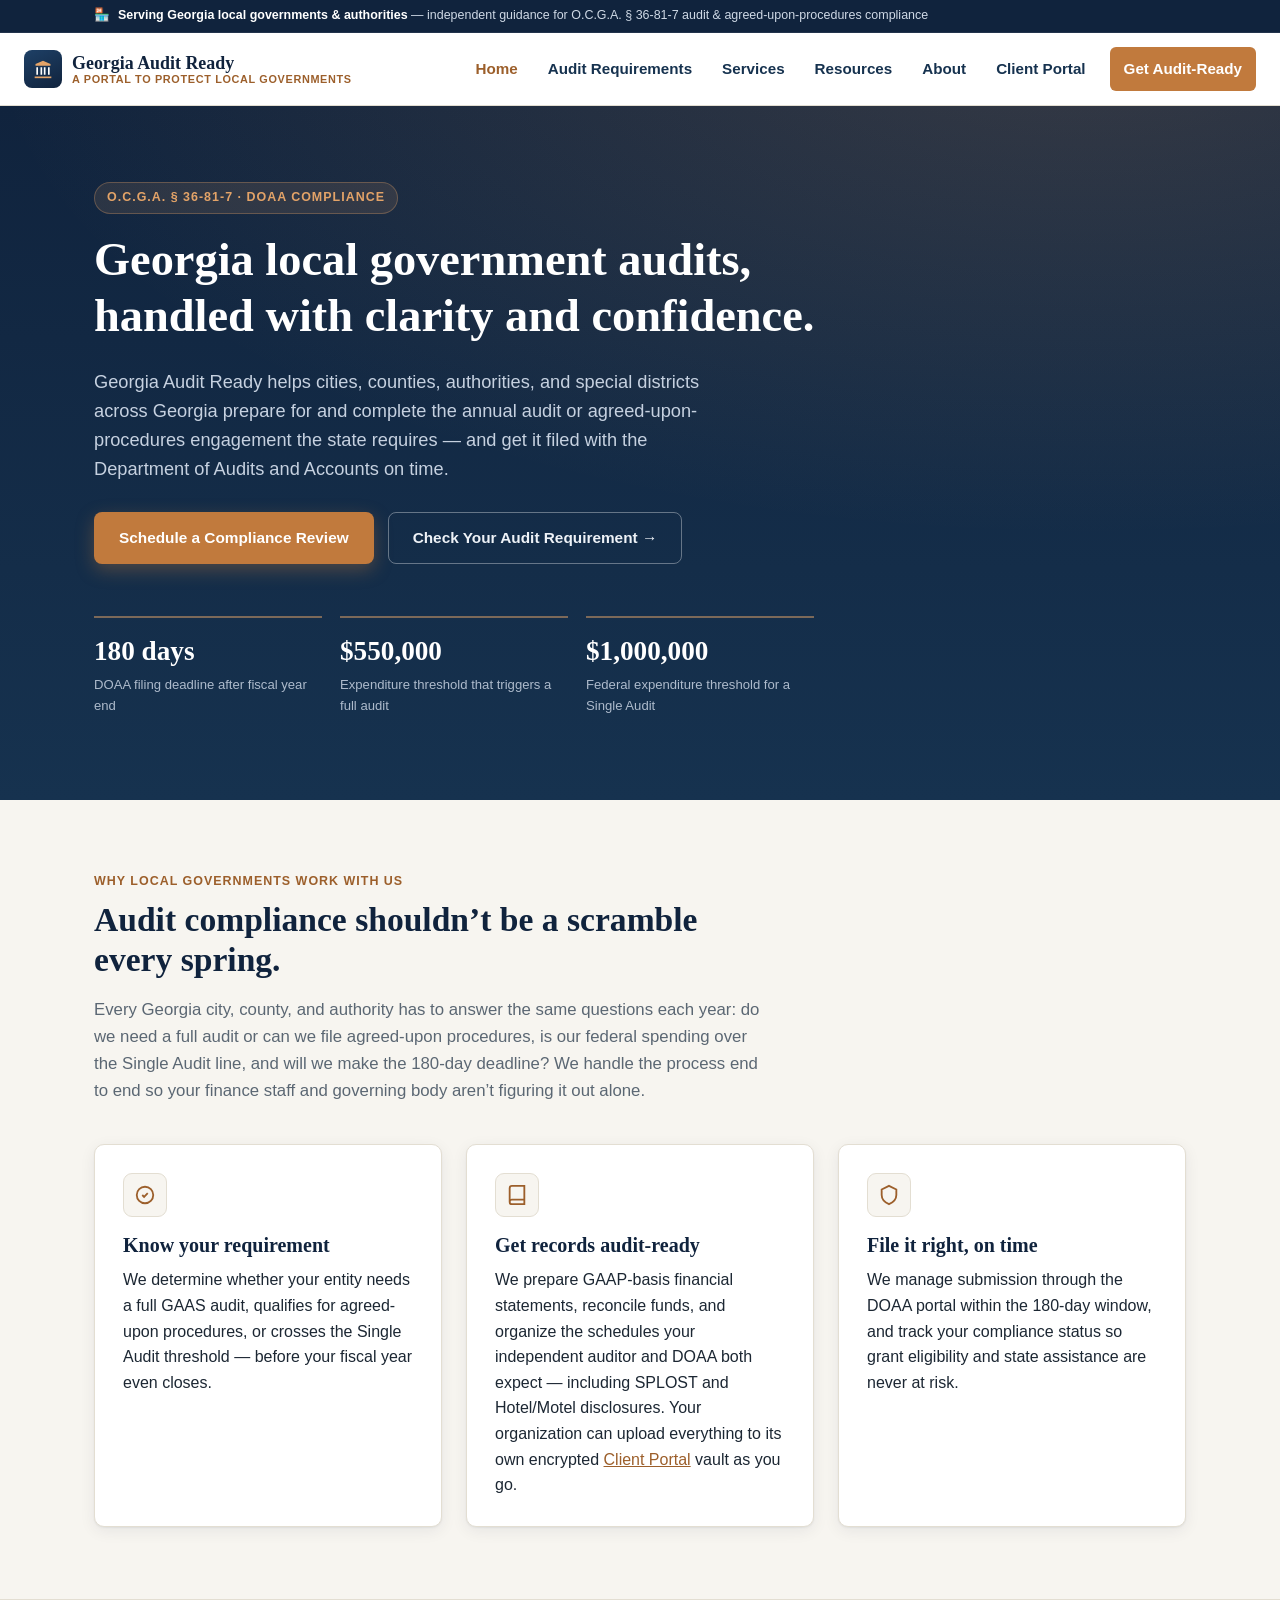
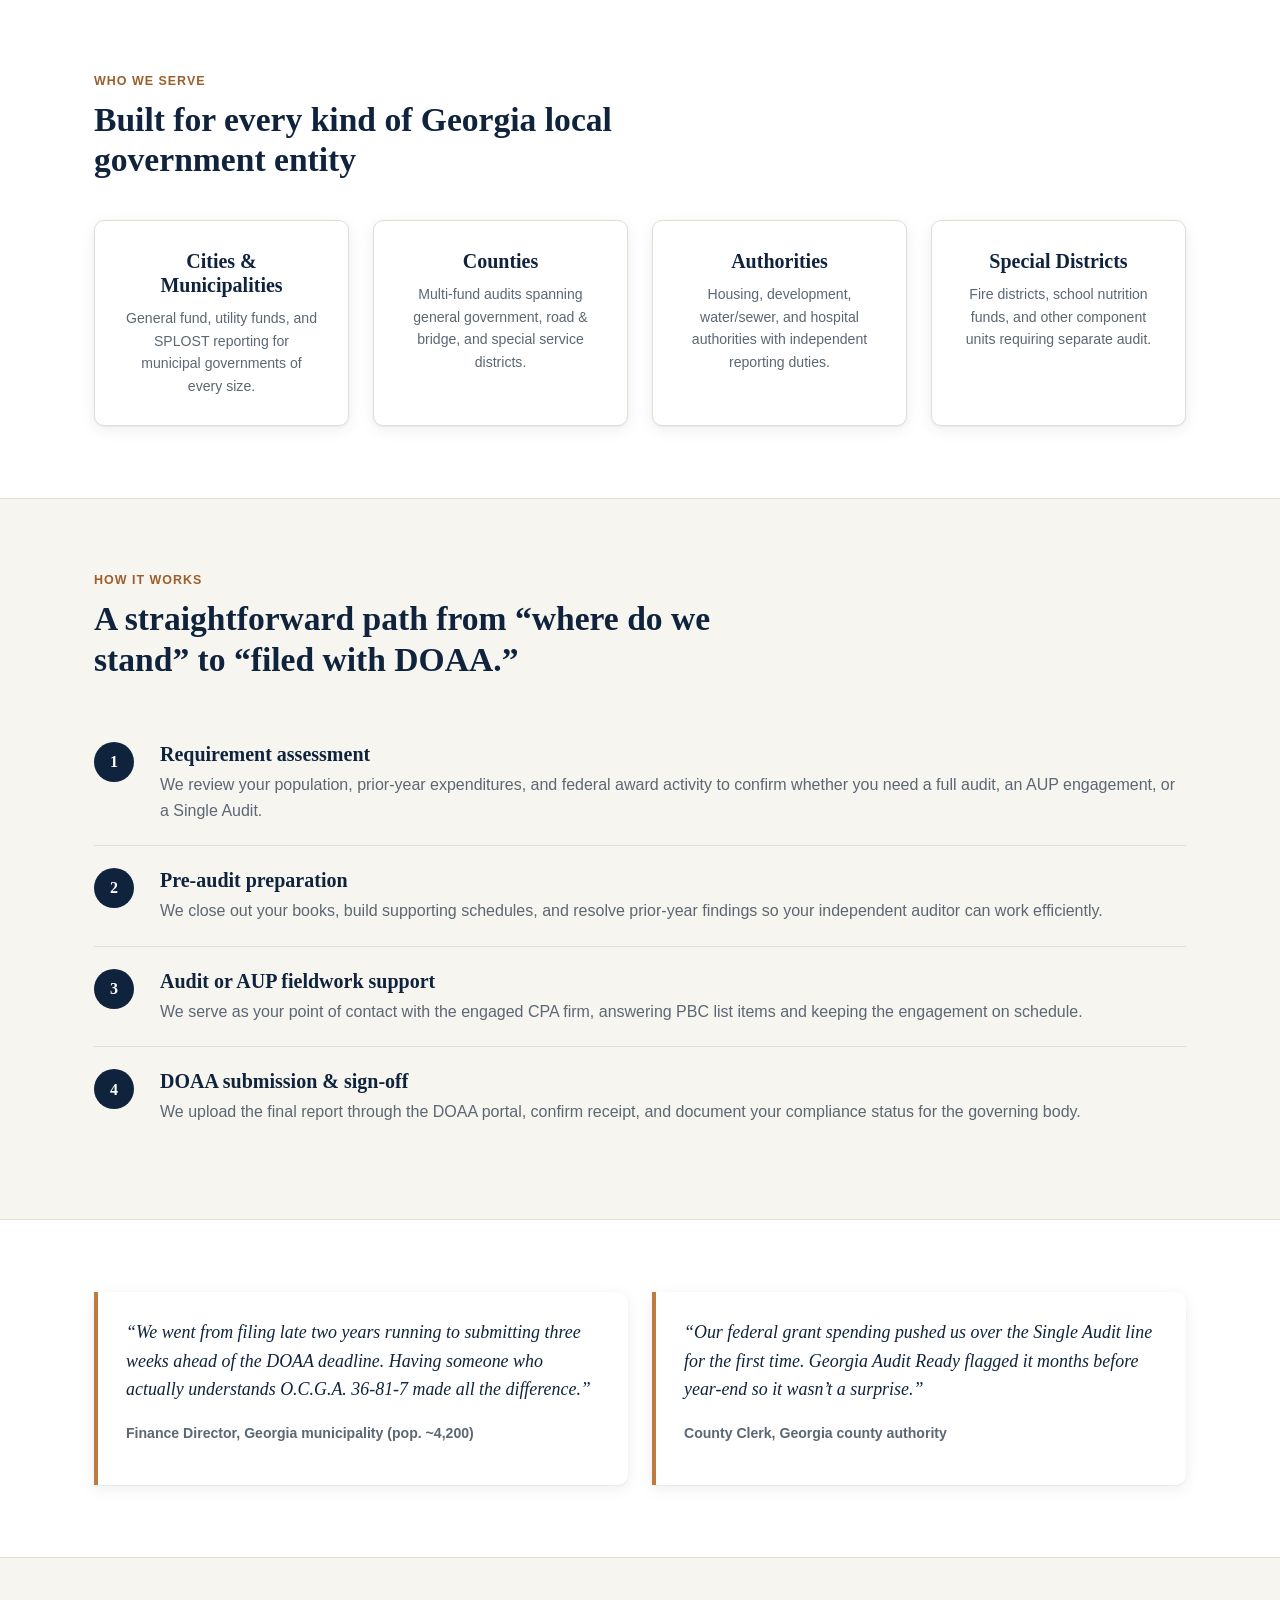
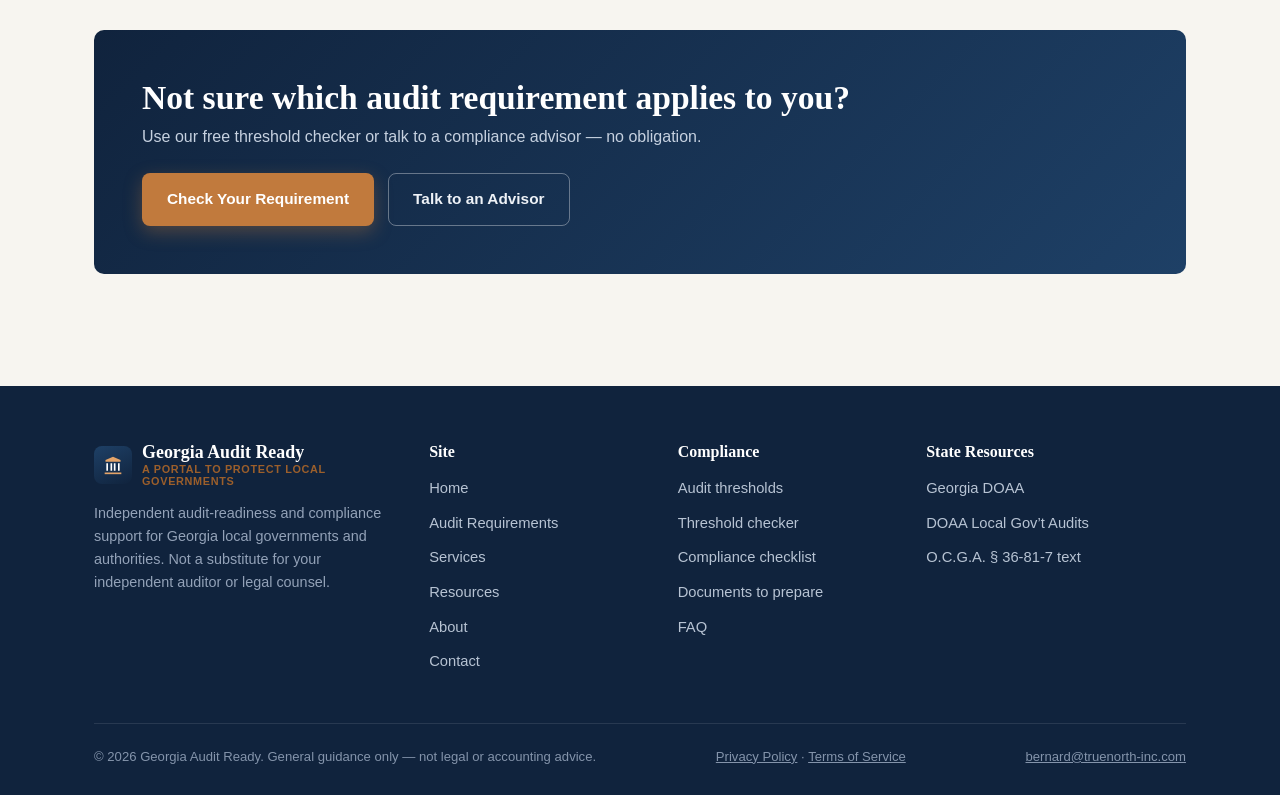
<file: index.html>
<!DOCTYPE html>
<html lang="en">
<head>
<meta charset="UTF-8">
<meta name="viewport" content="width=device-width, initial-scale=1.0">
<title>Georgia Audit Ready | A Portal to Protect Local Governments</title>
<meta name="description" content="Georgia Audit Ready helps Georgia cities, counties, and local authorities meet O.C.G.A. § 36-81-7 audit requirements — audit readiness, GAAP financial statements, Single Audit support, DOAA submission, and a secure client portal.">
<link rel="canonical" href="https://gaauditportal.com/">
<meta property="og:type" content="website">
<meta property="og:site_name" content="Georgia Audit Ready">
<meta property="og:title" content="Georgia Audit Ready | A Portal to Protect Local Governments">
<meta property="og:description" content="Georgia Audit Ready helps Georgia cities, counties, and local authorities meet O.C.G.A. § 36-81-7 audit requirements — audit readiness, GAAP financial statements, Single Audit support, DOAA submission, and a secure client portal.">
<meta property="og:url" content="https://gaauditportal.com/">
<meta name="twitter:card" content="summary">
<meta name="twitter:title" content="Georgia Audit Ready | A Portal to Protect Local Governments">
<meta name="twitter:description" content="Georgia Audit Ready helps Georgia cities, counties, and local authorities meet O.C.G.A. § 36-81-7 audit requirements — audit readiness, GAAP financial statements, Single Audit support, DOAA submission, and a secure client portal.">
<link rel="stylesheet" href="css/style.css">
<link rel="icon" href="data:image/svg+xml,%3Csvg xmlns='http://www.w3.org/2000/svg' viewBox='0 0 24 24'%3E%3Crect width='24' height='24' rx='5' fill='%2310233d'/%3E%3Cpath d='M12 3L4 6.5v2h16v-2z' fill='%23e3a368'/%3E%3Cpath d='M5 10h2v8H5zm12 0h2v8h-2zM9.5 10h2v8h-2zm3 0h2v8h-2z' fill='%23fff'/%3E%3Cpath d='M3 19h18v2H3z' fill='%23e3a368'/%3E%3C/svg%3E">
</head>
<body>
<a href="#main" class="skip-link">Skip to content</a>

<div class="gov-banner">
  <div class="container">
    <span>&#127978;</span>
    <span><strong>Serving Georgia local governments &amp; authorities</strong> &mdash; independent guidance for O.C.G.A. § 36-81-7 audit &amp; agreed-upon-procedures compliance</span>
  </div>
</div>

<header class="site-header">
  <div class="nav-wrap">
    <a href="index.html" class="brand">
      <span class="brand-mark" aria-hidden="true">
        <svg viewBox="0 0 24 24" fill="none" xmlns="http://www.w3.org/2000/svg">
          <path d="M12 2L3 6v2h18V6l-9-4z" fill="#e3a368"/>
          <path d="M4 10h2v9H4v-9zm14 0h2v9h-2v-9zM9 10h2v9H9v-9zm4 0h2v9h-2v-9z" fill="#fff"/>
          <path d="M2 21h20v2H2z" fill="#e3a368"/>
        </svg>
      </span>
      <span class="brand-text">
        <span class="name">Georgia Audit Ready</span>
        <span class="tag">A Portal to Protect Local Governments</span>
      </span>
    </a>
    <button class="nav-toggle" aria-label="Toggle navigation" aria-expanded="false">
      <span></span>
    </button>
    <nav class="primary-nav" aria-label="Primary">
      <a href="index.html">Home</a>
      <a href="requirements.html">Audit Requirements</a>
      <a href="services.html">Services</a>
      <a href="resources.html">Resources</a>
      <a href="about.html">About</a>
      <a href="portal-login.html">Client Portal</a>
      <a href="contact.html" class="nav-cta">Get Audit-Ready</a>
    </nav>
  </div>
</header>

<main id="main">

  <section class="hero">
    <div class="container">
      <span class="eyebrow">O.C.G.A. § 36-81-7 &middot; DOAA Compliance</span>
      <h1>Georgia local government audits, handled with clarity and confidence.</h1>
      <p class="lead">Georgia Audit Ready helps cities, counties, authorities, and special districts across Georgia prepare for and complete the annual audit or agreed-upon-procedures engagement the state requires &mdash; and get it filed with the Department of Audits and Accounts on time.</p>
      <div class="hero-actions">
        <a href="contact.html" class="btn btn-primary">Schedule a Compliance Review</a>
        <a href="requirements.html" class="btn btn-ghost">Check Your Audit Requirement &rarr;</a>
      </div>

      <div class="hero-stats">
        <div class="stat">
          <div class="num">180 days</div>
          <div class="label">DOAA filing deadline after fiscal year end</div>
        </div>
        <div class="stat">
          <div class="num">$550,000</div>
          <div class="label">Expenditure threshold that triggers a full audit</div>
        </div>
        <div class="stat">
          <div class="num">$1,000,000</div>
          <div class="label">Federal expenditure threshold for a Single Audit</div>
        </div>
      </div>
    </div>
  </section>

  <section>
    <div class="container">
      <div class="section-head">
        <span class="kicker">Why local governments work with us</span>
        <h2>Audit compliance shouldn&rsquo;t be a scramble every spring.</h2>
        <p>Every Georgia city, county, and authority has to answer the same questions each year: do we need a full audit or can we file agreed-upon procedures, is our federal spending over the Single Audit line, and will we make the 180-day deadline? We handle the process end to end so your finance staff and governing body aren&rsquo;t figuring it out alone.</p>
      </div>

      <div class="grid grid-3">
        <div class="card">
          <div class="icon" aria-hidden="true">
            <svg viewBox="0 0 24 24" fill="none" stroke="currentColor" stroke-width="2"><path d="M9 12l2 2 4-4M21 12a9 9 0 11-18 0 9 9 0 0118 0z"/></svg>
          </div>
          <h3>Know your requirement</h3>
          <p>We determine whether your entity needs a full GAAS audit, qualifies for agreed-upon procedures, or crosses the Single Audit threshold &mdash; before your fiscal year even closes.</p>
        </div>
        <div class="card">
          <div class="icon" aria-hidden="true">
            <svg viewBox="0 0 24 24" fill="none" stroke="currentColor" stroke-width="2"><path d="M4 19.5A2.5 2.5 0 016.5 17H20M4 19.5A2.5 2.5 0 006.5 22H20V2H6.5A2.5 2.5 0 004 4.5v15z"/></svg>
          </div>
          <h3>Get records audit-ready</h3>
          <p>We prepare GAAP-basis financial statements, reconcile funds, and organize the schedules your independent auditor and DOAA both expect &mdash; including SPLOST and Hotel/Motel disclosures. Your organization can upload everything to its own encrypted <a href="portal-login.html">Client Portal</a> vault as you go.</p>
        </div>
        <div class="card">
          <div class="icon" aria-hidden="true">
            <svg viewBox="0 0 24 24" fill="none" stroke="currentColor" stroke-width="2"><path d="M12 2l8 4v6c0 5-3.5 8-8 10-4.5-2-8-5-8-10V6l8-4z"/></svg>
          </div>
          <h3>File it right, on time</h3>
          <p>We manage submission through the DOAA portal within the 180-day window, and track your compliance status so grant eligibility and state assistance are never at risk.</p>
        </div>
      </div>
    </div>
  </section>

  <section class="alt-bg">
    <div class="container">
      <div class="section-head">
        <span class="kicker">Who we serve</span>
        <h2>Built for every kind of Georgia local government entity</h2>
      </div>
      <div class="grid grid-4">
        <div class="card text-center">
          <h3>Cities &amp; Municipalities</h3>
          <p class="small">General fund, utility funds, and SPLOST reporting for municipal governments of every size.</p>
        </div>
        <div class="card text-center">
          <h3>Counties</h3>
          <p class="small">Multi-fund audits spanning general government, road &amp; bridge, and special service districts.</p>
        </div>
        <div class="card text-center">
          <h3>Authorities</h3>
          <p class="small">Housing, development, water/sewer, and hospital authorities with independent reporting duties.</p>
        </div>
        <div class="card text-center">
          <h3>Special Districts</h3>
          <p class="small">Fire districts, school nutrition funds, and other component units requiring separate audit.</p>
        </div>
      </div>
    </div>
  </section>

  <section>
    <div class="container">
      <div class="section-head">
        <span class="kicker">How it works</span>
        <h2>A straightforward path from &ldquo;where do we stand&rdquo; to &ldquo;filed with DOAA.&rdquo;</h2>
      </div>
      <ol class="process-list">
        <li>
          <div>
            <h3>Requirement assessment</h3>
            <p>We review your population, prior-year expenditures, and federal award activity to confirm whether you need a full audit, an AUP engagement, or a Single Audit.</p>
          </div>
        </li>
        <li>
          <div>
            <h3>Pre-audit preparation</h3>
            <p>We close out your books, build supporting schedules, and resolve prior-year findings so your independent auditor can work efficiently.</p>
          </div>
        </li>
        <li>
          <div>
            <h3>Audit or AUP fieldwork support</h3>
            <p>We serve as your point of contact with the engaged CPA firm, answering PBC list items and keeping the engagement on schedule.</p>
          </div>
        </li>
        <li>
          <div>
            <h3>DOAA submission &amp; sign-off</h3>
            <p>We upload the final report through the DOAA portal, confirm receipt, and document your compliance status for the governing body.</p>
          </div>
        </li>
      </ol>
    </div>
  </section>

  <section class="alt-bg">
    <div class="container">
      <div class="grid grid-2">
        <div class="quote-card">
          <p class="quote">&ldquo;We went from filing late two years running to submitting three weeks ahead of the DOAA deadline. Having someone who actually understands O.C.G.A. 36-81-7 made all the difference.&rdquo;</p>
          <p class="attribution">Finance Director, Georgia municipality (pop. ~4,200)</p>
        </div>
        <div class="quote-card">
          <p class="quote">&ldquo;Our federal grant spending pushed us over the Single Audit line for the first time. Georgia Audit Ready flagged it months before year-end so it wasn&rsquo;t a surprise.&rdquo;</p>
          <p class="attribution">County Clerk, Georgia county authority</p>
        </div>
      </div>
    </div>
  </section>

  <section>
    <div class="container">
      <div class="cta-band">
        <div>
          <h2>Not sure which audit requirement applies to you?</h2>
          <p>Use our free threshold checker or talk to a compliance advisor &mdash; no obligation.</p>
        </div>
        <div class="hero-actions">
          <a href="requirements.html#threshold-tool" class="btn btn-primary">Check Your Requirement</a>
          <a href="contact.html" class="btn btn-ghost">Talk to an Advisor</a>
        </div>
      </div>
    </div>
  </section>

</main>

<footer class="site-footer">
  <div class="container">
    <div class="footer-grid">
      <div class="footer-brand">
        <div class="brand" style="margin-bottom:14px;">
          <span class="brand-mark" aria-hidden="true">
            <svg viewBox="0 0 24 24" fill="none" xmlns="http://www.w3.org/2000/svg">
              <path d="M12 2L3 6v2h18V6l-9-4z" fill="#e3a368"/>
              <path d="M4 10h2v9H4v-9zm14 0h2v9h-2v-9zM9 10h2v9H9v-9zm4 0h2v9h-2v-9z" fill="#fff"/>
              <path d="M2 21h20v2H2z" fill="#e3a368"/>
            </svg>
          </span>
          <span class="brand-text">
            <span class="name" style="color:#fff;">Georgia Audit Ready</span>
            <span class="tag">A Portal to Protect Local Governments</span>
          </span>
        </div>
        <p>Independent audit-readiness and compliance support for Georgia local governments and authorities. Not a substitute for your independent auditor or legal counsel.</p>
      </div>
      <div>
        <h4>Site</h4>
        <ul>
          <li><a href="index.html">Home</a></li>
          <li><a href="requirements.html">Audit Requirements</a></li>
          <li><a href="services.html">Services</a></li>
          <li><a href="resources.html">Resources</a></li>
          <li><a href="about.html">About</a></li>
          <li><a href="contact.html">Contact</a></li>
        </ul>
      </div>
      <div>
        <h4>Compliance</h4>
        <ul>
          <li><a href="requirements.html#thresholds">Audit thresholds</a></li>
          <li><a href="requirements.html#threshold-tool">Threshold checker</a></li>
          <li><a href="resources.html#checklist">Compliance checklist</a></li>
          <li><a href="resources.html#documents">Documents to prepare</a></li>
          <li><a href="resources.html#faq">FAQ</a></li>
        </ul>
      </div>
      <div>
        <h4>State Resources</h4>
        <ul>
          <li><a href="https://www.audits.ga.gov/" target="_blank" rel="noopener">Georgia DOAA</a></li>
          <li><a href="https://www.audits.ga.gov/NALGAD/Local_Government_Audits.html" target="_blank" rel="noopener">DOAA Local Gov&rsquo;t Audits</a></li>
          <li><a href="https://law.justia.com/codes/georgia/title-36/provisions-applicable-to-counties-municipal-corporations-and-other-governmental-entities/chapter-81/article-1/section-36-81-7/" target="_blank" rel="noopener">O.C.G.A. § 36-81-7 text</a></li>
        </ul>
      </div>
    </div>
    <div class="footer-bottom">
      <span>&copy; <span data-year>2026</span> Georgia Audit Ready. General guidance only &mdash; not legal or accounting advice.</span>
      <span><a href="privacy.html">Privacy Policy</a> &middot; <a href="terms.html">Terms of Service</a></span>
      <span><a href="contact.html">bernard@truenorth-inc.com</a></span>
    </div>
  </div>
</footer>
<script src="js/main.js"></script>
</body>
</html>
</file>
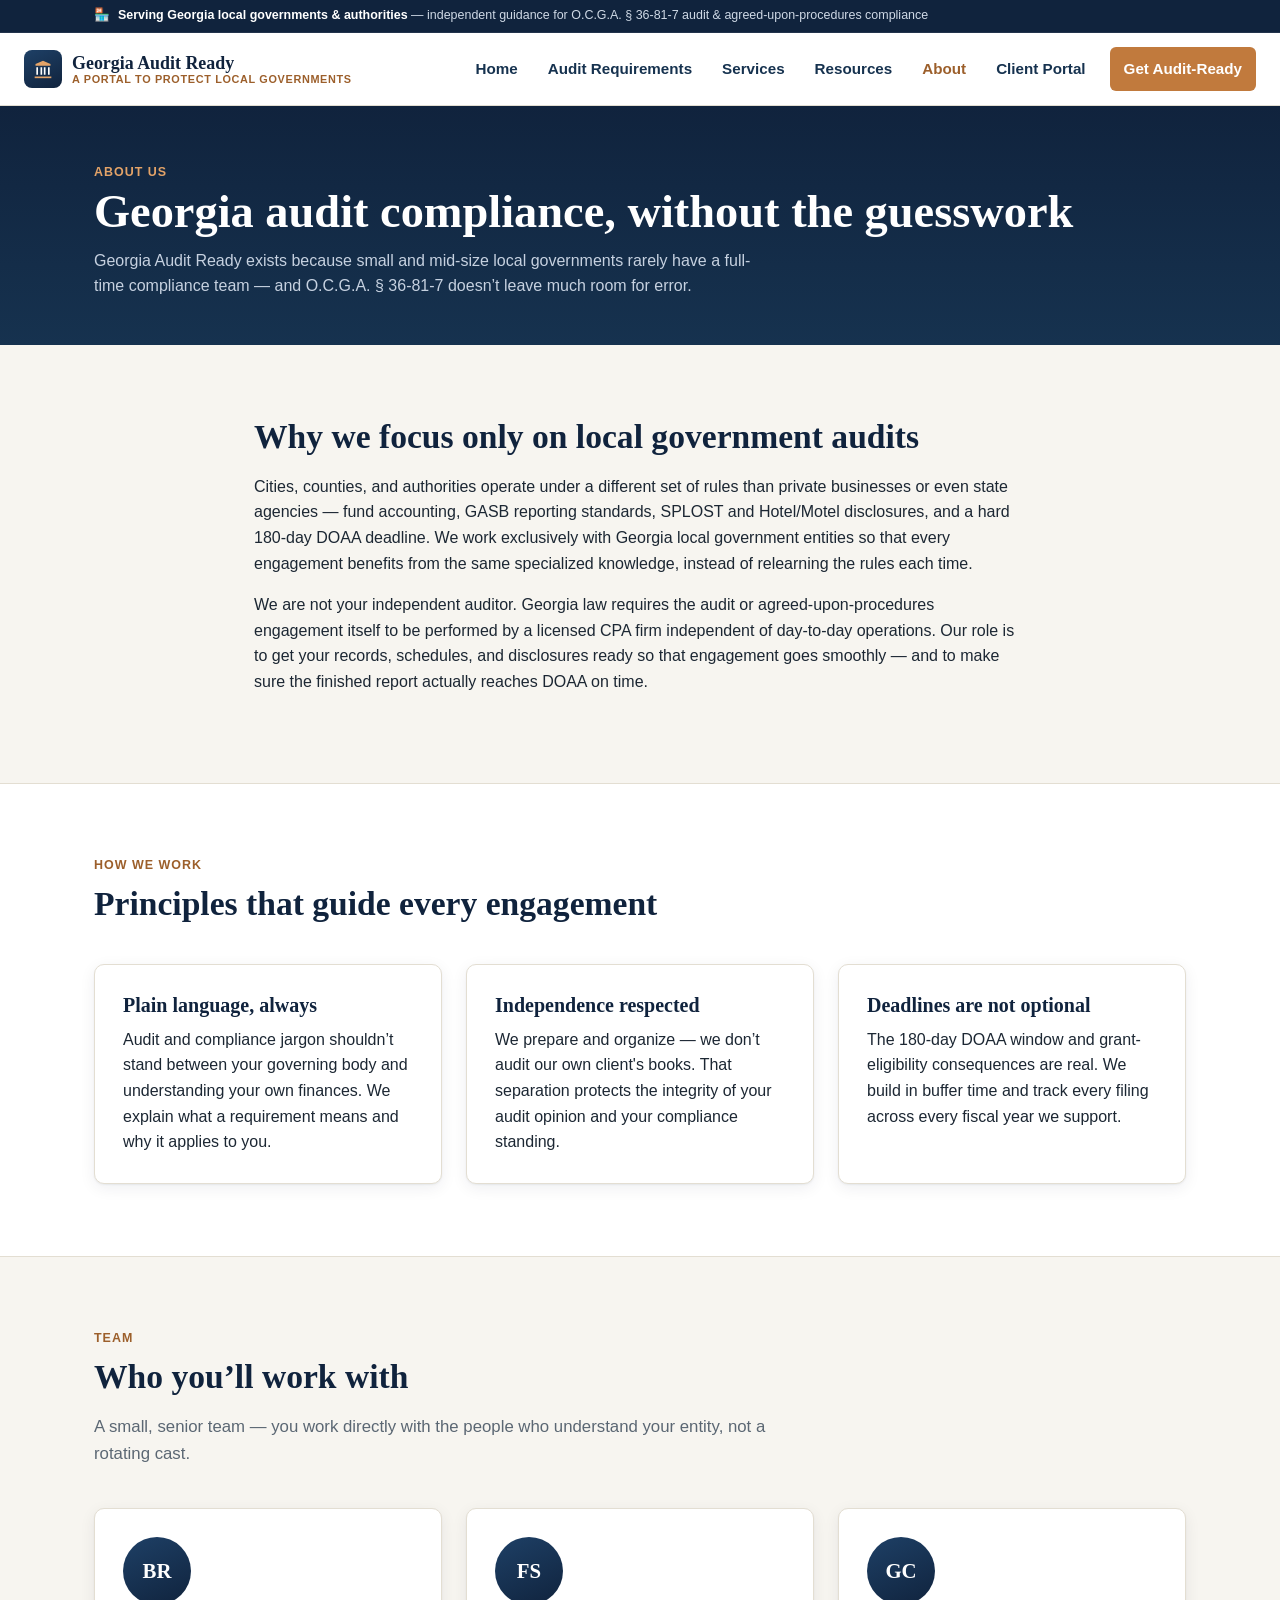
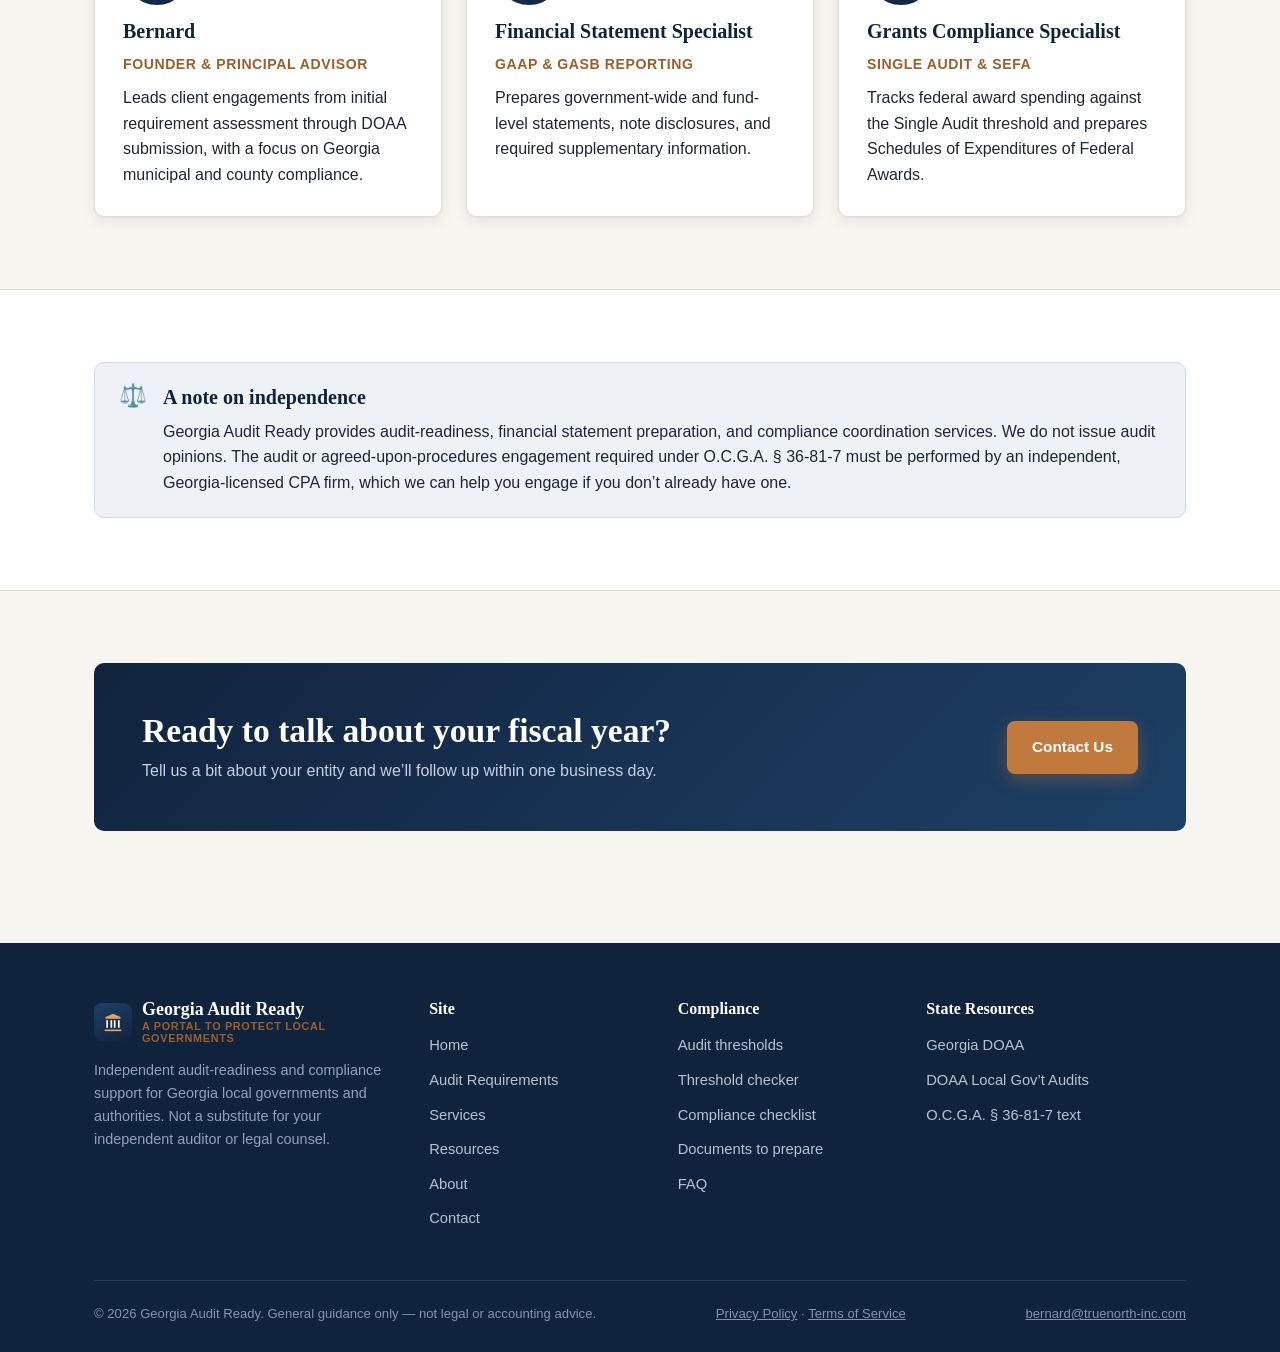
<file: about.html>
<!DOCTYPE html>
<html lang="en">
<head>
<meta charset="UTF-8">
<meta name="viewport" content="width=device-width, initial-scale=1.0">
<title>About | Georgia Audit Ready</title>
<meta name="description" content="Georgia Audit Ready helps Georgia cities, counties, and authorities navigate O.C.G.A. § 36-81-7 audit compliance with clear, practical guidance and a secure client portal.">
<link rel="canonical" href="https://gaauditportal.com/about.html">
<meta property="og:type" content="website">
<meta property="og:site_name" content="Georgia Audit Ready">
<meta property="og:title" content="About | Georgia Audit Ready">
<meta property="og:description" content="Georgia Audit Ready helps Georgia cities, counties, and authorities navigate O.C.G.A. § 36-81-7 audit compliance with clear, practical guidance and a secure client portal.">
<meta property="og:url" content="https://gaauditportal.com/about.html">
<meta name="twitter:card" content="summary">
<meta name="twitter:title" content="About | Georgia Audit Ready">
<meta name="twitter:description" content="Georgia Audit Ready helps Georgia cities, counties, and authorities navigate O.C.G.A. § 36-81-7 audit compliance with clear, practical guidance and a secure client portal.">
<link rel="stylesheet" href="css/style.css">
<link rel="icon" href="data:image/svg+xml,%3Csvg xmlns='http://www.w3.org/2000/svg' viewBox='0 0 24 24'%3E%3Crect width='24' height='24' rx='5' fill='%2310233d'/%3E%3Cpath d='M12 3L4 6.5v2h16v-2z' fill='%23e3a368'/%3E%3Cpath d='M5 10h2v8H5zm12 0h2v8h-2zM9.5 10h2v8h-2zm3 0h2v8h-2z' fill='%23fff'/%3E%3Cpath d='M3 19h18v2H3z' fill='%23e3a368'/%3E%3C/svg%3E">
</head>
<body>
<a href="#main" class="skip-link">Skip to content</a>

<div class="gov-banner">
  <div class="container">
    <span>&#127978;</span>
    <span><strong>Serving Georgia local governments &amp; authorities</strong> &mdash; independent guidance for O.C.G.A. § 36-81-7 audit &amp; agreed-upon-procedures compliance</span>
  </div>
</div>

<header class="site-header">
  <div class="nav-wrap">
    <a href="index.html" class="brand">
      <span class="brand-mark" aria-hidden="true">
        <svg viewBox="0 0 24 24" fill="none" xmlns="http://www.w3.org/2000/svg">
          <path d="M12 2L3 6v2h18V6l-9-4z" fill="#e3a368"/>
          <path d="M4 10h2v9H4v-9zm14 0h2v9h-2v-9zM9 10h2v9H9v-9zm4 0h2v9h-2v-9z" fill="#fff"/>
          <path d="M2 21h20v2H2z" fill="#e3a368"/>
        </svg>
      </span>
      <span class="brand-text">
        <span class="name">Georgia Audit Ready</span>
        <span class="tag">A Portal to Protect Local Governments</span>
      </span>
    </a>
    <button class="nav-toggle" aria-label="Toggle navigation" aria-expanded="false">
      <span></span>
    </button>
    <nav class="primary-nav" aria-label="Primary">
      <a href="index.html">Home</a>
      <a href="requirements.html">Audit Requirements</a>
      <a href="services.html">Services</a>
      <a href="resources.html">Resources</a>
      <a href="about.html">About</a>
      <a href="portal-login.html">Client Portal</a>
      <a href="contact.html" class="nav-cta">Get Audit-Ready</a>
    </nav>
  </div>
</header>

<main id="main">

  <div class="page-header">
    <div class="container">
      <span class="eyebrow">About us</span>
      <h1>Georgia audit compliance, without the guesswork</h1>
      <p>Georgia Audit Ready exists because small and mid-size local governments rarely have a full-time compliance team &mdash; and O.C.G.A. § 36-81-7 doesn&rsquo;t leave much room for error.</p>
    </div>
  </div>

  <section>
    <div class="container-narrow">
      <h2>Why we focus only on local government audits</h2>
      <p>Cities, counties, and authorities operate under a different set of rules than private businesses or even state agencies &mdash; fund accounting, GASB reporting standards, SPLOST and Hotel/Motel disclosures, and a hard 180-day DOAA deadline. We work exclusively with Georgia local government entities so that every engagement benefits from the same specialized knowledge, instead of relearning the rules each time.</p>
      <p>We are not your independent auditor. Georgia law requires the audit or agreed-upon-procedures engagement itself to be performed by a licensed CPA firm independent of day-to-day operations. Our role is to get your records, schedules, and disclosures ready so that engagement goes smoothly &mdash; and to make sure the finished report actually reaches DOAA on time.</p>
    </div>
  </section>

  <section class="alt-bg">
    <div class="container">
      <div class="section-head">
        <span class="kicker">How we work</span>
        <h2>Principles that guide every engagement</h2>
      </div>
      <div class="grid grid-3">
        <div class="card">
          <h3>Plain language, always</h3>
          <p>Audit and compliance jargon shouldn&rsquo;t stand between your governing body and understanding your own finances. We explain what a requirement means and why it applies to you.</p>
        </div>
        <div class="card">
          <h3>Independence respected</h3>
          <p>We prepare and organize &mdash; we don&rsquo;t audit our own client's books. That separation protects the integrity of your audit opinion and your compliance standing.</p>
        </div>
        <div class="card">
          <h3>Deadlines are not optional</h3>
          <p>The 180-day DOAA window and grant-eligibility consequences are real. We build in buffer time and track every filing across every fiscal year we support.</p>
        </div>
      </div>
    </div>
  </section>

  <section>
    <div class="container">
      <div class="section-head">
        <span class="kicker">Team</span>
        <h2>Who you&rsquo;ll work with</h2>
        <p>A small, senior team &mdash; you work directly with the people who understand your entity, not a rotating cast.</p>
      </div>
      <div class="grid grid-3">
        <div class="card team-card">
          <div class="avatar">BR</div>
          <h3>Bernard</h3>
          <div class="role">Founder &amp; Principal Advisor</div>
          <p>Leads client engagements from initial requirement assessment through DOAA submission, with a focus on Georgia municipal and county compliance.</p>
        </div>
        <div class="card team-card">
          <div class="avatar">FS</div>
          <h3>Financial Statement Specialist</h3>
          <div class="role">GAAP &amp; GASB Reporting</div>
          <p>Prepares government-wide and fund-level statements, note disclosures, and required supplementary information.</p>
        </div>
        <div class="card team-card">
          <div class="avatar">GC</div>
          <h3>Grants Compliance Specialist</h3>
          <div class="role">Single Audit &amp; SEFA</div>
          <p>Tracks federal award spending against the Single Audit threshold and prepares Schedules of Expenditures of Federal Awards.</p>
        </div>
      </div>
    </div>
  </section>

  <section class="alt-bg">
    <div class="container">
      <div class="callout info">
        <div class="glyph">&#9878;&#65039;</div>
        <div>
          <h3>A note on independence</h3>
          <p>Georgia Audit Ready provides audit-readiness, financial statement preparation, and compliance coordination services. We do not issue audit opinions. The audit or agreed-upon-procedures engagement required under O.C.G.A. § 36-81-7 must be performed by an independent, Georgia-licensed CPA firm, which we can help you engage if you don&rsquo;t already have one.</p>
        </div>
      </div>
    </div>
  </section>

  <section>
    <div class="container">
      <div class="cta-band">
        <div>
          <h2>Ready to talk about your fiscal year?</h2>
          <p>Tell us a bit about your entity and we&rsquo;ll follow up within one business day.</p>
        </div>
        <a href="contact.html" class="btn btn-primary">Contact Us</a>
      </div>
    </div>
  </section>

</main>

<footer class="site-footer">
  <div class="container">
    <div class="footer-grid">
      <div class="footer-brand">
        <div class="brand" style="margin-bottom:14px;">
          <span class="brand-mark" aria-hidden="true">
            <svg viewBox="0 0 24 24" fill="none" xmlns="http://www.w3.org/2000/svg">
              <path d="M12 2L3 6v2h18V6l-9-4z" fill="#e3a368"/>
              <path d="M4 10h2v9H4v-9zm14 0h2v9h-2v-9zM9 10h2v9H9v-9zm4 0h2v9h-2v-9z" fill="#fff"/>
              <path d="M2 21h20v2H2z" fill="#e3a368"/>
            </svg>
          </span>
          <span class="brand-text">
            <span class="name" style="color:#fff;">Georgia Audit Ready</span>
            <span class="tag">A Portal to Protect Local Governments</span>
          </span>
        </div>
        <p>Independent audit-readiness and compliance support for Georgia local governments and authorities. Not a substitute for your independent auditor or legal counsel.</p>
      </div>
      <div>
        <h4>Site</h4>
        <ul>
          <li><a href="index.html">Home</a></li>
          <li><a href="requirements.html">Audit Requirements</a></li>
          <li><a href="services.html">Services</a></li>
          <li><a href="resources.html">Resources</a></li>
          <li><a href="about.html">About</a></li>
          <li><a href="contact.html">Contact</a></li>
        </ul>
      </div>
      <div>
        <h4>Compliance</h4>
        <ul>
          <li><a href="requirements.html#thresholds">Audit thresholds</a></li>
          <li><a href="requirements.html#threshold-tool">Threshold checker</a></li>
          <li><a href="resources.html#checklist">Compliance checklist</a></li>
          <li><a href="resources.html#documents">Documents to prepare</a></li>
          <li><a href="resources.html#faq">FAQ</a></li>
        </ul>
      </div>
      <div>
        <h4>State Resources</h4>
        <ul>
          <li><a href="https://www.audits.ga.gov/" target="_blank" rel="noopener">Georgia DOAA</a></li>
          <li><a href="https://www.audits.ga.gov/NALGAD/Local_Government_Audits.html" target="_blank" rel="noopener">DOAA Local Gov&rsquo;t Audits</a></li>
          <li><a href="https://law.justia.com/codes/georgia/title-36/provisions-applicable-to-counties-municipal-corporations-and-other-governmental-entities/chapter-81/article-1/section-36-81-7/" target="_blank" rel="noopener">O.C.G.A. § 36-81-7 text</a></li>
        </ul>
      </div>
    </div>
    <div class="footer-bottom">
      <span>&copy; <span data-year>2026</span> Georgia Audit Ready. General guidance only &mdash; not legal or accounting advice.</span>
      <span><a href="privacy.html">Privacy Policy</a> &middot; <a href="terms.html">Terms of Service</a></span>
      <span><a href="contact.html">bernard@truenorth-inc.com</a></span>
    </div>
  </div>
</footer>
<script src="js/main.js"></script>
</body>
</html>
</file>
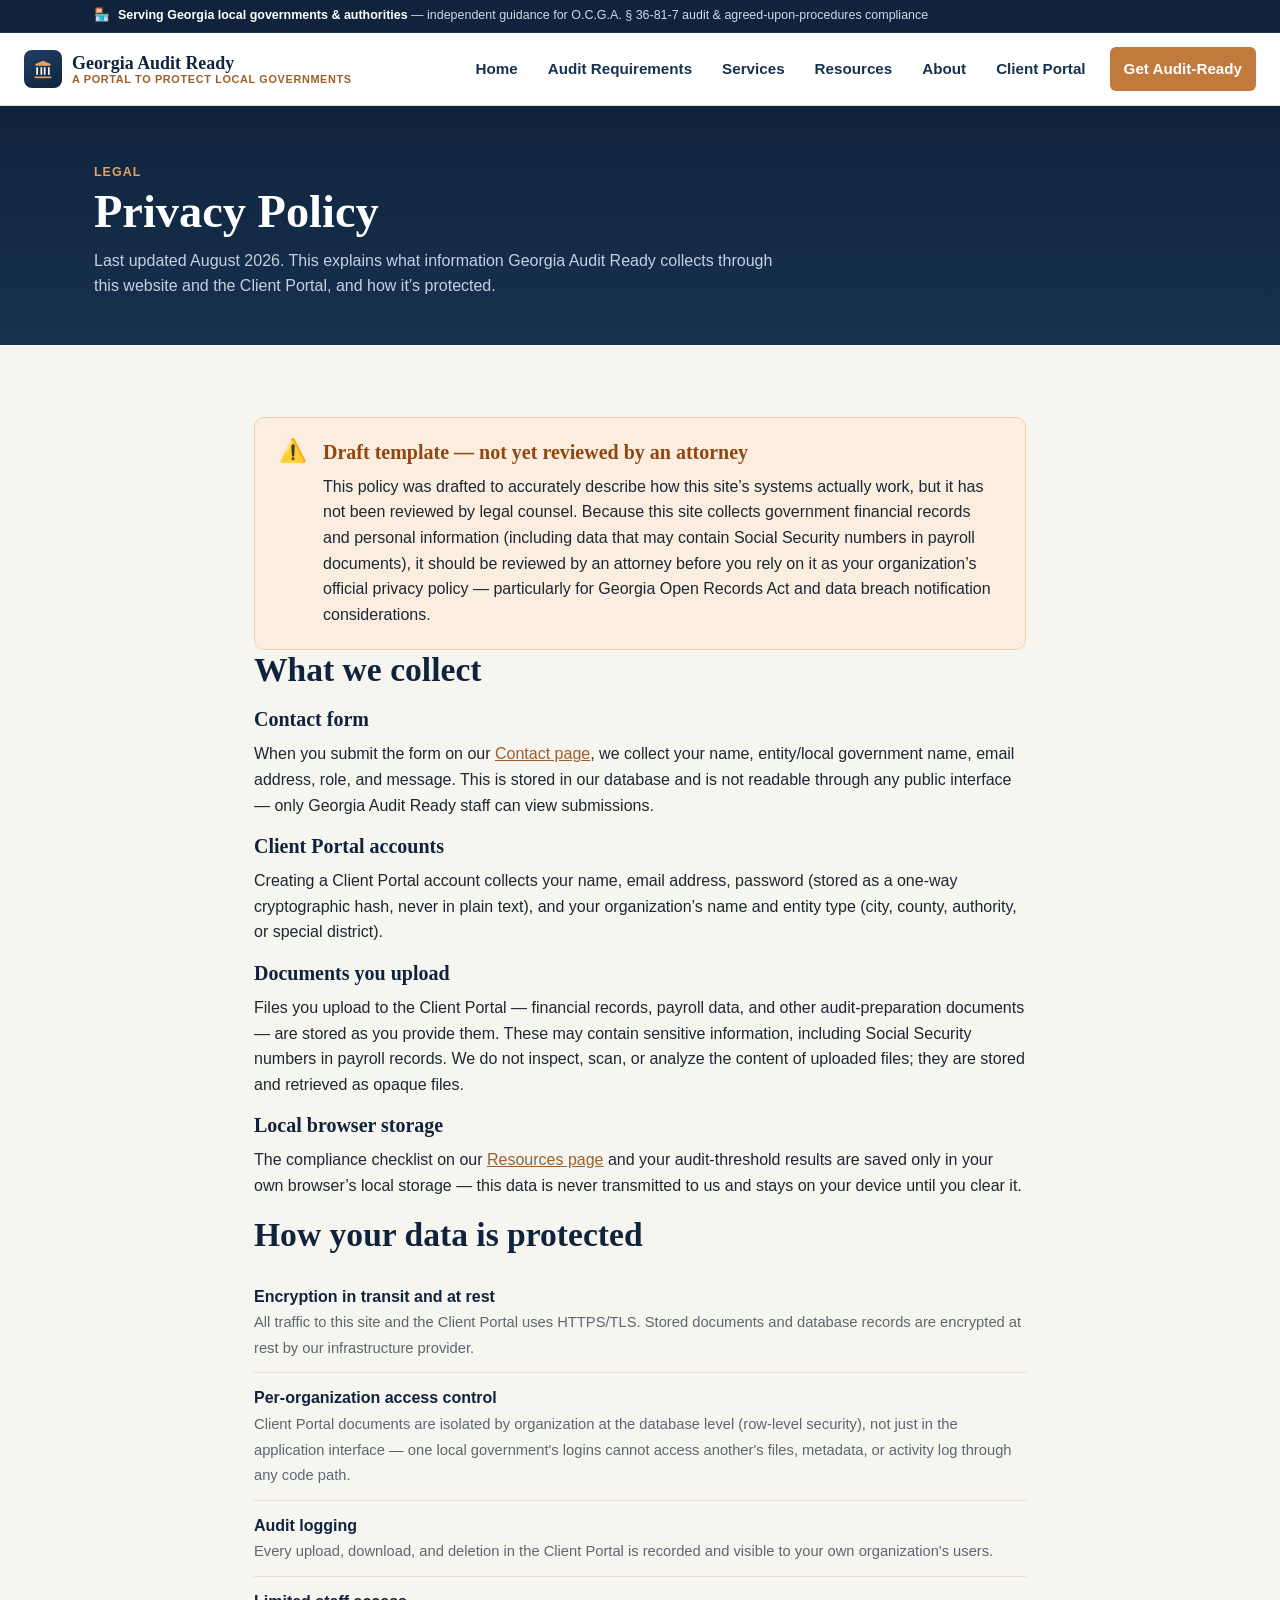
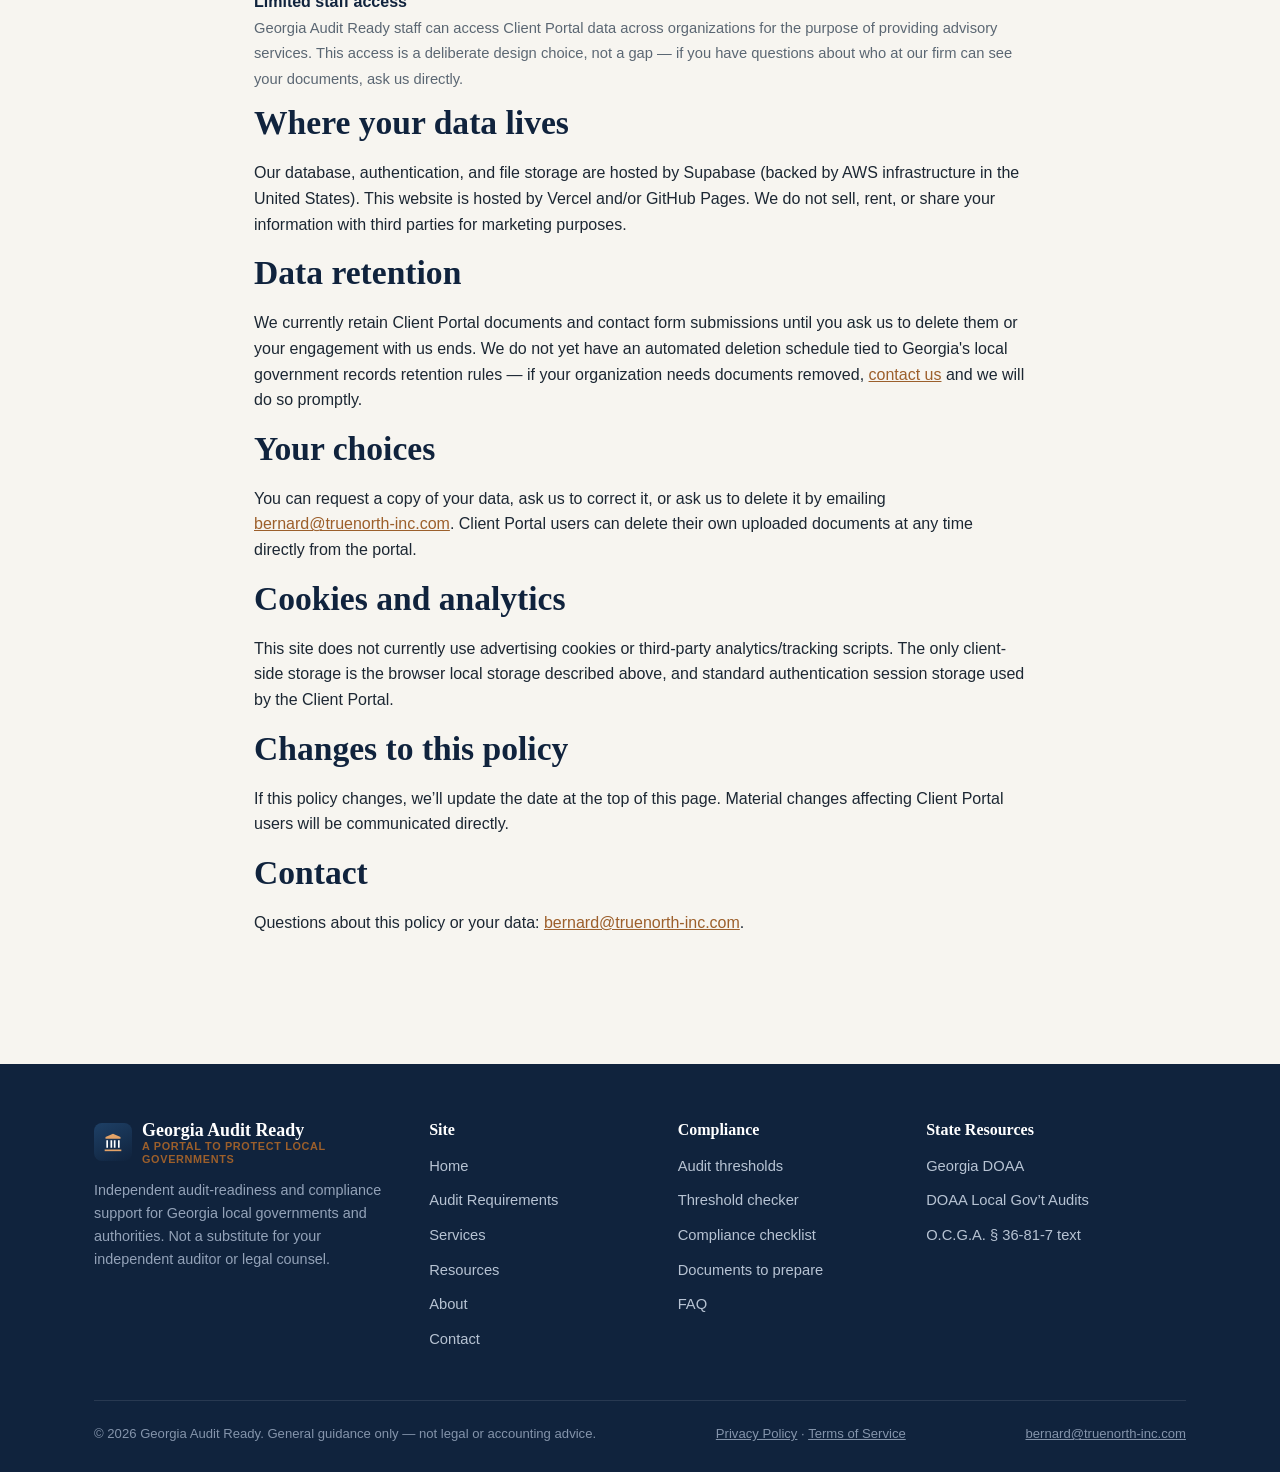
<file: privacy.html>
<!DOCTYPE html>
<html lang="en">
<head>
<meta charset="UTF-8">
<meta name="viewport" content="width=device-width, initial-scale=1.0">
<title>Privacy Policy | Georgia Audit Ready</title>
<meta name="description" content="How Georgia Audit Ready collects, stores, and protects information submitted through this website and the Client Portal.">
<link rel="canonical" href="https://gaauditportal.com/privacy.html">
<meta property="og:type" content="website">
<meta property="og:site_name" content="Georgia Audit Ready">
<meta property="og:title" content="Privacy Policy | Georgia Audit Ready">
<meta property="og:description" content="How Georgia Audit Ready collects, stores, and protects information submitted through this website and the Client Portal.">
<meta property="og:url" content="https://gaauditportal.com/privacy.html">
<meta name="twitter:card" content="summary">
<meta name="twitter:title" content="Privacy Policy | Georgia Audit Ready">
<meta name="twitter:description" content="How Georgia Audit Ready collects, stores, and protects information submitted through this website and the Client Portal.">
<link rel="stylesheet" href="css/style.css">
<link rel="icon" href="data:image/svg+xml,%3Csvg xmlns='http://www.w3.org/2000/svg' viewBox='0 0 24 24'%3E%3Crect width='24' height='24' rx='5' fill='%2310233d'/%3E%3Cpath d='M12 3L4 6.5v2h16v-2z' fill='%23e3a368'/%3E%3Cpath d='M5 10h2v8H5zm12 0h2v8h-2zM9.5 10h2v8h-2zm3 0h2v8h-2z' fill='%23fff'/%3E%3Cpath d='M3 19h18v2H3z' fill='%23e3a368'/%3E%3C/svg%3E">
</head>
<body>
<a href="#main" class="skip-link">Skip to content</a>

<div class="gov-banner">
  <div class="container">
    <span>&#127978;</span>
    <span><strong>Serving Georgia local governments &amp; authorities</strong> &mdash; independent guidance for O.C.G.A. § 36-81-7 audit &amp; agreed-upon-procedures compliance</span>
  </div>
</div>

<header class="site-header">
  <div class="nav-wrap">
    <a href="index.html" class="brand">
      <span class="brand-mark" aria-hidden="true">
        <svg viewBox="0 0 24 24" fill="none" xmlns="http://www.w3.org/2000/svg">
          <path d="M12 2L3 6v2h18V6l-9-4z" fill="#e3a368"/>
          <path d="M4 10h2v9H4v-9zm14 0h2v9h-2v-9zM9 10h2v9H9v-9zm4 0h2v9h-2v-9z" fill="#fff"/>
          <path d="M2 21h20v2H2z" fill="#e3a368"/>
        </svg>
      </span>
      <span class="brand-text">
        <span class="name">Georgia Audit Ready</span>
        <span class="tag">A Portal to Protect Local Governments</span>
      </span>
    </a>
    <button class="nav-toggle" aria-label="Toggle navigation" aria-expanded="false">
      <span></span>
    </button>
    <nav class="primary-nav" aria-label="Primary">
      <a href="index.html">Home</a>
      <a href="requirements.html">Audit Requirements</a>
      <a href="services.html">Services</a>
      <a href="resources.html">Resources</a>
      <a href="about.html">About</a>
      <a href="portal-login.html">Client Portal</a>
      <a href="contact.html" class="nav-cta">Get Audit-Ready</a>
    </nav>
  </div>
</header>

<main id="main">

  <div class="page-header">
    <div class="container">
      <span class="eyebrow">Legal</span>
      <h1>Privacy Policy</h1>
      <p>Last updated August 2026. This explains what information Georgia Audit Ready collects through this website and the Client Portal, and how it&rsquo;s protected.</p>
    </div>
  </div>

  <section>
    <div class="container-narrow">

      <div class="callout warn">
        <div class="glyph">&#9888;&#65039;</div>
        <div>
          <h3>Draft template &mdash; not yet reviewed by an attorney</h3>
          <p>This policy was drafted to accurately describe how this site&rsquo;s systems actually work, but it has not been reviewed by legal counsel. Because this site collects government financial records and personal information (including data that may contain Social Security numbers in payroll documents), it should be reviewed by an attorney before you rely on it as your organization&rsquo;s official privacy policy &mdash; particularly for Georgia Open Records Act and data breach notification considerations.</p>
        </div>
      </div>

      <h2>What we collect</h2>
      <h3>Contact form</h3>
      <p>When you submit the form on our <a href="contact.html">Contact page</a>, we collect your name, entity/local government name, email address, role, and message. This is stored in our database and is not readable through any public interface &mdash; only Georgia Audit Ready staff can view submissions.</p>

      <h3>Client Portal accounts</h3>
      <p>Creating a Client Portal account collects your name, email address, password (stored as a one-way cryptographic hash, never in plain text), and your organization&rsquo;s name and entity type (city, county, authority, or special district).</p>

      <h3>Documents you upload</h3>
      <p>Files you upload to the Client Portal &mdash; financial records, payroll data, and other audit-preparation documents &mdash; are stored as you provide them. These may contain sensitive information, including Social Security numbers in payroll records. We do not inspect, scan, or analyze the content of uploaded files; they are stored and retrieved as opaque files.</p>

      <h3>Local browser storage</h3>
      <p>The compliance checklist on our <a href="resources.html#checklist">Resources page</a> and your audit-threshold results are saved only in your own browser&rsquo;s local storage &mdash; this data is never transmitted to us and stays on your device until you clear it.</p>

      <h2>How your data is protected</h2>
      <ul class="checklist" style="margin-top:16px;">
        <li>
          <label style="cursor:default;">
            <span class="item-title">Encryption in transit and at rest</span>
            <span class="item-desc">All traffic to this site and the Client Portal uses HTTPS/TLS. Stored documents and database records are encrypted at rest by our infrastructure provider.</span>
          </label>
        </li>
        <li>
          <label style="cursor:default;">
            <span class="item-title">Per-organization access control</span>
            <span class="item-desc">Client Portal documents are isolated by organization at the database level (row-level security), not just in the application interface &mdash; one local government's logins cannot access another's files, metadata, or activity log through any code path.</span>
          </label>
        </li>
        <li>
          <label style="cursor:default;">
            <span class="item-title">Audit logging</span>
            <span class="item-desc">Every upload, download, and deletion in the Client Portal is recorded and visible to your own organization's users.</span>
          </label>
        </li>
        <li>
          <label style="cursor:default;">
            <span class="item-title">Limited staff access</span>
            <span class="item-desc">Georgia Audit Ready staff can access Client Portal data across organizations for the purpose of providing advisory services. This access is a deliberate design choice, not a gap &mdash; if you have questions about who at our firm can see your documents, ask us directly.</span>
          </label>
        </li>
      </ul>

      <h2>Where your data lives</h2>
      <p>Our database, authentication, and file storage are hosted by Supabase (backed by AWS infrastructure in the United States). This website is hosted by Vercel and/or GitHub Pages. We do not sell, rent, or share your information with third parties for marketing purposes.</p>

      <h2>Data retention</h2>
      <p>We currently retain Client Portal documents and contact form submissions until you ask us to delete them or your engagement with us ends. We do not yet have an automated deletion schedule tied to Georgia's local government records retention rules &mdash; if your organization needs documents removed, <a href="contact.html">contact us</a> and we will do so promptly.</p>

      <h2>Your choices</h2>
      <p>You can request a copy of your data, ask us to correct it, or ask us to delete it by emailing <a href="mailto:bernard@truenorth-inc.com">bernard@truenorth-inc.com</a>. Client Portal users can delete their own uploaded documents at any time directly from the portal.</p>

      <h2>Cookies and analytics</h2>
      <p>This site does not currently use advertising cookies or third-party analytics/tracking scripts. The only client-side storage is the browser local storage described above, and standard authentication session storage used by the Client Portal.</p>

      <h2>Changes to this policy</h2>
      <p>If this policy changes, we&rsquo;ll update the date at the top of this page. Material changes affecting Client Portal users will be communicated directly.</p>

      <h2>Contact</h2>
      <p>Questions about this policy or your data: <a href="mailto:bernard@truenorth-inc.com">bernard@truenorth-inc.com</a>.</p>

    </div>
  </section>

</main>

<footer class="site-footer">
  <div class="container">
    <div class="footer-grid">
      <div class="footer-brand">
        <div class="brand" style="margin-bottom:14px;">
          <span class="brand-mark" aria-hidden="true">
            <svg viewBox="0 0 24 24" fill="none" xmlns="http://www.w3.org/2000/svg">
              <path d="M12 2L3 6v2h18V6l-9-4z" fill="#e3a368"/>
              <path d="M4 10h2v9H4v-9zm14 0h2v9h-2v-9zM9 10h2v9H9v-9zm4 0h2v9h-2v-9z" fill="#fff"/>
              <path d="M2 21h20v2H2z" fill="#e3a368"/>
            </svg>
          </span>
          <span class="brand-text">
            <span class="name" style="color:#fff;">Georgia Audit Ready</span>
            <span class="tag">A Portal to Protect Local Governments</span>
          </span>
        </div>
        <p>Independent audit-readiness and compliance support for Georgia local governments and authorities. Not a substitute for your independent auditor or legal counsel.</p>
      </div>
      <div>
        <h4>Site</h4>
        <ul>
          <li><a href="index.html">Home</a></li>
          <li><a href="requirements.html">Audit Requirements</a></li>
          <li><a href="services.html">Services</a></li>
          <li><a href="resources.html">Resources</a></li>
          <li><a href="about.html">About</a></li>
          <li><a href="contact.html">Contact</a></li>
        </ul>
      </div>
      <div>
        <h4>Compliance</h4>
        <ul>
          <li><a href="requirements.html#thresholds">Audit thresholds</a></li>
          <li><a href="requirements.html#threshold-tool">Threshold checker</a></li>
          <li><a href="resources.html#checklist">Compliance checklist</a></li>
          <li><a href="resources.html#documents">Documents to prepare</a></li>
          <li><a href="resources.html#faq">FAQ</a></li>
        </ul>
      </div>
      <div>
        <h4>State Resources</h4>
        <ul>
          <li><a href="https://www.audits.ga.gov/" target="_blank" rel="noopener">Georgia DOAA</a></li>
          <li><a href="https://www.audits.ga.gov/NALGAD/Local_Government_Audits.html" target="_blank" rel="noopener">DOAA Local Gov&rsquo;t Audits</a></li>
          <li><a href="https://law.justia.com/codes/georgia/title-36/provisions-applicable-to-counties-municipal-corporations-and-other-governmental-entities/chapter-81/article-1/section-36-81-7/" target="_blank" rel="noopener">O.C.G.A. § 36-81-7 text</a></li>
        </ul>
      </div>
    </div>
    <div class="footer-bottom">
      <span>&copy; <span data-year>2026</span> Georgia Audit Ready. General guidance only &mdash; not legal or accounting advice.</span>
      <span><a href="privacy.html">Privacy Policy</a> &middot; <a href="terms.html">Terms of Service</a></span>
      <span><a href="contact.html">bernard@truenorth-inc.com</a></span>
    </div>
  </div>
</footer>
<script src="js/main.js"></script>
</body>
</html>
</file>
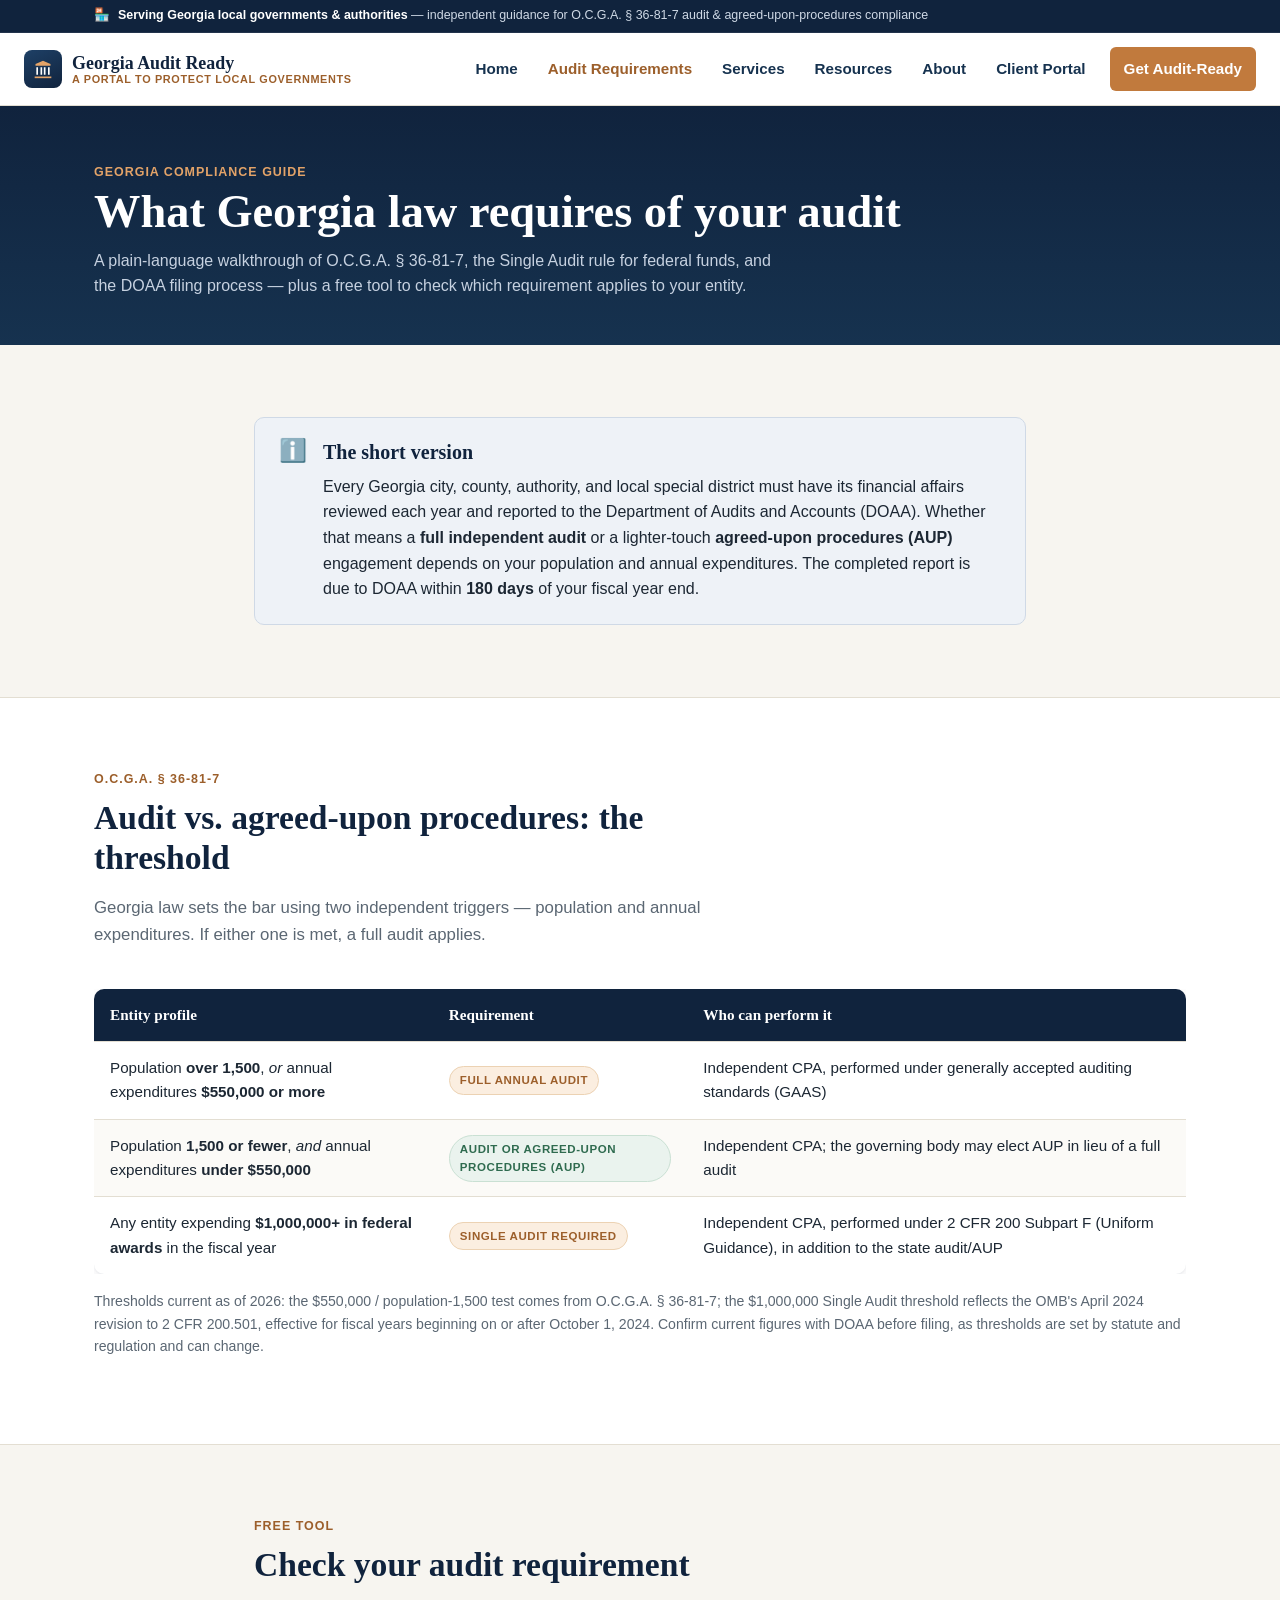
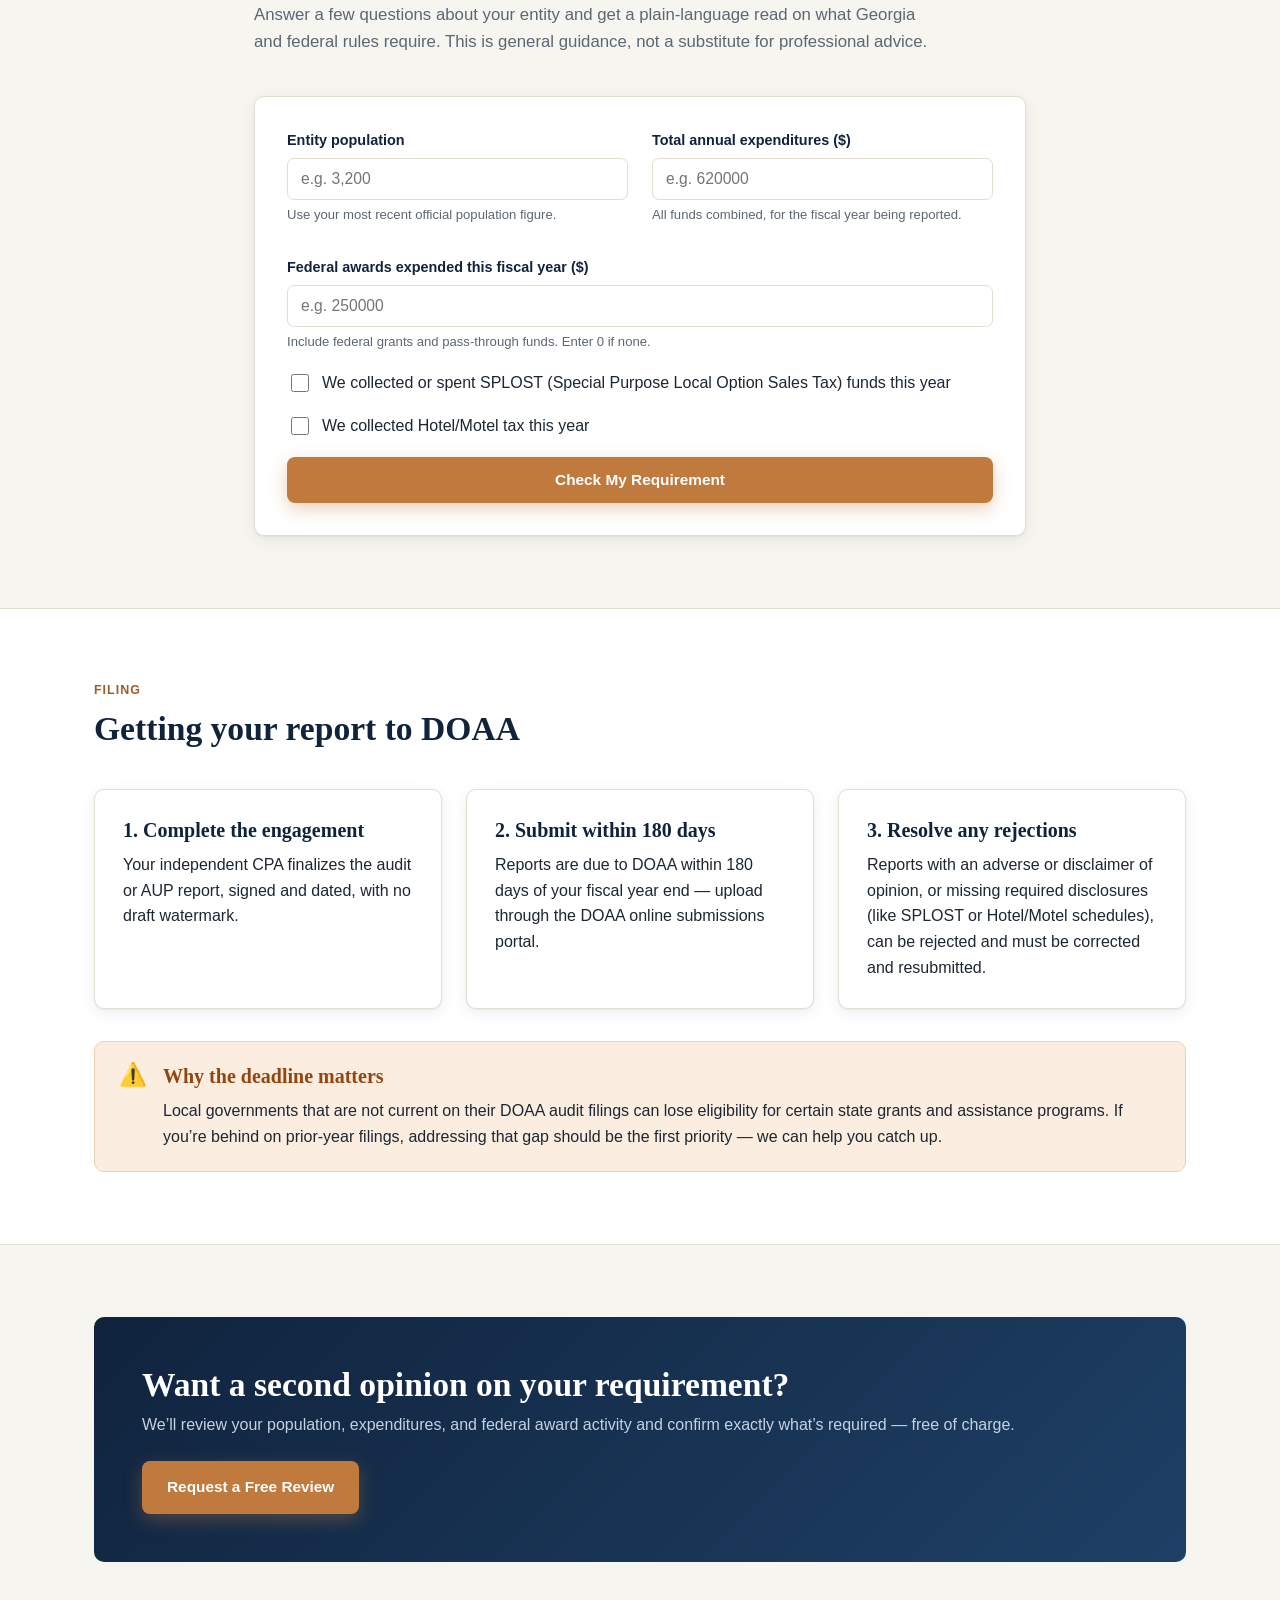
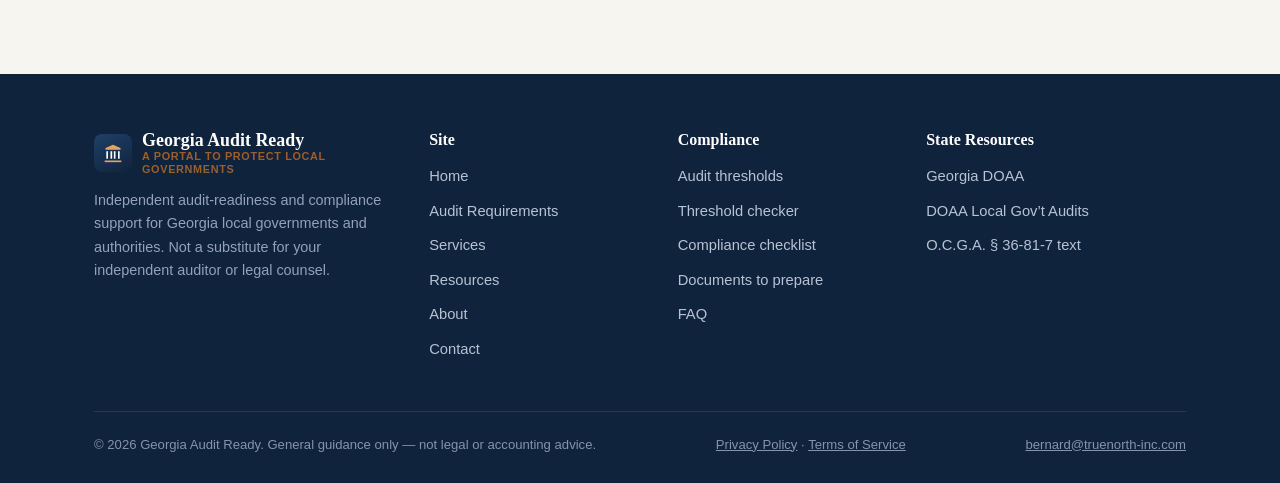
<file: requirements.html>
<!DOCTYPE html>
<html lang="en">
<head>
<meta charset="UTF-8">
<meta name="viewport" content="width=device-width, initial-scale=1.0">
<title>Georgia Audit Requirements Explained | Georgia Audit Ready</title>
<meta name="description" content="Plain-language guide to O.C.G.A. § 36-81-7 local government audit requirements in Georgia: thresholds, agreed-upon procedures, Single Audit rules, and DOAA filing deadlines.">
<link rel="canonical" href="https://gaauditportal.com/requirements.html">
<meta property="og:type" content="website">
<meta property="og:site_name" content="Georgia Audit Ready">
<meta property="og:title" content="Georgia Audit Requirements Explained | Georgia Audit Ready">
<meta property="og:description" content="Plain-language guide to O.C.G.A. § 36-81-7 local government audit requirements in Georgia: thresholds, agreed-upon procedures, Single Audit rules, and DOAA filing deadlines.">
<meta property="og:url" content="https://gaauditportal.com/requirements.html">
<meta name="twitter:card" content="summary">
<meta name="twitter:title" content="Georgia Audit Requirements Explained | Georgia Audit Ready">
<meta name="twitter:description" content="Plain-language guide to O.C.G.A. § 36-81-7 local government audit requirements in Georgia: thresholds, agreed-upon procedures, Single Audit rules, and DOAA filing deadlines.">
<link rel="stylesheet" href="css/style.css">
<link rel="icon" href="data:image/svg+xml,%3Csvg xmlns='http://www.w3.org/2000/svg' viewBox='0 0 24 24'%3E%3Crect width='24' height='24' rx='5' fill='%2310233d'/%3E%3Cpath d='M12 3L4 6.5v2h16v-2z' fill='%23e3a368'/%3E%3Cpath d='M5 10h2v8H5zm12 0h2v8h-2zM9.5 10h2v8h-2zm3 0h2v8h-2z' fill='%23fff'/%3E%3Cpath d='M3 19h18v2H3z' fill='%23e3a368'/%3E%3C/svg%3E">
</head>
<body>
<a href="#main" class="skip-link">Skip to content</a>

<div class="gov-banner">
  <div class="container">
    <span>&#127978;</span>
    <span><strong>Serving Georgia local governments &amp; authorities</strong> &mdash; independent guidance for O.C.G.A. § 36-81-7 audit &amp; agreed-upon-procedures compliance</span>
  </div>
</div>

<header class="site-header">
  <div class="nav-wrap">
    <a href="index.html" class="brand">
      <span class="brand-mark" aria-hidden="true">
        <svg viewBox="0 0 24 24" fill="none" xmlns="http://www.w3.org/2000/svg">
          <path d="M12 2L3 6v2h18V6l-9-4z" fill="#e3a368"/>
          <path d="M4 10h2v9H4v-9zm14 0h2v9h-2v-9zM9 10h2v9H9v-9zm4 0h2v9h-2v-9z" fill="#fff"/>
          <path d="M2 21h20v2H2z" fill="#e3a368"/>
        </svg>
      </span>
      <span class="brand-text">
        <span class="name">Georgia Audit Ready</span>
        <span class="tag">A Portal to Protect Local Governments</span>
      </span>
    </a>
    <button class="nav-toggle" aria-label="Toggle navigation" aria-expanded="false">
      <span></span>
    </button>
    <nav class="primary-nav" aria-label="Primary">
      <a href="index.html">Home</a>
      <a href="requirements.html">Audit Requirements</a>
      <a href="services.html">Services</a>
      <a href="resources.html">Resources</a>
      <a href="about.html">About</a>
      <a href="portal-login.html">Client Portal</a>
      <a href="contact.html" class="nav-cta">Get Audit-Ready</a>
    </nav>
  </div>
</header>

<main id="main">

  <div class="page-header">
    <div class="container">
      <span class="eyebrow">Georgia Compliance Guide</span>
      <h1>What Georgia law requires of your audit</h1>
      <p>A plain-language walkthrough of O.C.G.A. § 36-81-7, the Single Audit rule for federal funds, and the DOAA filing process &mdash; plus a free tool to check which requirement applies to your entity.</p>
    </div>
  </div>

  <section>
    <div class="container-narrow">
      <div class="callout info">
        <div class="glyph">&#8505;&#65039;</div>
        <div>
          <h3>The short version</h3>
          <p>Every Georgia city, county, authority, and local special district must have its financial affairs reviewed each year and reported to the Department of Audits and Accounts (DOAA). Whether that means a <strong>full independent audit</strong> or a lighter-touch <strong>agreed-upon procedures (AUP)</strong> engagement depends on your population and annual expenditures. The completed report is due to DOAA within <strong>180 days</strong> of your fiscal year end.</p>
        </div>
      </div>
    </div>
  </section>

  <section class="alt-bg" id="thresholds">
    <div class="container">
      <div class="section-head">
        <span class="kicker">O.C.G.A. § 36-81-7</span>
        <h2>Audit vs. agreed-upon procedures: the threshold</h2>
        <p>Georgia law sets the bar using two independent triggers &mdash; population and annual expenditures. If either one is met, a full audit applies.</p>
      </div>

      <div class="table-wrap">
        <table class="data-table">
          <thead>
            <tr>
              <th>Entity profile</th>
              <th>Requirement</th>
              <th>Who can perform it</th>
            </tr>
          </thead>
          <tbody>
            <tr>
              <td>Population <strong>over 1,500</strong>, <em>or</em> annual expenditures <strong>$550,000 or more</strong></td>
              <td><span class="badge gold">Full annual audit</span></td>
              <td>Independent CPA, performed under generally accepted auditing standards (GAAS)</td>
            </tr>
            <tr>
              <td>Population <strong>1,500 or fewer</strong>, <em>and</em> annual expenditures <strong>under $550,000</strong></td>
              <td><span class="badge green">Audit or agreed-upon procedures (AUP)</span></td>
              <td>Independent CPA; the governing body may elect AUP in lieu of a full audit</td>
            </tr>
            <tr>
              <td>Any entity expending <strong>$1,000,000+ in federal awards</strong> in the fiscal year</td>
              <td><span class="badge gold">Single Audit required</span></td>
              <td>Independent CPA, performed under 2 CFR 200 Subpart F (Uniform Guidance), in addition to the state audit/AUP</td>
            </tr>
          </tbody>
        </table>
      </div>

      <p class="small" style="margin-top:16px;">Thresholds current as of 2026: the $550,000 / population-1,500 test comes from O.C.G.A. § 36-81-7; the $1,000,000 Single Audit threshold reflects the OMB's April 2024 revision to 2&nbsp;CFR 200.501, effective for fiscal years beginning on or after October 1, 2024. Confirm current figures with DOAA before filing, as thresholds are set by statute and regulation and can change.</p>
    </div>
  </section>

  <section id="threshold-tool">
    <div class="container-narrow">
      <div class="section-head">
        <span class="kicker">Free tool</span>
        <h2>Check your audit requirement</h2>
        <p>Answer a few questions about your entity and get a plain-language read on what Georgia and federal rules require. This is general guidance, not a substitute for professional advice.</p>
      </div>

      <form id="threshold-form" class="tool-card">
        <div class="tool-grid">
          <div class="field">
            <label for="population">Entity population</label>
            <input type="number" id="population" name="population" min="0" step="1" placeholder="e.g. 3,200" required>
            <p class="hint">Use your most recent official population figure.</p>
          </div>
          <div class="field">
            <label for="expenditures">Total annual expenditures ($)</label>
            <input type="number" id="expenditures" name="expenditures" min="0" step="1" placeholder="e.g. 620000" required>
            <p class="hint">All funds combined, for the fiscal year being reported.</p>
          </div>
        </div>
        <div class="field">
          <label for="federalExpenditures">Federal awards expended this fiscal year ($)</label>
          <input type="number" id="federalExpenditures" name="federalExpenditures" min="0" step="1" placeholder="e.g. 250000">
          <p class="hint">Include federal grants and pass-through funds. Enter 0 if none.</p>
        </div>
        <div class="checkbox-row">
          <input type="checkbox" id="splost" name="splost">
          <label for="splost">We collected or spent SPLOST (Special Purpose Local Option Sales Tax) funds this year</label>
        </div>
        <div class="checkbox-row">
          <input type="checkbox" id="hotelMotel" name="hotelMotel">
          <label for="hotelMotel">We collected Hotel/Motel tax this year</label>
        </div>
        <button type="submit" class="btn btn-primary btn-block">Check My Requirement</button>
      </form>

      <div id="threshold-result" class="result-box"></div>
    </div>
  </section>

  <section class="alt-bg">
    <div class="container">
      <div class="section-head">
        <span class="kicker">Filing</span>
        <h2>Getting your report to DOAA</h2>
      </div>
      <div class="grid grid-3">
        <div class="card">
          <h3>1. Complete the engagement</h3>
          <p>Your independent CPA finalizes the audit or AUP report, signed and dated, with no draft watermark.</p>
        </div>
        <div class="card">
          <h3>2. Submit within 180 days</h3>
          <p>Reports are due to DOAA within 180 days of your fiscal year end &mdash; upload through the DOAA online submissions portal.</p>
        </div>
        <div class="card">
          <h3>3. Resolve any rejections</h3>
          <p>Reports with an adverse or disclaimer of opinion, or missing required disclosures (like SPLOST or Hotel/Motel schedules), can be rejected and must be corrected and resubmitted.</p>
        </div>
      </div>

      <div class="callout warn" style="margin-top:32px;">
        <div class="glyph">&#9888;&#65039;</div>
        <div>
          <h3>Why the deadline matters</h3>
          <p>Local governments that are not current on their DOAA audit filings can lose eligibility for certain state grants and assistance programs. If you&rsquo;re behind on prior-year filings, addressing that gap should be the first priority &mdash; we can help you catch up.</p>
        </div>
      </div>
    </div>
  </section>

  <section>
    <div class="container">
      <div class="cta-band">
        <div>
          <h2>Want a second opinion on your requirement?</h2>
          <p>We&rsquo;ll review your population, expenditures, and federal award activity and confirm exactly what&rsquo;s required &mdash; free of charge.</p>
        </div>
        <a href="contact.html" class="btn btn-primary">Request a Free Review</a>
      </div>
    </div>
  </section>

</main>

<footer class="site-footer">
  <div class="container">
    <div class="footer-grid">
      <div class="footer-brand">
        <div class="brand" style="margin-bottom:14px;">
          <span class="brand-mark" aria-hidden="true">
            <svg viewBox="0 0 24 24" fill="none" xmlns="http://www.w3.org/2000/svg">
              <path d="M12 2L3 6v2h18V6l-9-4z" fill="#e3a368"/>
              <path d="M4 10h2v9H4v-9zm14 0h2v9h-2v-9zM9 10h2v9H9v-9zm4 0h2v9h-2v-9z" fill="#fff"/>
              <path d="M2 21h20v2H2z" fill="#e3a368"/>
            </svg>
          </span>
          <span class="brand-text">
            <span class="name" style="color:#fff;">Georgia Audit Ready</span>
            <span class="tag">A Portal to Protect Local Governments</span>
          </span>
        </div>
        <p>Independent audit-readiness and compliance support for Georgia local governments and authorities. Not a substitute for your independent auditor or legal counsel.</p>
      </div>
      <div>
        <h4>Site</h4>
        <ul>
          <li><a href="index.html">Home</a></li>
          <li><a href="requirements.html">Audit Requirements</a></li>
          <li><a href="services.html">Services</a></li>
          <li><a href="resources.html">Resources</a></li>
          <li><a href="about.html">About</a></li>
          <li><a href="contact.html">Contact</a></li>
        </ul>
      </div>
      <div>
        <h4>Compliance</h4>
        <ul>
          <li><a href="requirements.html#thresholds">Audit thresholds</a></li>
          <li><a href="requirements.html#threshold-tool">Threshold checker</a></li>
          <li><a href="resources.html#checklist">Compliance checklist</a></li>
          <li><a href="resources.html#documents">Documents to prepare</a></li>
          <li><a href="resources.html#faq">FAQ</a></li>
        </ul>
      </div>
      <div>
        <h4>State Resources</h4>
        <ul>
          <li><a href="https://www.audits.ga.gov/" target="_blank" rel="noopener">Georgia DOAA</a></li>
          <li><a href="https://www.audits.ga.gov/NALGAD/Local_Government_Audits.html" target="_blank" rel="noopener">DOAA Local Gov&rsquo;t Audits</a></li>
          <li><a href="https://law.justia.com/codes/georgia/title-36/provisions-applicable-to-counties-municipal-corporations-and-other-governmental-entities/chapter-81/article-1/section-36-81-7/" target="_blank" rel="noopener">O.C.G.A. § 36-81-7 text</a></li>
        </ul>
      </div>
    </div>
    <div class="footer-bottom">
      <span>&copy; <span data-year>2026</span> Georgia Audit Ready. General guidance only &mdash; not legal or accounting advice.</span>
      <span><a href="privacy.html">Privacy Policy</a> &middot; <a href="terms.html">Terms of Service</a></span>
      <span><a href="contact.html">bernard@truenorth-inc.com</a></span>
    </div>
  </div>
</footer>
<script src="js/main.js"></script>
</body>
</html>
</file>
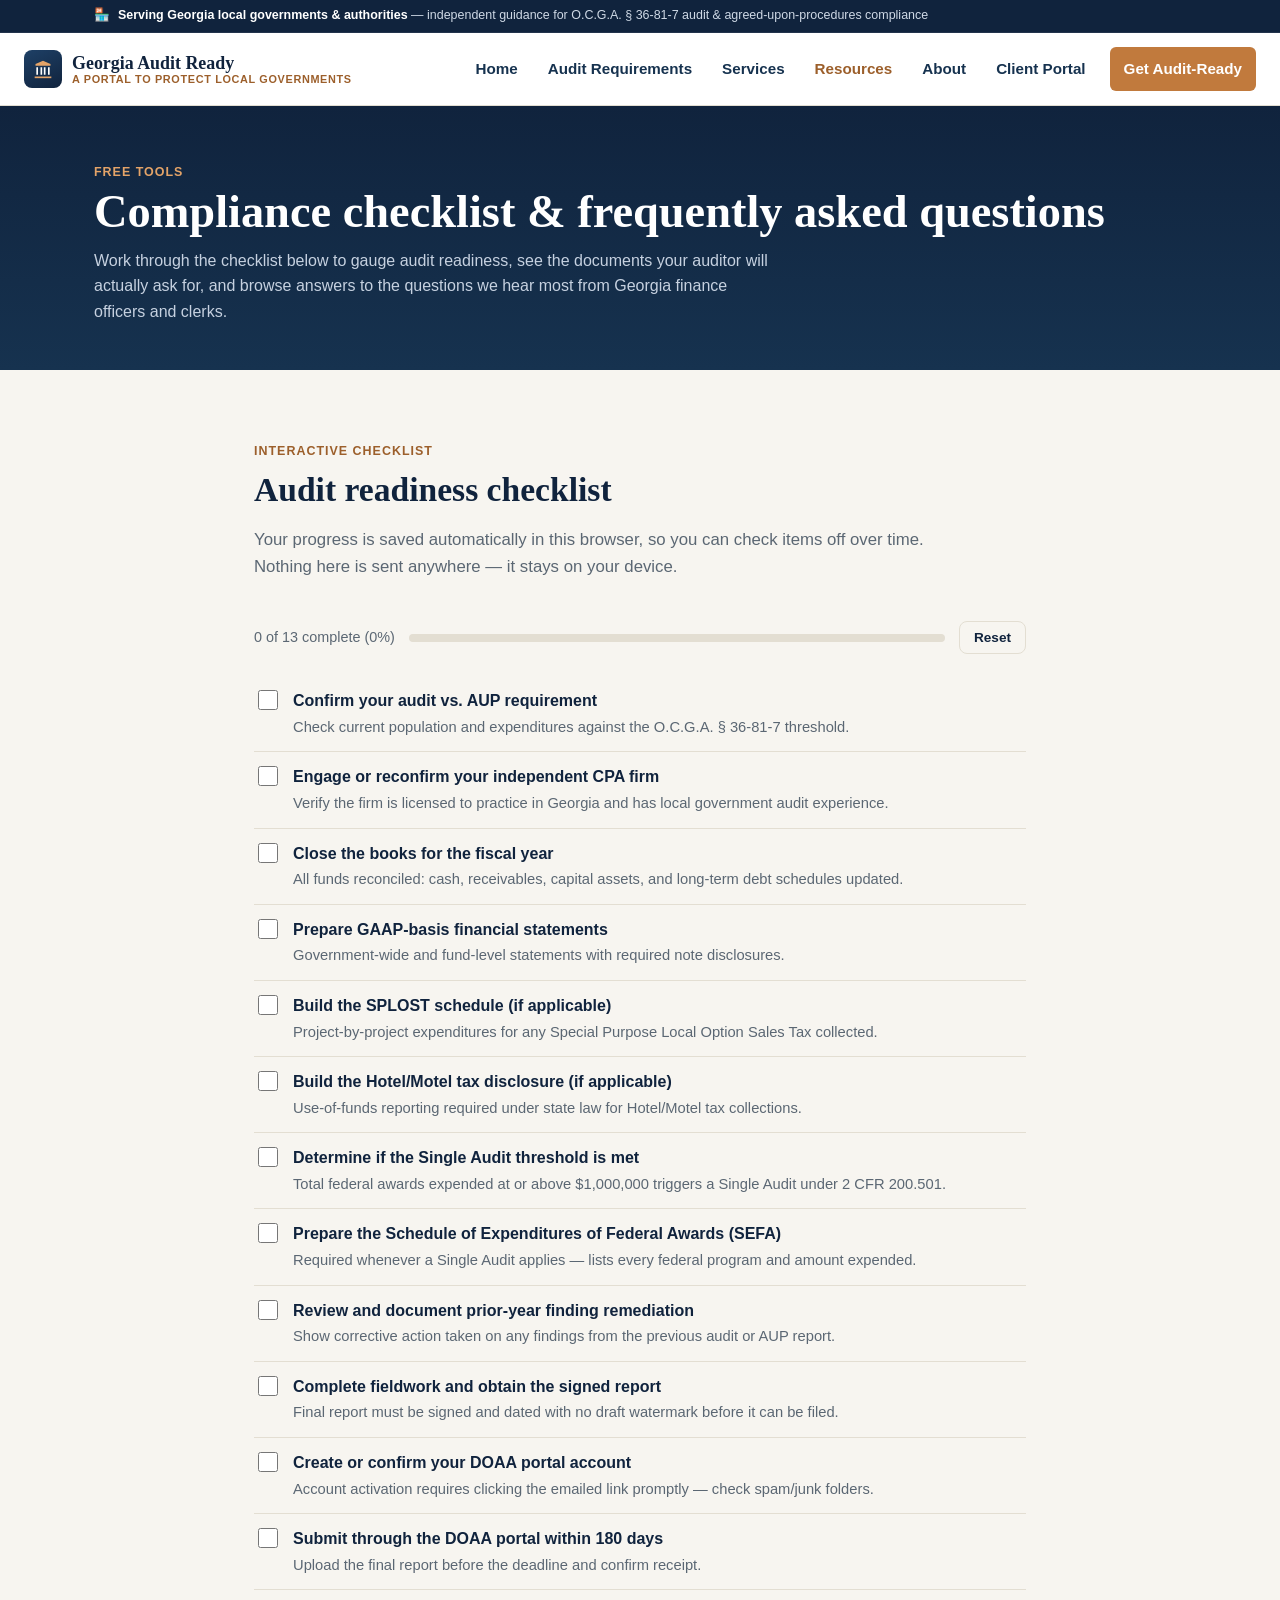
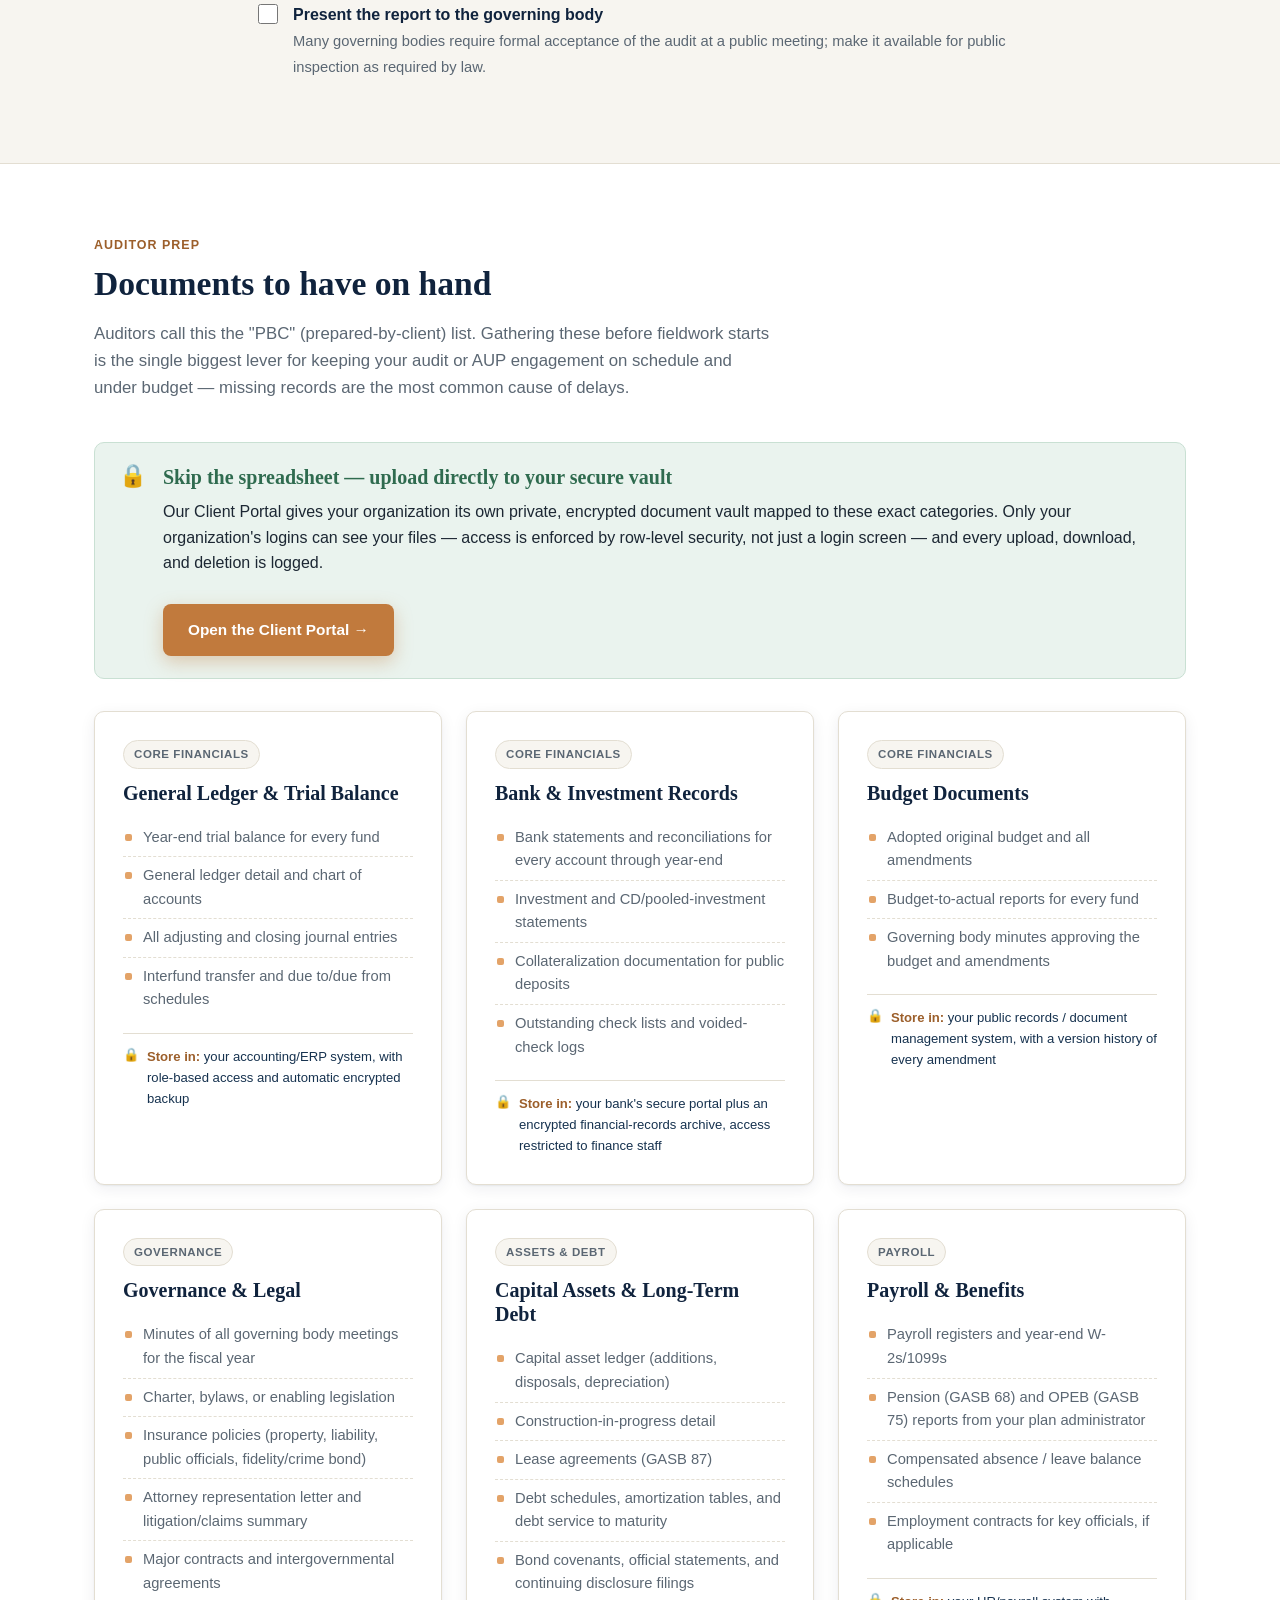
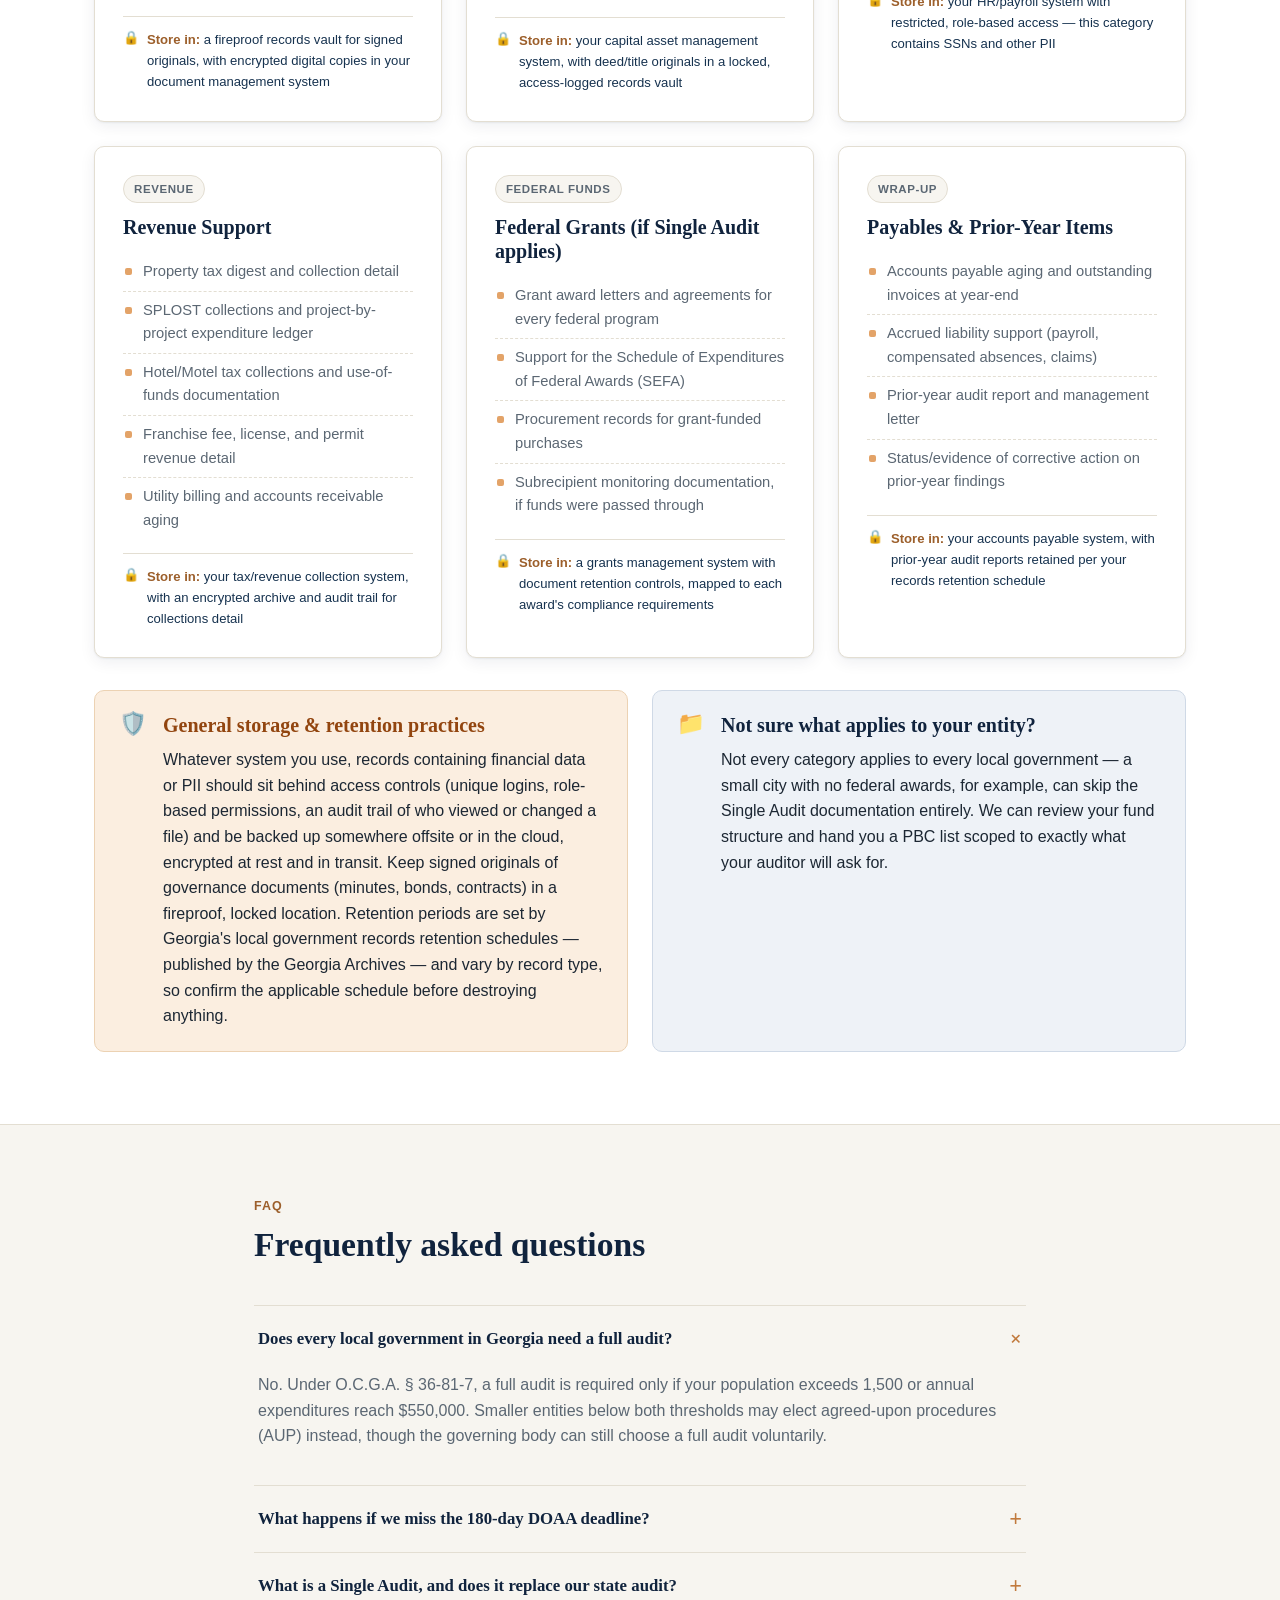
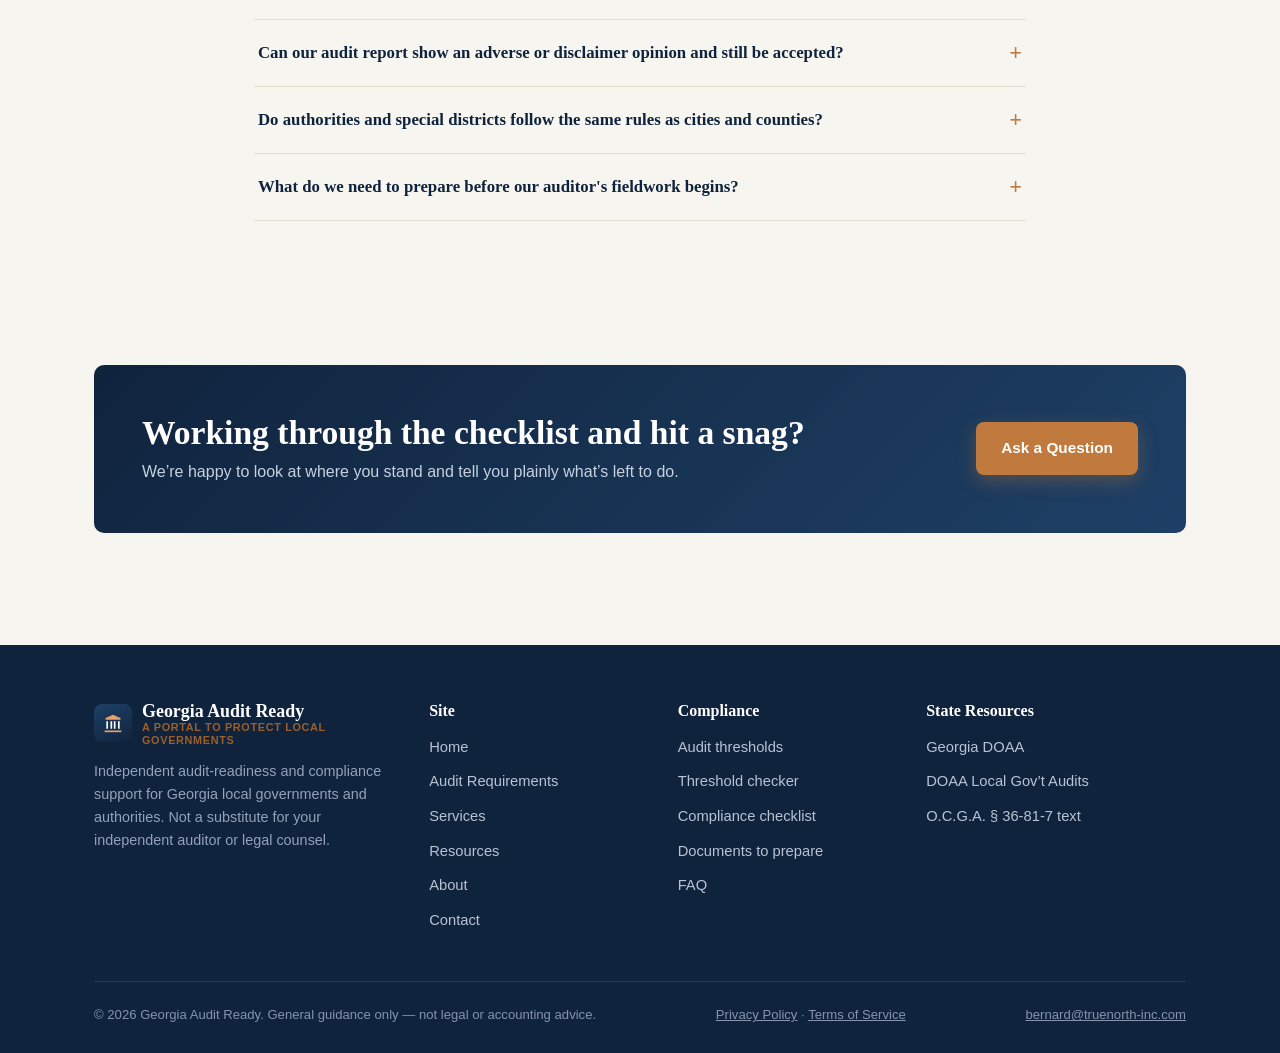
<file: resources.html>
<!DOCTYPE html>
<html lang="en">
<head>
<meta charset="UTF-8">
<meta name="viewport" content="width=device-width, initial-scale=1.0">
<title>Compliance Checklist &amp; FAQ | Georgia Audit Ready</title>
<meta name="description" content="Interactive Georgia local government audit compliance checklist and frequently asked questions about O.C.G.A. § 36-81-7, DOAA filing, and Single Audit rules.">
<link rel="canonical" href="https://gaauditportal.com/resources.html">
<meta property="og:type" content="website">
<meta property="og:site_name" content="Georgia Audit Ready">
<meta property="og:title" content="Compliance Checklist &amp; FAQ | Georgia Audit Ready">
<meta property="og:description" content="Interactive Georgia local government audit compliance checklist and frequently asked questions about O.C.G.A. § 36-81-7, DOAA filing, and Single Audit rules.">
<meta property="og:url" content="https://gaauditportal.com/resources.html">
<meta name="twitter:card" content="summary">
<meta name="twitter:title" content="Compliance Checklist &amp; FAQ | Georgia Audit Ready">
<meta name="twitter:description" content="Interactive Georgia local government audit compliance checklist and frequently asked questions about O.C.G.A. § 36-81-7, DOAA filing, and Single Audit rules.">
<link rel="stylesheet" href="css/style.css">
<link rel="icon" href="data:image/svg+xml,%3Csvg xmlns='http://www.w3.org/2000/svg' viewBox='0 0 24 24'%3E%3Crect width='24' height='24' rx='5' fill='%2310233d'/%3E%3Cpath d='M12 3L4 6.5v2h16v-2z' fill='%23e3a368'/%3E%3Cpath d='M5 10h2v8H5zm12 0h2v8h-2zM9.5 10h2v8h-2zm3 0h2v8h-2z' fill='%23fff'/%3E%3Cpath d='M3 19h18v2H3z' fill='%23e3a368'/%3E%3C/svg%3E">
</head>
<body>
<a href="#main" class="skip-link">Skip to content</a>

<div class="gov-banner">
  <div class="container">
    <span>&#127978;</span>
    <span><strong>Serving Georgia local governments &amp; authorities</strong> &mdash; independent guidance for O.C.G.A. § 36-81-7 audit &amp; agreed-upon-procedures compliance</span>
  </div>
</div>

<header class="site-header">
  <div class="nav-wrap">
    <a href="index.html" class="brand">
      <span class="brand-mark" aria-hidden="true">
        <svg viewBox="0 0 24 24" fill="none" xmlns="http://www.w3.org/2000/svg">
          <path d="M12 2L3 6v2h18V6l-9-4z" fill="#e3a368"/>
          <path d="M4 10h2v9H4v-9zm14 0h2v9h-2v-9zM9 10h2v9H9v-9zm4 0h2v9h-2v-9z" fill="#fff"/>
          <path d="M2 21h20v2H2z" fill="#e3a368"/>
        </svg>
      </span>
      <span class="brand-text">
        <span class="name">Georgia Audit Ready</span>
        <span class="tag">A Portal to Protect Local Governments</span>
      </span>
    </a>
    <button class="nav-toggle" aria-label="Toggle navigation" aria-expanded="false">
      <span></span>
    </button>
    <nav class="primary-nav" aria-label="Primary">
      <a href="index.html">Home</a>
      <a href="requirements.html">Audit Requirements</a>
      <a href="services.html">Services</a>
      <a href="resources.html">Resources</a>
      <a href="about.html">About</a>
      <a href="portal-login.html">Client Portal</a>
      <a href="contact.html" class="nav-cta">Get Audit-Ready</a>
    </nav>
  </div>
</header>

<main id="main">

  <div class="page-header">
    <div class="container">
      <span class="eyebrow">Free tools</span>
      <h1>Compliance checklist &amp; frequently asked questions</h1>
      <p>Work through the checklist below to gauge audit readiness, see the documents your auditor will actually ask for, and browse answers to the questions we hear most from Georgia finance officers and clerks.</p>
    </div>
  </div>

  <section id="checklist">
    <div class="container-narrow">
      <div class="section-head">
        <span class="kicker">Interactive checklist</span>
        <h2>Audit readiness checklist</h2>
        <p>Your progress is saved automatically in this browser, so you can check items off over time. Nothing here is sent anywhere &mdash; it stays on your device.</p>
      </div>

      <div class="checklist-progress">
        <span data-checklist-summary>0 of 0 complete (0%)</span>
        <div class="bar"><span data-checklist-bar></span></div>
        <button type="button" class="btn btn-outline" data-checklist-reset style="padding:8px 14px; font-size:0.85rem;">Reset</button>
      </div>

      <ul class="checklist" data-checklist="ga-audit">
        <li>
          <input type="checkbox" id="chk-1">
          <label for="chk-1">
            <span class="item-title">Confirm your audit vs. AUP requirement</span>
            <span class="item-desc">Check current population and expenditures against the O.C.G.A. § 36-81-7 threshold.</span>
          </label>
        </li>
        <li>
          <input type="checkbox" id="chk-2">
          <label for="chk-2">
            <span class="item-title">Engage or reconfirm your independent CPA firm</span>
            <span class="item-desc">Verify the firm is licensed to practice in Georgia and has local government audit experience.</span>
          </label>
        </li>
        <li>
          <input type="checkbox" id="chk-3">
          <label for="chk-3">
            <span class="item-title">Close the books for the fiscal year</span>
            <span class="item-desc">All funds reconciled: cash, receivables, capital assets, and long-term debt schedules updated.</span>
          </label>
        </li>
        <li>
          <input type="checkbox" id="chk-4">
          <label for="chk-4">
            <span class="item-title">Prepare GAAP-basis financial statements</span>
            <span class="item-desc">Government-wide and fund-level statements with required note disclosures.</span>
          </label>
        </li>
        <li>
          <input type="checkbox" id="chk-5">
          <label for="chk-5">
            <span class="item-title">Build the SPLOST schedule (if applicable)</span>
            <span class="item-desc">Project-by-project expenditures for any Special Purpose Local Option Sales Tax collected.</span>
          </label>
        </li>
        <li>
          <input type="checkbox" id="chk-6">
          <label for="chk-6">
            <span class="item-title">Build the Hotel/Motel tax disclosure (if applicable)</span>
            <span class="item-desc">Use-of-funds reporting required under state law for Hotel/Motel tax collections.</span>
          </label>
        </li>
        <li>
          <input type="checkbox" id="chk-7">
          <label for="chk-7">
            <span class="item-title">Determine if the Single Audit threshold is met</span>
            <span class="item-desc">Total federal awards expended at or above $1,000,000 triggers a Single Audit under 2 CFR 200.501.</span>
          </label>
        </li>
        <li>
          <input type="checkbox" id="chk-8">
          <label for="chk-8">
            <span class="item-title">Prepare the Schedule of Expenditures of Federal Awards (SEFA)</span>
            <span class="item-desc">Required whenever a Single Audit applies &mdash; lists every federal program and amount expended.</span>
          </label>
        </li>
        <li>
          <input type="checkbox" id="chk-9">
          <label for="chk-9">
            <span class="item-title">Review and document prior-year finding remediation</span>
            <span class="item-desc">Show corrective action taken on any findings from the previous audit or AUP report.</span>
          </label>
        </li>
        <li>
          <input type="checkbox" id="chk-10">
          <label for="chk-10">
            <span class="item-title">Complete fieldwork and obtain the signed report</span>
            <span class="item-desc">Final report must be signed and dated with no draft watermark before it can be filed.</span>
          </label>
        </li>
        <li>
          <input type="checkbox" id="chk-11">
          <label for="chk-11">
            <span class="item-title">Create or confirm your DOAA portal account</span>
            <span class="item-desc">Account activation requires clicking the emailed link promptly &mdash; check spam/junk folders.</span>
          </label>
        </li>
        <li>
          <input type="checkbox" id="chk-12">
          <label for="chk-12">
            <span class="item-title">Submit through the DOAA portal within 180 days</span>
            <span class="item-desc">Upload the final report before the deadline and confirm receipt.</span>
          </label>
        </li>
        <li>
          <input type="checkbox" id="chk-13">
          <label for="chk-13">
            <span class="item-title">Present the report to the governing body</span>
            <span class="item-desc">Many governing bodies require formal acceptance of the audit at a public meeting; make it available for public inspection as required by law.</span>
          </label>
        </li>
      </ul>
    </div>
  </section>

  <section class="alt-bg" id="documents">
    <div class="container">
      <div class="section-head">
        <span class="kicker">Auditor prep</span>
        <h2>Documents to have on hand</h2>
        <p>Auditors call this the "PBC" (prepared-by-client) list. Gathering these before fieldwork starts is the single biggest lever for keeping your audit or AUP engagement on schedule and under budget &mdash; missing records are the most common cause of delays.</p>
      </div>

      <div class="callout success" style="margin-bottom:32px;">
        <div class="glyph">&#128274;</div>
        <div>
          <h3>Skip the spreadsheet &mdash; upload directly to your secure vault</h3>
          <p>Our Client Portal gives your organization its own private, encrypted document vault mapped to these exact categories. Only your organization's logins can see your files &mdash; access is enforced by row-level security, not just a login screen &mdash; and every upload, download, and deletion is logged.</p>
          <a href="portal-login.html" class="btn btn-primary" style="margin-top:12px;">Open the Client Portal &rarr;</a>
        </div>
      </div>

      <div class="grid grid-3">

        <div class="card doc-card">
          <span class="badge">Core financials</span>
          <h3>General Ledger &amp; Trial Balance</h3>
          <ul class="doc-list">
            <li>Year-end trial balance for every fund</li>
            <li>General ledger detail and chart of accounts</li>
            <li>All adjusting and closing journal entries</li>
            <li>Interfund transfer and due to/due from schedules</li>
          </ul>
          <div class="doc-storage"><span class="glyph">&#128274;</span><span><strong>Store in:</strong> your accounting/ERP system, with role-based access and automatic encrypted backup</span></div>
        </div>

        <div class="card doc-card">
          <span class="badge">Core financials</span>
          <h3>Bank &amp; Investment Records</h3>
          <ul class="doc-list">
            <li>Bank statements and reconciliations for every account through year-end</li>
            <li>Investment and CD/pooled-investment statements</li>
            <li>Collateralization documentation for public deposits</li>
            <li>Outstanding check lists and voided-check logs</li>
          </ul>
          <div class="doc-storage"><span class="glyph">&#128274;</span><span><strong>Store in:</strong> your bank's secure portal plus an encrypted financial-records archive, access restricted to finance staff</span></div>
        </div>

        <div class="card doc-card">
          <span class="badge">Core financials</span>
          <h3>Budget Documents</h3>
          <ul class="doc-list">
            <li>Adopted original budget and all amendments</li>
            <li>Budget-to-actual reports for every fund</li>
            <li>Governing body minutes approving the budget and amendments</li>
          </ul>
          <div class="doc-storage"><span class="glyph">&#128274;</span><span><strong>Store in:</strong> your public records / document management system, with a version history of every amendment</span></div>
        </div>

        <div class="card doc-card">
          <span class="badge">Governance</span>
          <h3>Governance &amp; Legal</h3>
          <ul class="doc-list">
            <li>Minutes of all governing body meetings for the fiscal year</li>
            <li>Charter, bylaws, or enabling legislation</li>
            <li>Insurance policies (property, liability, public officials, fidelity/crime bond)</li>
            <li>Attorney representation letter and litigation/claims summary</li>
            <li>Major contracts and intergovernmental agreements</li>
          </ul>
          <div class="doc-storage"><span class="glyph">&#128274;</span><span><strong>Store in:</strong> a fireproof records vault for signed originals, with encrypted digital copies in your document management system</span></div>
        </div>

        <div class="card doc-card">
          <span class="badge">Assets &amp; debt</span>
          <h3>Capital Assets &amp; Long-Term Debt</h3>
          <ul class="doc-list">
            <li>Capital asset ledger (additions, disposals, depreciation)</li>
            <li>Construction-in-progress detail</li>
            <li>Lease agreements (GASB 87)</li>
            <li>Debt schedules, amortization tables, and debt service to maturity</li>
            <li>Bond covenants, official statements, and continuing disclosure filings</li>
          </ul>
          <div class="doc-storage"><span class="glyph">&#128274;</span><span><strong>Store in:</strong> your capital asset management system, with deed/title originals in a locked, access-logged records vault</span></div>
        </div>

        <div class="card doc-card">
          <span class="badge">Payroll</span>
          <h3>Payroll &amp; Benefits</h3>
          <ul class="doc-list">
            <li>Payroll registers and year-end W-2s/1099s</li>
            <li>Pension (GASB 68) and OPEB (GASB 75) reports from your plan administrator</li>
            <li>Compensated absence / leave balance schedules</li>
            <li>Employment contracts for key officials, if applicable</li>
          </ul>
          <div class="doc-storage"><span class="glyph">&#128274;</span><span><strong>Store in:</strong> your HR/payroll system with restricted, role-based access &mdash; this category contains SSNs and other PII</span></div>
        </div>

        <div class="card doc-card">
          <span class="badge">Revenue</span>
          <h3>Revenue Support</h3>
          <ul class="doc-list">
            <li>Property tax digest and collection detail</li>
            <li>SPLOST collections and project-by-project expenditure ledger</li>
            <li>Hotel/Motel tax collections and use-of-funds documentation</li>
            <li>Franchise fee, license, and permit revenue detail</li>
            <li>Utility billing and accounts receivable aging</li>
          </ul>
          <div class="doc-storage"><span class="glyph">&#128274;</span><span><strong>Store in:</strong> your tax/revenue collection system, with an encrypted archive and audit trail for collections detail</span></div>
        </div>

        <div class="card doc-card">
          <span class="badge">Federal funds</span>
          <h3>Federal Grants (if Single Audit applies)</h3>
          <ul class="doc-list">
            <li>Grant award letters and agreements for every federal program</li>
            <li>Support for the Schedule of Expenditures of Federal Awards (SEFA)</li>
            <li>Procurement records for grant-funded purchases</li>
            <li>Subrecipient monitoring documentation, if funds were passed through</li>
          </ul>
          <div class="doc-storage"><span class="glyph">&#128274;</span><span><strong>Store in:</strong> a grants management system with document retention controls, mapped to each award's compliance requirements</span></div>
        </div>

        <div class="card doc-card">
          <span class="badge">Wrap-up</span>
          <h3>Payables &amp; Prior-Year Items</h3>
          <ul class="doc-list">
            <li>Accounts payable aging and outstanding invoices at year-end</li>
            <li>Accrued liability support (payroll, compensated absences, claims)</li>
            <li>Prior-year audit report and management letter</li>
            <li>Status/evidence of corrective action on prior-year findings</li>
          </ul>
          <div class="doc-storage"><span class="glyph">&#128274;</span><span><strong>Store in:</strong> your accounts payable system, with prior-year audit reports retained per your records retention schedule</span></div>
        </div>

      </div>

      <div class="grid grid-2" style="margin-top:32px;">
        <div class="callout warn">
          <div class="glyph">&#128737;&#65039;</div>
          <div>
            <h3>General storage &amp; retention practices</h3>
            <p>Whatever system you use, records containing financial data or PII should sit behind access controls (unique logins, role-based permissions, an audit trail of who viewed or changed a file) and be backed up somewhere offsite or in the cloud, encrypted at rest and in transit. Keep signed originals of governance documents (minutes, bonds, contracts) in a fireproof, locked location. Retention periods are set by Georgia's local government records retention schedules &mdash; published by the Georgia Archives &mdash; and vary by record type, so confirm the applicable schedule before destroying anything.</p>
          </div>
        </div>
        <div class="callout info">
          <div class="glyph">&#128193;</div>
          <div>
            <h3>Not sure what applies to your entity?</h3>
            <p>Not every category applies to every local government &mdash; a small city with no federal awards, for example, can skip the Single Audit documentation entirely. We can review your fund structure and hand you a PBC list scoped to exactly what your auditor will ask for.</p>
          </div>
        </div>
      </div>
    </div>
  </section>

  <section id="faq">
    <div class="container-narrow">
      <div class="section-head">
        <span class="kicker">FAQ</span>
        <h2>Frequently asked questions</h2>
      </div>

      <div class="faq-list">
        <div class="faq-item open">
          <button class="faq-q" aria-expanded="true">
            <span>Does every local government in Georgia need a full audit?</span>
            <span class="plus">+</span>
          </button>
          <div class="faq-a"><div class="faq-a-inner">
            <p>No. Under O.C.G.A. § 36-81-7, a full audit is required only if your population exceeds 1,500 or annual expenditures reach $550,000. Smaller entities below both thresholds may elect agreed-upon procedures (AUP) instead, though the governing body can still choose a full audit voluntarily.</p>
          </div></div>
        </div>

        <div class="faq-item">
          <button class="faq-q" aria-expanded="false">
            <span>What happens if we miss the 180-day DOAA deadline?</span>
            <span class="plus">+</span>
          </button>
          <div class="faq-a"><div class="faq-a-inner">
            <p>Late or missing filings can affect your eligibility for certain state grants and assistance programs, and DOAA tracks compliance status publicly. If you&rsquo;re behind, the priority is getting current as quickly as possible &mdash; we help clients catch up on multiple prior years when needed.</p>
          </div></div>
        </div>

        <div class="faq-item">
          <button class="faq-q" aria-expanded="false">
            <span>What is a Single Audit, and does it replace our state audit?</span>
            <span class="plus">+</span>
          </button>
          <div class="faq-a"><div class="faq-a-inner">
            <p>A Single Audit is a federally required audit of compliance with the terms of federal grants, triggered when an entity expends $1,000,000 or more in federal awards in a fiscal year (2 CFR 200.501, as revised by OMB in 2024). It's performed alongside &mdash; not instead of &mdash; your regular O.C.G.A. § 36-81-7 audit.</p>
          </div></div>
        </div>

        <div class="faq-item">
          <button class="faq-q" aria-expanded="false">
            <span>Can our audit report show an adverse or disclaimer opinion and still be accepted?</span>
            <span class="plus">+</span>
          </button>
          <div class="faq-a"><div class="faq-a-inner">
            <p>Generally, no. DOAA's submission requirements specify that reports cannot carry an adverse opinion or disclaimer of opinion. If your auditor is heading toward one of these outcomes, address the underlying issue (often incomplete records or unresolved reconciliations) before the engagement concludes.</p>
          </div></div>
        </div>

        <div class="faq-item">
          <button class="faq-q" aria-expanded="false">
            <span>Do authorities and special districts follow the same rules as cities and counties?</span>
            <span class="plus">+</span>
          </button>
          <div class="faq-a"><div class="faq-a-inner">
            <p>Most local authorities (housing, development, water/sewer, hospital) and special districts are subject to the same O.C.G.A. § 36-81-7 framework, though some are also component units reported within a parent government's financial statements. We help determine your specific reporting structure.</p>
          </div></div>
        </div>

        <div class="faq-item">
          <button class="faq-q" aria-expanded="false">
            <span>What do we need to prepare before our auditor's fieldwork begins?</span>
            <span class="plus">+</span>
          </button>
          <div class="faq-a"><div class="faq-a-inner">
            <p>At minimum: closed and reconciled books, a trial balance for every fund, capital asset and debt schedules, bank reconciliations, and any grant or SPLOST supporting schedules. Most CPA firms will issue a formal "PBC" (prepared-by-client) list &mdash; we help clients work through it efficiently.</p>
          </div></div>
        </div>
      </div>
    </div>
  </section>

  <section>
    <div class="container">
      <div class="cta-band">
        <div>
          <h2>Working through the checklist and hit a snag?</h2>
          <p>We&rsquo;re happy to look at where you stand and tell you plainly what&rsquo;s left to do.</p>
        </div>
        <a href="contact.html" class="btn btn-primary">Ask a Question</a>
      </div>
    </div>
  </section>

</main>

<footer class="site-footer">
  <div class="container">
    <div class="footer-grid">
      <div class="footer-brand">
        <div class="brand" style="margin-bottom:14px;">
          <span class="brand-mark" aria-hidden="true">
            <svg viewBox="0 0 24 24" fill="none" xmlns="http://www.w3.org/2000/svg">
              <path d="M12 2L3 6v2h18V6l-9-4z" fill="#e3a368"/>
              <path d="M4 10h2v9H4v-9zm14 0h2v9h-2v-9zM9 10h2v9H9v-9zm4 0h2v9h-2v-9z" fill="#fff"/>
              <path d="M2 21h20v2H2z" fill="#e3a368"/>
            </svg>
          </span>
          <span class="brand-text">
            <span class="name" style="color:#fff;">Georgia Audit Ready</span>
            <span class="tag">A Portal to Protect Local Governments</span>
          </span>
        </div>
        <p>Independent audit-readiness and compliance support for Georgia local governments and authorities. Not a substitute for your independent auditor or legal counsel.</p>
      </div>
      <div>
        <h4>Site</h4>
        <ul>
          <li><a href="index.html">Home</a></li>
          <li><a href="requirements.html">Audit Requirements</a></li>
          <li><a href="services.html">Services</a></li>
          <li><a href="resources.html">Resources</a></li>
          <li><a href="about.html">About</a></li>
          <li><a href="contact.html">Contact</a></li>
        </ul>
      </div>
      <div>
        <h4>Compliance</h4>
        <ul>
          <li><a href="requirements.html#thresholds">Audit thresholds</a></li>
          <li><a href="requirements.html#threshold-tool">Threshold checker</a></li>
          <li><a href="resources.html#checklist">Compliance checklist</a></li>
          <li><a href="resources.html#documents">Documents to prepare</a></li>
          <li><a href="resources.html#faq">FAQ</a></li>
        </ul>
      </div>
      <div>
        <h4>State Resources</h4>
        <ul>
          <li><a href="https://www.audits.ga.gov/" target="_blank" rel="noopener">Georgia DOAA</a></li>
          <li><a href="https://www.audits.ga.gov/NALGAD/Local_Government_Audits.html" target="_blank" rel="noopener">DOAA Local Gov&rsquo;t Audits</a></li>
          <li><a href="https://law.justia.com/codes/georgia/title-36/provisions-applicable-to-counties-municipal-corporations-and-other-governmental-entities/chapter-81/article-1/section-36-81-7/" target="_blank" rel="noopener">O.C.G.A. § 36-81-7 text</a></li>
        </ul>
      </div>
    </div>
    <div class="footer-bottom">
      <span>&copy; <span data-year>2026</span> Georgia Audit Ready. General guidance only &mdash; not legal or accounting advice.</span>
      <span><a href="privacy.html">Privacy Policy</a> &middot; <a href="terms.html">Terms of Service</a></span>
      <span><a href="contact.html">bernard@truenorth-inc.com</a></span>
    </div>
  </div>
</footer>
<script src="js/main.js"></script>
</body>
</html>
</file>
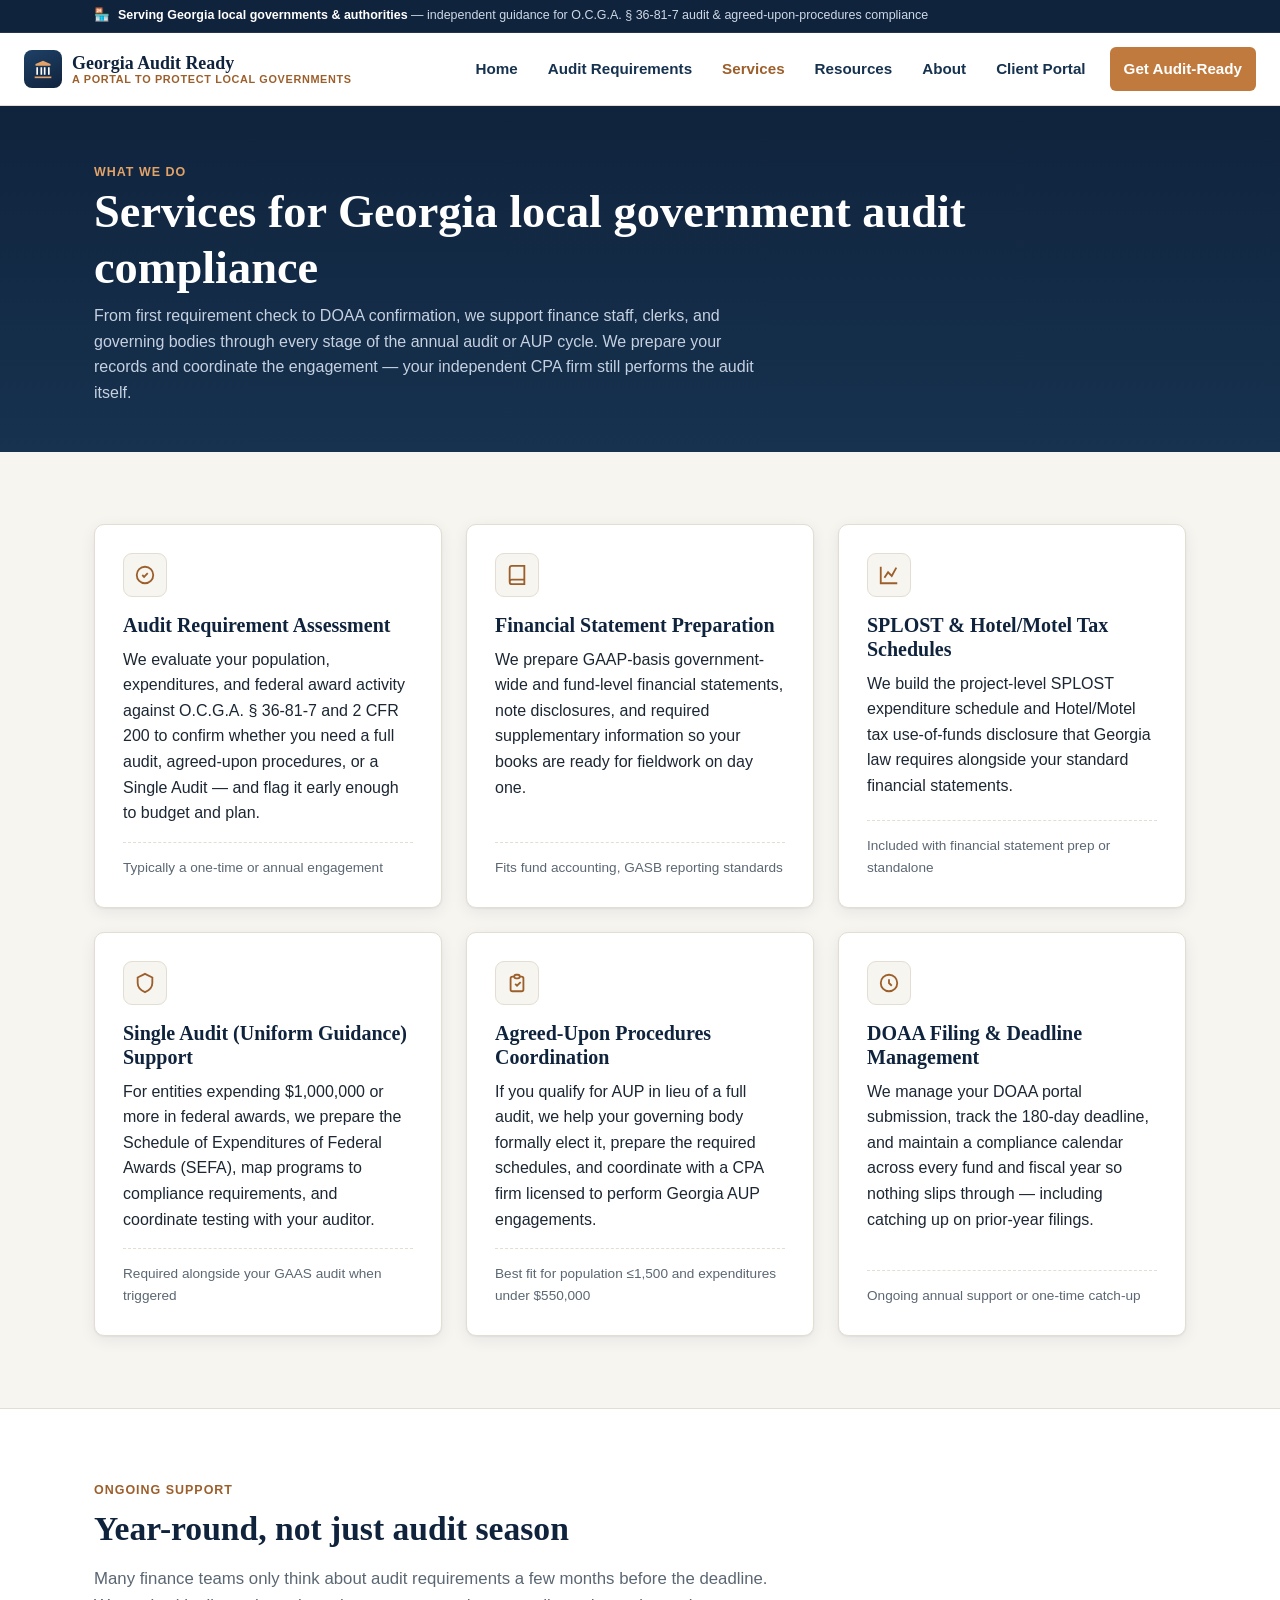
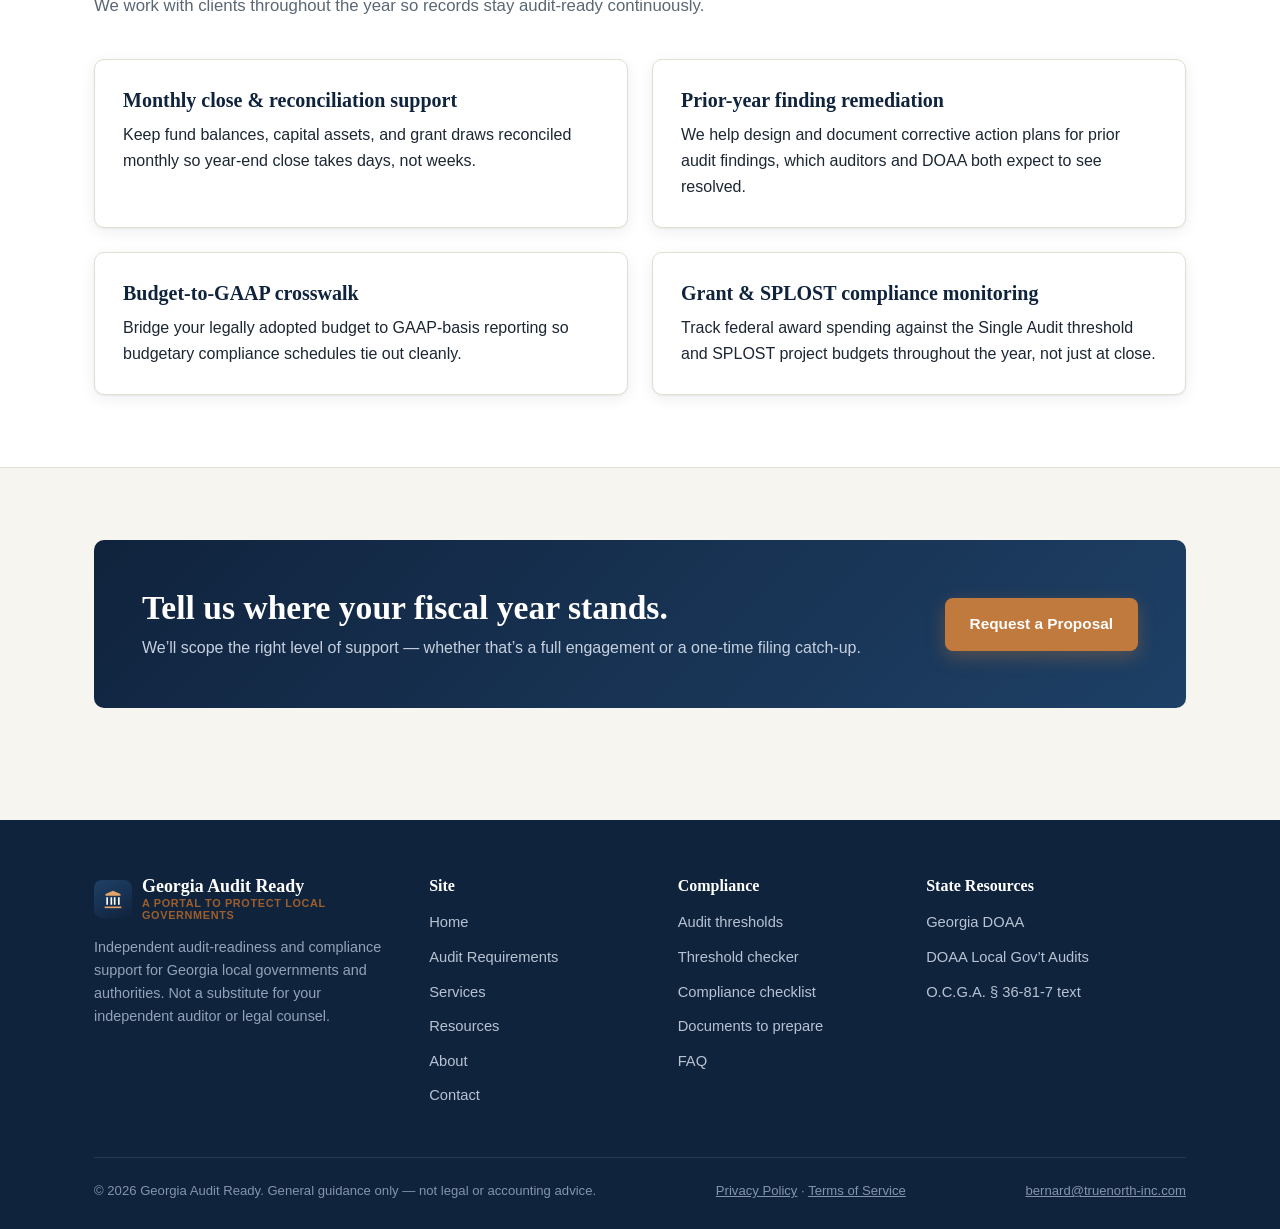
<file: services.html>
<!DOCTYPE html>
<html lang="en">
<head>
<meta charset="UTF-8">
<meta name="viewport" content="width=device-width, initial-scale=1.0">
<title>Services | Georgia Audit Ready</title>
<meta name="description" content="Audit readiness, GAAP financial statement preparation, Single Audit support, SPLOST/Hotel-Motel compliance, and DOAA filing for Georgia local governments.">
<link rel="canonical" href="https://gaauditportal.com/services.html">
<meta property="og:type" content="website">
<meta property="og:site_name" content="Georgia Audit Ready">
<meta property="og:title" content="Services | Georgia Audit Ready">
<meta property="og:description" content="Audit readiness, GAAP financial statement preparation, Single Audit support, SPLOST/Hotel-Motel compliance, and DOAA filing for Georgia local governments.">
<meta property="og:url" content="https://gaauditportal.com/services.html">
<meta name="twitter:card" content="summary">
<meta name="twitter:title" content="Services | Georgia Audit Ready">
<meta name="twitter:description" content="Audit readiness, GAAP financial statement preparation, Single Audit support, SPLOST/Hotel-Motel compliance, and DOAA filing for Georgia local governments.">
<link rel="stylesheet" href="css/style.css">
<link rel="icon" href="data:image/svg+xml,%3Csvg xmlns='http://www.w3.org/2000/svg' viewBox='0 0 24 24'%3E%3Crect width='24' height='24' rx='5' fill='%2310233d'/%3E%3Cpath d='M12 3L4 6.5v2h16v-2z' fill='%23e3a368'/%3E%3Cpath d='M5 10h2v8H5zm12 0h2v8h-2zM9.5 10h2v8h-2zm3 0h2v8h-2z' fill='%23fff'/%3E%3Cpath d='M3 19h18v2H3z' fill='%23e3a368'/%3E%3C/svg%3E">
</head>
<body>
<a href="#main" class="skip-link">Skip to content</a>

<div class="gov-banner">
  <div class="container">
    <span>&#127978;</span>
    <span><strong>Serving Georgia local governments &amp; authorities</strong> &mdash; independent guidance for O.C.G.A. § 36-81-7 audit &amp; agreed-upon-procedures compliance</span>
  </div>
</div>

<header class="site-header">
  <div class="nav-wrap">
    <a href="index.html" class="brand">
      <span class="brand-mark" aria-hidden="true">
        <svg viewBox="0 0 24 24" fill="none" xmlns="http://www.w3.org/2000/svg">
          <path d="M12 2L3 6v2h18V6l-9-4z" fill="#e3a368"/>
          <path d="M4 10h2v9H4v-9zm14 0h2v9h-2v-9zM9 10h2v9H9v-9zm4 0h2v9h-2v-9z" fill="#fff"/>
          <path d="M2 21h20v2H2z" fill="#e3a368"/>
        </svg>
      </span>
      <span class="brand-text">
        <span class="name">Georgia Audit Ready</span>
        <span class="tag">A Portal to Protect Local Governments</span>
      </span>
    </a>
    <button class="nav-toggle" aria-label="Toggle navigation" aria-expanded="false">
      <span></span>
    </button>
    <nav class="primary-nav" aria-label="Primary">
      <a href="index.html">Home</a>
      <a href="requirements.html">Audit Requirements</a>
      <a href="services.html">Services</a>
      <a href="resources.html">Resources</a>
      <a href="about.html">About</a>
      <a href="portal-login.html">Client Portal</a>
      <a href="contact.html" class="nav-cta">Get Audit-Ready</a>
    </nav>
  </div>
</header>

<main id="main">

  <div class="page-header">
    <div class="container">
      <span class="eyebrow">What we do</span>
      <h1>Services for Georgia local government audit compliance</h1>
      <p>From first requirement check to DOAA confirmation, we support finance staff, clerks, and governing bodies through every stage of the annual audit or AUP cycle. We prepare your records and coordinate the engagement &mdash; your independent CPA firm still performs the audit itself.</p>
    </div>
  </div>

  <section>
    <div class="container">
      <div class="grid grid-3">

        <div class="card service-card">
          <div class="icon" aria-hidden="true">
            <svg viewBox="0 0 24 24" fill="none" stroke="currentColor" stroke-width="2"><path d="M9 12l2 2 4-4M21 12a9 9 0 11-18 0 9 9 0 0118 0z"/></svg>
          </div>
          <h3>Audit Requirement Assessment</h3>
          <p>We evaluate your population, expenditures, and federal award activity against O.C.G.A. § 36-81-7 and 2 CFR 200 to confirm whether you need a full audit, agreed-upon procedures, or a Single Audit &mdash; and flag it early enough to budget and plan.</p>
          <div class="price-tag">Typically a one-time or annual engagement</div>
        </div>

        <div class="card service-card">
          <div class="icon" aria-hidden="true">
            <svg viewBox="0 0 24 24" fill="none" stroke="currentColor" stroke-width="2"><path d="M4 19.5A2.5 2.5 0 016.5 17H20M4 19.5A2.5 2.5 0 006.5 22H20V2H6.5A2.5 2.5 0 004 4.5v15z"/></svg>
          </div>
          <h3>Financial Statement Preparation</h3>
          <p>We prepare GAAP-basis government-wide and fund-level financial statements, note disclosures, and required supplementary information so your books are ready for fieldwork on day one.</p>
          <div class="price-tag">Fits fund accounting, GASB reporting standards</div>
        </div>

        <div class="card service-card">
          <div class="icon" aria-hidden="true">
            <svg viewBox="0 0 24 24" fill="none" stroke="currentColor" stroke-width="2"><path d="M3 3v18h18M7 15l4-6 4 4 5-9"/></svg>
          </div>
          <h3>SPLOST &amp; Hotel/Motel Tax Schedules</h3>
          <p>We build the project-level SPLOST expenditure schedule and Hotel/Motel tax use-of-funds disclosure that Georgia law requires alongside your standard financial statements.</p>
          <div class="price-tag">Included with financial statement prep or standalone</div>
        </div>

        <div class="card service-card">
          <div class="icon" aria-hidden="true">
            <svg viewBox="0 0 24 24" fill="none" stroke="currentColor" stroke-width="2"><path d="M12 2l8 4v6c0 5-3.5 8-8 10-4.5-2-8-5-8-10V6l8-4z"/></svg>
          </div>
          <h3>Single Audit (Uniform Guidance) Support</h3>
          <p>For entities expending $1,000,000 or more in federal awards, we prepare the Schedule of Expenditures of Federal Awards (SEFA), map programs to compliance requirements, and coordinate testing with your auditor.</p>
          <div class="price-tag">Required alongside your GAAS audit when triggered</div>
        </div>

        <div class="card service-card">
          <div class="icon" aria-hidden="true">
            <svg viewBox="0 0 24 24" fill="none" stroke="currentColor" stroke-width="2"><path d="M9 5H7a2 2 0 00-2 2v12a2 2 0 002 2h10a2 2 0 002-2V7a2 2 0 00-2-2h-2M9 5a2 2 0 002 2h2a2 2 0 002-2M9 5a2 2 0 012-2h2a2 2 0 012 2m-5 8l2 2 4-4"/></svg>
          </div>
          <h3>Agreed-Upon Procedures Coordination</h3>
          <p>If you qualify for AUP in lieu of a full audit, we help your governing body formally elect it, prepare the required schedules, and coordinate with a CPA firm licensed to perform Georgia AUP engagements.</p>
          <div class="price-tag">Best fit for population &le;1,500 and expenditures under $550,000</div>
        </div>

        <div class="card service-card">
          <div class="icon" aria-hidden="true">
            <svg viewBox="0 0 24 24" fill="none" stroke="currentColor" stroke-width="2"><path d="M12 8v4l3 3m6-3a9 9 0 11-18 0 9 9 0 0118 0z"/></svg>
          </div>
          <h3>DOAA Filing &amp; Deadline Management</h3>
          <p>We manage your DOAA portal submission, track the 180-day deadline, and maintain a compliance calendar across every fund and fiscal year so nothing slips through &mdash; including catching up on prior-year filings.</p>
          <div class="price-tag">Ongoing annual support or one-time catch-up</div>
        </div>

      </div>
    </div>
  </section>

  <section class="alt-bg">
    <div class="container">
      <div class="section-head">
        <span class="kicker">Ongoing support</span>
        <h2>Year-round, not just audit season</h2>
        <p>Many finance teams only think about audit requirements a few months before the deadline. We work with clients throughout the year so records stay audit-ready continuously.</p>
      </div>
      <div class="grid grid-2">
        <div class="card">
          <h3>Monthly close &amp; reconciliation support</h3>
          <p>Keep fund balances, capital assets, and grant draws reconciled monthly so year-end close takes days, not weeks.</p>
        </div>
        <div class="card">
          <h3>Prior-year finding remediation</h3>
          <p>We help design and document corrective action plans for prior audit findings, which auditors and DOAA both expect to see resolved.</p>
        </div>
        <div class="card">
          <h3>Budget-to-GAAP crosswalk</h3>
          <p>Bridge your legally adopted budget to GAAP-basis reporting so budgetary compliance schedules tie out cleanly.</p>
        </div>
        <div class="card">
          <h3>Grant &amp; SPLOST compliance monitoring</h3>
          <p>Track federal award spending against the Single Audit threshold and SPLOST project budgets throughout the year, not just at close.</p>
        </div>
      </div>
    </div>
  </section>

  <section>
    <div class="container">
      <div class="cta-band">
        <div>
          <h2>Tell us where your fiscal year stands.</h2>
          <p>We&rsquo;ll scope the right level of support &mdash; whether that&rsquo;s a full engagement or a one-time filing catch-up.</p>
        </div>
        <a href="contact.html" class="btn btn-primary">Request a Proposal</a>
      </div>
    </div>
  </section>

</main>

<footer class="site-footer">
  <div class="container">
    <div class="footer-grid">
      <div class="footer-brand">
        <div class="brand" style="margin-bottom:14px;">
          <span class="brand-mark" aria-hidden="true">
            <svg viewBox="0 0 24 24" fill="none" xmlns="http://www.w3.org/2000/svg">
              <path d="M12 2L3 6v2h18V6l-9-4z" fill="#e3a368"/>
              <path d="M4 10h2v9H4v-9zm14 0h2v9h-2v-9zM9 10h2v9H9v-9zm4 0h2v9h-2v-9z" fill="#fff"/>
              <path d="M2 21h20v2H2z" fill="#e3a368"/>
            </svg>
          </span>
          <span class="brand-text">
            <span class="name" style="color:#fff;">Georgia Audit Ready</span>
            <span class="tag">A Portal to Protect Local Governments</span>
          </span>
        </div>
        <p>Independent audit-readiness and compliance support for Georgia local governments and authorities. Not a substitute for your independent auditor or legal counsel.</p>
      </div>
      <div>
        <h4>Site</h4>
        <ul>
          <li><a href="index.html">Home</a></li>
          <li><a href="requirements.html">Audit Requirements</a></li>
          <li><a href="services.html">Services</a></li>
          <li><a href="resources.html">Resources</a></li>
          <li><a href="about.html">About</a></li>
          <li><a href="contact.html">Contact</a></li>
        </ul>
      </div>
      <div>
        <h4>Compliance</h4>
        <ul>
          <li><a href="requirements.html#thresholds">Audit thresholds</a></li>
          <li><a href="requirements.html#threshold-tool">Threshold checker</a></li>
          <li><a href="resources.html#checklist">Compliance checklist</a></li>
          <li><a href="resources.html#documents">Documents to prepare</a></li>
          <li><a href="resources.html#faq">FAQ</a></li>
        </ul>
      </div>
      <div>
        <h4>State Resources</h4>
        <ul>
          <li><a href="https://www.audits.ga.gov/" target="_blank" rel="noopener">Georgia DOAA</a></li>
          <li><a href="https://www.audits.ga.gov/NALGAD/Local_Government_Audits.html" target="_blank" rel="noopener">DOAA Local Gov&rsquo;t Audits</a></li>
          <li><a href="https://law.justia.com/codes/georgia/title-36/provisions-applicable-to-counties-municipal-corporations-and-other-governmental-entities/chapter-81/article-1/section-36-81-7/" target="_blank" rel="noopener">O.C.G.A. § 36-81-7 text</a></li>
        </ul>
      </div>
    </div>
    <div class="footer-bottom">
      <span>&copy; <span data-year>2026</span> Georgia Audit Ready. General guidance only &mdash; not legal or accounting advice.</span>
      <span><a href="privacy.html">Privacy Policy</a> &middot; <a href="terms.html">Terms of Service</a></span>
      <span><a href="contact.html">bernard@truenorth-inc.com</a></span>
    </div>
  </div>
</footer>
<script src="js/main.js"></script>
</body>
</html>
</file>
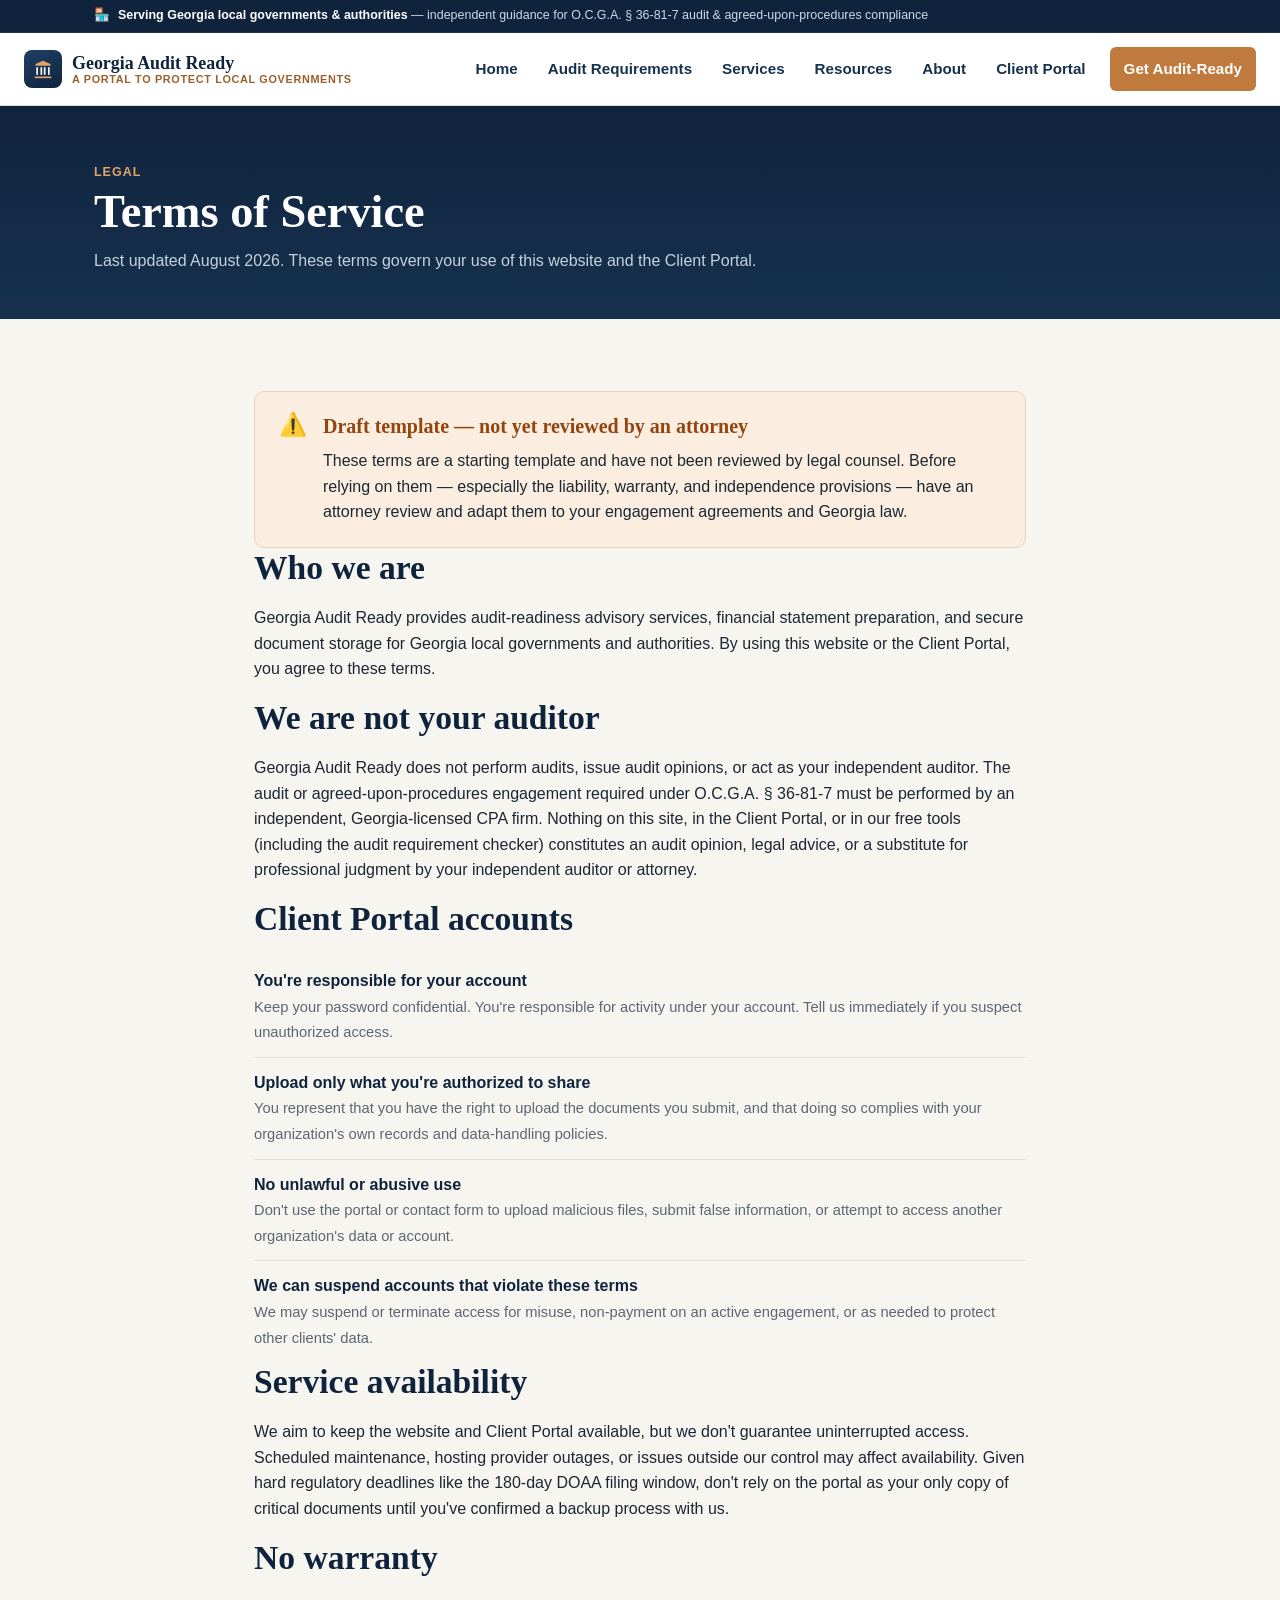
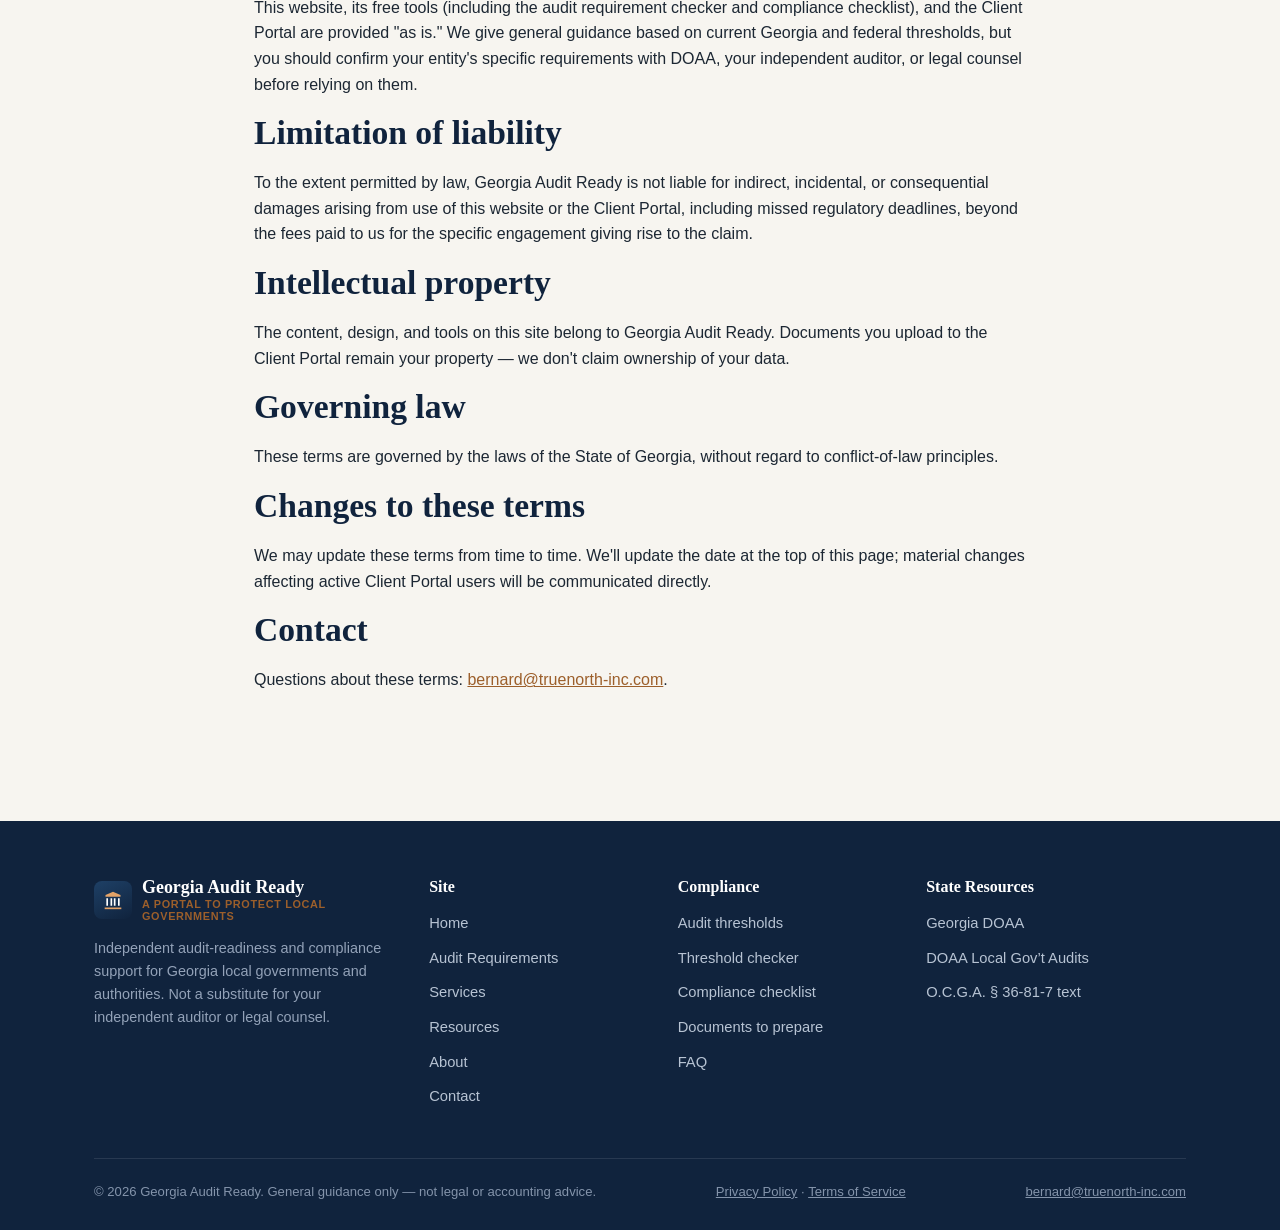
<file: terms.html>
<!DOCTYPE html>
<html lang="en">
<head>
<meta charset="UTF-8">
<meta name="viewport" content="width=device-width, initial-scale=1.0">
<title>Terms of Service | Georgia Audit Ready</title>
<meta name="description" content="Terms governing use of the Georgia Audit Ready website and Client Portal.">
<link rel="canonical" href="https://gaauditportal.com/terms.html">
<meta property="og:type" content="website">
<meta property="og:site_name" content="Georgia Audit Ready">
<meta property="og:title" content="Terms of Service | Georgia Audit Ready">
<meta property="og:description" content="Terms governing use of the Georgia Audit Ready website and Client Portal.">
<meta property="og:url" content="https://gaauditportal.com/terms.html">
<meta name="twitter:card" content="summary">
<meta name="twitter:title" content="Terms of Service | Georgia Audit Ready">
<meta name="twitter:description" content="Terms governing use of the Georgia Audit Ready website and Client Portal.">
<link rel="stylesheet" href="css/style.css">
<link rel="icon" href="data:image/svg+xml,%3Csvg xmlns='http://www.w3.org/2000/svg' viewBox='0 0 24 24'%3E%3Crect width='24' height='24' rx='5' fill='%2310233d'/%3E%3Cpath d='M12 3L4 6.5v2h16v-2z' fill='%23e3a368'/%3E%3Cpath d='M5 10h2v8H5zm12 0h2v8h-2zM9.5 10h2v8h-2zm3 0h2v8h-2z' fill='%23fff'/%3E%3Cpath d='M3 19h18v2H3z' fill='%23e3a368'/%3E%3C/svg%3E">
</head>
<body>
<a href="#main" class="skip-link">Skip to content</a>

<div class="gov-banner">
  <div class="container">
    <span>&#127978;</span>
    <span><strong>Serving Georgia local governments &amp; authorities</strong> &mdash; independent guidance for O.C.G.A. § 36-81-7 audit &amp; agreed-upon-procedures compliance</span>
  </div>
</div>

<header class="site-header">
  <div class="nav-wrap">
    <a href="index.html" class="brand">
      <span class="brand-mark" aria-hidden="true">
        <svg viewBox="0 0 24 24" fill="none" xmlns="http://www.w3.org/2000/svg">
          <path d="M12 2L3 6v2h18V6l-9-4z" fill="#e3a368"/>
          <path d="M4 10h2v9H4v-9zm14 0h2v9h-2v-9zM9 10h2v9H9v-9zm4 0h2v9h-2v-9z" fill="#fff"/>
          <path d="M2 21h20v2H2z" fill="#e3a368"/>
        </svg>
      </span>
      <span class="brand-text">
        <span class="name">Georgia Audit Ready</span>
        <span class="tag">A Portal to Protect Local Governments</span>
      </span>
    </a>
    <button class="nav-toggle" aria-label="Toggle navigation" aria-expanded="false">
      <span></span>
    </button>
    <nav class="primary-nav" aria-label="Primary">
      <a href="index.html">Home</a>
      <a href="requirements.html">Audit Requirements</a>
      <a href="services.html">Services</a>
      <a href="resources.html">Resources</a>
      <a href="about.html">About</a>
      <a href="portal-login.html">Client Portal</a>
      <a href="contact.html" class="nav-cta">Get Audit-Ready</a>
    </nav>
  </div>
</header>

<main id="main">

  <div class="page-header">
    <div class="container">
      <span class="eyebrow">Legal</span>
      <h1>Terms of Service</h1>
      <p>Last updated August 2026. These terms govern your use of this website and the Client Portal.</p>
    </div>
  </div>

  <section>
    <div class="container-narrow">

      <div class="callout warn">
        <div class="glyph">&#9888;&#65039;</div>
        <div>
          <h3>Draft template &mdash; not yet reviewed by an attorney</h3>
          <p>These terms are a starting template and have not been reviewed by legal counsel. Before relying on them &mdash; especially the liability, warranty, and independence provisions &mdash; have an attorney review and adapt them to your engagement agreements and Georgia law.</p>
        </div>
      </div>

      <h2>Who we are</h2>
      <p>Georgia Audit Ready provides audit-readiness advisory services, financial statement preparation, and secure document storage for Georgia local governments and authorities. By using this website or the Client Portal, you agree to these terms.</p>

      <h2>We are not your auditor</h2>
      <p>Georgia Audit Ready does not perform audits, issue audit opinions, or act as your independent auditor. The audit or agreed-upon-procedures engagement required under O.C.G.A. § 36-81-7 must be performed by an independent, Georgia-licensed CPA firm. Nothing on this site, in the Client Portal, or in our free tools (including the audit requirement checker) constitutes an audit opinion, legal advice, or a substitute for professional judgment by your independent auditor or attorney.</p>

      <h2>Client Portal accounts</h2>
      <ul class="checklist" style="margin-top:16px;">
        <li>
          <label style="cursor:default;">
            <span class="item-title">You're responsible for your account</span>
            <span class="item-desc">Keep your password confidential. You're responsible for activity under your account. Tell us immediately if you suspect unauthorized access.</span>
          </label>
        </li>
        <li>
          <label style="cursor:default;">
            <span class="item-title">Upload only what you're authorized to share</span>
            <span class="item-desc">You represent that you have the right to upload the documents you submit, and that doing so complies with your organization's own records and data-handling policies.</span>
          </label>
        </li>
        <li>
          <label style="cursor:default;">
            <span class="item-title">No unlawful or abusive use</span>
            <span class="item-desc">Don't use the portal or contact form to upload malicious files, submit false information, or attempt to access another organization's data or account.</span>
          </label>
        </li>
        <li>
          <label style="cursor:default;">
            <span class="item-title">We can suspend accounts that violate these terms</span>
            <span class="item-desc">We may suspend or terminate access for misuse, non-payment on an active engagement, or as needed to protect other clients' data.</span>
          </label>
        </li>
      </ul>

      <h2>Service availability</h2>
      <p>We aim to keep the website and Client Portal available, but we don't guarantee uninterrupted access. Scheduled maintenance, hosting provider outages, or issues outside our control may affect availability. Given hard regulatory deadlines like the 180-day DOAA filing window, don't rely on the portal as your only copy of critical documents until you've confirmed a backup process with us.</p>

      <h2>No warranty</h2>
      <p>This website, its free tools (including the audit requirement checker and compliance checklist), and the Client Portal are provided "as is." We give general guidance based on current Georgia and federal thresholds, but you should confirm your entity's specific requirements with DOAA, your independent auditor, or legal counsel before relying on them.</p>

      <h2>Limitation of liability</h2>
      <p>To the extent permitted by law, Georgia Audit Ready is not liable for indirect, incidental, or consequential damages arising from use of this website or the Client Portal, including missed regulatory deadlines, beyond the fees paid to us for the specific engagement giving rise to the claim.</p>

      <h2>Intellectual property</h2>
      <p>The content, design, and tools on this site belong to Georgia Audit Ready. Documents you upload to the Client Portal remain your property &mdash; we don't claim ownership of your data.</p>

      <h2>Governing law</h2>
      <p>These terms are governed by the laws of the State of Georgia, without regard to conflict-of-law principles.</p>

      <h2>Changes to these terms</h2>
      <p>We may update these terms from time to time. We'll update the date at the top of this page; material changes affecting active Client Portal users will be communicated directly.</p>

      <h2>Contact</h2>
      <p>Questions about these terms: <a href="mailto:bernard@truenorth-inc.com">bernard@truenorth-inc.com</a>.</p>

    </div>
  </section>

</main>

<footer class="site-footer">
  <div class="container">
    <div class="footer-grid">
      <div class="footer-brand">
        <div class="brand" style="margin-bottom:14px;">
          <span class="brand-mark" aria-hidden="true">
            <svg viewBox="0 0 24 24" fill="none" xmlns="http://www.w3.org/2000/svg">
              <path d="M12 2L3 6v2h18V6l-9-4z" fill="#e3a368"/>
              <path d="M4 10h2v9H4v-9zm14 0h2v9h-2v-9zM9 10h2v9H9v-9zm4 0h2v9h-2v-9z" fill="#fff"/>
              <path d="M2 21h20v2H2z" fill="#e3a368"/>
            </svg>
          </span>
          <span class="brand-text">
            <span class="name" style="color:#fff;">Georgia Audit Ready</span>
            <span class="tag">A Portal to Protect Local Governments</span>
          </span>
        </div>
        <p>Independent audit-readiness and compliance support for Georgia local governments and authorities. Not a substitute for your independent auditor or legal counsel.</p>
      </div>
      <div>
        <h4>Site</h4>
        <ul>
          <li><a href="index.html">Home</a></li>
          <li><a href="requirements.html">Audit Requirements</a></li>
          <li><a href="services.html">Services</a></li>
          <li><a href="resources.html">Resources</a></li>
          <li><a href="about.html">About</a></li>
          <li><a href="contact.html">Contact</a></li>
        </ul>
      </div>
      <div>
        <h4>Compliance</h4>
        <ul>
          <li><a href="requirements.html#thresholds">Audit thresholds</a></li>
          <li><a href="requirements.html#threshold-tool">Threshold checker</a></li>
          <li><a href="resources.html#checklist">Compliance checklist</a></li>
          <li><a href="resources.html#documents">Documents to prepare</a></li>
          <li><a href="resources.html#faq">FAQ</a></li>
        </ul>
      </div>
      <div>
        <h4>State Resources</h4>
        <ul>
          <li><a href="https://www.audits.ga.gov/" target="_blank" rel="noopener">Georgia DOAA</a></li>
          <li><a href="https://www.audits.ga.gov/NALGAD/Local_Government_Audits.html" target="_blank" rel="noopener">DOAA Local Gov&rsquo;t Audits</a></li>
          <li><a href="https://law.justia.com/codes/georgia/title-36/provisions-applicable-to-counties-municipal-corporations-and-other-governmental-entities/chapter-81/article-1/section-36-81-7/" target="_blank" rel="noopener">O.C.G.A. § 36-81-7 text</a></li>
        </ul>
      </div>
    </div>
    <div class="footer-bottom">
      <span>&copy; <span data-year>2026</span> Georgia Audit Ready. General guidance only &mdash; not legal or accounting advice.</span>
      <span><a href="privacy.html">Privacy Policy</a> &middot; <a href="terms.html">Terms of Service</a></span>
      <span><a href="contact.html">bernard@truenorth-inc.com</a></span>
    </div>
  </div>
</footer>
<script src="js/main.js"></script>
</body>
</html>
</file>
<file: css/style.css>
/* ==========================================================================
   Georgia Audit Ready — shared styles
   ========================================================================== */

:root {
  --navy: #10233d;
  --navy-2: #16324f;
  --navy-3: #1e4066;
  --accent: #c17a3d;
  --accent-light: #e3a368;
  --accent-dark: #9c5f2b;
  --bg: #f7f5f0;
  --surface: #ffffff;
  --text: #1c2733;
  --muted: #5b6773;
  --border: #e3ded2;
  --success: #2f6b4f;
  --success-bg: #eaf3ee;
  --warn: #92450f;
  --warn-bg: #fbeee0;
  --shadow: 0 1px 2px rgba(16, 35, 61, 0.06), 0 4px 16px rgba(16, 35, 61, 0.07);
  --radius: 10px;
  --serif: Georgia, "Iowan Old Style", "Palatino Linotype", "Times New Roman", serif;
  --sans: -apple-system, BlinkMacSystemFont, "Segoe UI", Roboto, Helvetica, Arial, sans-serif;
}

* { box-sizing: border-box; }
html { scroll-behavior: smooth; }

body {
  margin: 0;
  font-family: var(--sans);
  color: var(--text);
  background: var(--bg);
  line-height: 1.6;
  -webkit-font-smoothing: antialiased;
}

img { max-width: 100%; display: block; }

h1, h2, h3, h4 {
  font-family: var(--serif);
  color: var(--navy);
  line-height: 1.2;
  margin: 0 0 0.5em;
}

h1 { font-size: clamp(2rem, 4vw, 2.9rem); }
h2 { font-size: clamp(1.5rem, 3vw, 2.1rem); }
h3 { font-size: 1.25rem; }

p { margin: 0 0 1em; }

a { color: var(--accent-dark); }
a:hover { color: var(--accent); }

.container {
  max-width: 1140px;
  margin: 0 auto;
  padding: 0 24px;
}

.container-narrow {
  max-width: 820px;
  margin: 0 auto;
  padding: 0 24px;
}

/* Skip link */
.skip-link {
  position: absolute;
  left: -999px;
  top: 0;
  background: var(--accent);
  color: #fff;
  padding: 10px 16px;
  z-index: 200;
  border-radius: 0 0 6px 0;
}
.skip-link:focus { left: 0; }

/* ---------------- Top banner ---------------- */
.gov-banner {
  background: var(--navy);
  color: #cfd9e6;
  font-size: 0.78rem;
  padding: 6px 0;
  border-bottom: 1px solid rgba(255,255,255,0.08);
}
.gov-banner .container { display: flex; align-items: center; gap: 8px; }
.gov-banner strong { color: #fff; }

/* ---------------- Header / nav ---------------- */
header.site-header {
  background: var(--surface);
  border-bottom: 1px solid var(--border);
  position: sticky;
  top: 0;
  z-index: 100;
}

.nav-wrap {
  display: flex;
  align-items: center;
  justify-content: space-between;
  padding: 14px 24px;
}

.brand {
  display: flex;
  align-items: center;
  gap: 10px;
  text-decoration: none;
  color: var(--navy);
}

.brand-mark {
  width: 38px;
  height: 38px;
  border-radius: 8px;
  background: linear-gradient(155deg, var(--navy-3), var(--navy));
  display: flex;
  align-items: center;
  justify-content: center;
  flex-shrink: 0;
}
.brand-mark svg { width: 20px; height: 20px; }

.brand-text { display: flex; flex-direction: column; line-height: 1.15; }
.brand-text .name { font-family: var(--serif); font-weight: 700; font-size: 1.12rem; color: var(--navy); }
.brand-text .tag { font-size: 0.68rem; letter-spacing: 0.06em; text-transform: uppercase; color: var(--accent-dark); font-weight: 600; }

nav.primary-nav { display: flex; align-items: center; gap: 2px; }
nav.primary-nav a {
  color: var(--navy-2);
  text-decoration: none;
  font-size: 0.95rem;
  font-weight: 600;
  padding: 10px 14px;
  border-radius: 6px;
  transition: background 0.15s ease, color 0.15s ease;
}
nav.primary-nav a:hover { background: var(--bg); color: var(--accent-dark); }
nav.primary-nav a.active { color: var(--accent-dark); }

.nav-cta {
  background: var(--accent) !important;
  color: #fff !important;
  margin-left: 8px;
}
.nav-cta:hover { background: var(--accent-dark) !important; color: #fff !important; }

.nav-toggle {
  display: none;
  background: none;
  border: 1px solid var(--border);
  border-radius: 6px;
  padding: 8px 10px;
  cursor: pointer;
}
.nav-toggle span, .nav-toggle span::before, .nav-toggle span::after {
  display: block;
  width: 20px;
  height: 2px;
  background: var(--navy);
  position: relative;
  content: "";
}
.nav-toggle span::before { top: -6px; }
.nav-toggle span::after { top: 4px; }

/* ---------------- Hero ---------------- */
.hero {
  background:
    radial-gradient(1100px 500px at 85% -10%, rgba(227,163,104,0.18), transparent),
    linear-gradient(180deg, var(--navy) 0%, var(--navy-2) 100%);
  color: #eef2f7;
  padding: 76px 0 84px;
}
.hero .eyebrow {
  display: inline-block;
  font-size: 0.78rem;
  letter-spacing: 0.08em;
  text-transform: uppercase;
  color: var(--accent-light);
  background: rgba(227,163,104,0.12);
  border: 1px solid rgba(227,163,104,0.3);
  padding: 5px 12px;
  border-radius: 999px;
  margin-bottom: 18px;
  font-weight: 700;
}
.hero h1 { color: #fff; max-width: 780px; }
.hero p.lead {
  color: #c6d1e0;
  font-size: 1.14rem;
  max-width: 640px;
  margin-bottom: 28px;
}
.hero-actions { display: flex; gap: 14px; flex-wrap: wrap; }

.btn {
  display: inline-flex;
  align-items: center;
  gap: 8px;
  font-weight: 700;
  font-size: 0.96rem;
  text-decoration: none;
  padding: 13px 24px;
  border-radius: 8px;
  border: 1px solid transparent;
  cursor: pointer;
  transition: transform 0.12s ease, background 0.15s ease, box-shadow 0.15s ease;
  font-family: var(--sans);
}
.btn:hover { transform: translateY(-1px); }
.btn-primary { background: var(--accent); color: #fff; box-shadow: 0 6px 18px rgba(193,122,61,0.35); }
.btn-primary:hover { background: var(--accent-dark); color: #fff; }
.btn-ghost { background: transparent; color: #eef2f7; border-color: rgba(255,255,255,0.35); }
.btn-ghost:hover { background: rgba(255,255,255,0.08); color: #fff; }
.btn-navy { background: var(--navy); color: #fff; }
.btn-navy:hover { background: var(--navy-3); color: #fff; }
.btn-outline { background: transparent; color: var(--navy); border-color: var(--border); }
.btn-outline:hover { border-color: var(--accent); color: var(--accent-dark); }
.btn-block { width: 100%; justify-content: center; }

.hero-stats {
  display: grid;
  grid-template-columns: repeat(3, 1fr);
  gap: 18px;
  margin-top: 52px;
  max-width: 720px;
}
.hero-stats .stat { border-top: 2px solid rgba(227,163,104,0.5); padding-top: 12px; }
.hero-stats .stat .num { font-family: var(--serif); font-size: 1.7rem; color: #fff; font-weight: 700; }
.hero-stats .stat .label { font-size: 0.82rem; color: #aebbcc; }

/* ---------------- Sections ---------------- */
section { padding: 72px 0; }
section.tight { padding: 48px 0; }
.section-head { max-width: 680px; margin-bottom: 40px; }
.section-head .kicker {
  text-transform: uppercase;
  letter-spacing: 0.08em;
  font-size: 0.78rem;
  font-weight: 700;
  color: var(--accent-dark);
  margin-bottom: 8px;
  display: block;
}
.section-head p { color: var(--muted); font-size: 1.05rem; }

.alt-bg { background: var(--surface); border-top: 1px solid var(--border); border-bottom: 1px solid var(--border); }

/* ---------------- Cards / grids ---------------- */
.grid { display: grid; gap: 24px; }
.grid-3 { grid-template-columns: repeat(3, 1fr); }
.grid-2 { grid-template-columns: repeat(2, 1fr); }
.grid-4 { grid-template-columns: repeat(4, 1fr); }

.card {
  background: var(--surface);
  border: 1px solid var(--border);
  border-radius: var(--radius);
  padding: 28px;
  box-shadow: var(--shadow);
}
.card h3 { margin-bottom: 10px; }
.card p:last-child { margin-bottom: 0; }
.card .icon {
  width: 44px;
  height: 44px;
  border-radius: 9px;
  background: var(--bg);
  border: 1px solid var(--border);
  display: flex;
  align-items: center;
  justify-content: center;
  margin-bottom: 16px;
  color: var(--accent-dark);
}
.card .icon svg { width: 22px; height: 22px; }

.doc-list { list-style: none; margin: 14px 0 0; padding: 0; }
.doc-list li {
  position: relative;
  padding: 7px 0 7px 20px;
  font-size: 0.92rem;
  color: var(--muted);
  border-bottom: 1px dashed var(--border);
}
.doc-list li:last-child { border-bottom: none; }
.doc-list li::before {
  content: "";
  position: absolute;
  left: 2px;
  top: 15px;
  width: 7px;
  height: 7px;
  border-radius: 2px;
  background: var(--accent-light);
}
.doc-card .badge { margin-bottom: 12px; }
.doc-storage {
  display: flex;
  gap: 8px;
  align-items: flex-start;
  margin-top: 14px;
  padding-top: 12px;
  border-top: 1px solid var(--border);
  font-size: 0.82rem;
  color: var(--navy-2);
}
.doc-storage .glyph { flex-shrink: 0; line-height: 1.3; }
.doc-storage strong { color: var(--accent-dark); }

.service-card { display: flex; flex-direction: column; }
.service-card .price-tag {
  margin-top: auto;
  padding-top: 14px;
  font-size: 0.85rem;
  color: var(--muted);
  border-top: 1px dashed var(--border);
}

/* Timeline / process */
.process-list { list-style: none; margin: 0; padding: 0; counter-reset: step; }
.process-list li {
  counter-increment: step;
  display: grid;
  grid-template-columns: 48px 1fr;
  gap: 18px;
  padding: 22px 0;
  border-bottom: 1px solid var(--border);
}
.process-list li:last-child { border-bottom: none; }
.process-list li::before {
  content: counter(step);
  width: 40px;
  height: 40px;
  border-radius: 50%;
  background: var(--navy);
  color: #fff;
  font-family: var(--serif);
  font-weight: 700;
  display: flex;
  align-items: center;
  justify-content: center;
}
.process-list h3 { margin-bottom: 6px; }
.process-list p { color: var(--muted); margin: 0; }

/* Tables */
table.data-table { width: 100%; border-collapse: collapse; background: var(--surface); border-radius: var(--radius); overflow: hidden; box-shadow: var(--shadow); }
table.data-table th, table.data-table td { padding: 14px 16px; text-align: left; border-bottom: 1px solid var(--border); font-size: 0.95rem; }
table.data-table thead th { background: var(--navy); color: #fff; font-family: var(--serif); font-weight: 700; }
table.data-table tbody tr:last-child td { border-bottom: none; }
table.data-table tbody tr:nth-child(even) { background: #fbfaf7; }
.table-wrap { overflow-x: auto; }

/* Callouts */
.callout {
  border-radius: var(--radius);
  padding: 22px 24px;
  border: 1px solid var(--border);
  display: flex;
  gap: 16px;
  align-items: flex-start;
}
.callout.warn { background: var(--warn-bg); border-color: #ecd2b3; }
.callout.warn h3 { color: var(--warn); }
.callout.success { background: var(--success-bg); border-color: #c9e0d3; }
.callout.success h3 { color: var(--success); }
.callout.info { background: #eef2f7; border-color: #cfd9e6; }
.callout.info h3 { color: var(--navy); }
.callout .glyph { font-size: 1.4rem; line-height: 1; }
.callout p:last-child { margin-bottom: 0; }

/* Badges */
.badge {
  display: inline-block;
  font-size: 0.72rem;
  font-weight: 700;
  text-transform: uppercase;
  letter-spacing: 0.05em;
  padding: 4px 10px;
  border-radius: 999px;
  background: var(--bg);
  border: 1px solid var(--border);
  color: var(--muted);
}
.badge.gold { background: #fbeee0; color: var(--accent-dark); border-color: #ecd2b3; }
.badge.green { background: var(--success-bg); color: var(--success); border-color: #c9e0d3; }

/* CTA band */
.cta-band {
  background: linear-gradient(135deg, var(--navy) 0%, var(--navy-3) 100%);
  color: #fff;
  border-radius: var(--radius);
  padding: 48px;
  display: flex;
  align-items: center;
  justify-content: space-between;
  gap: 24px;
  flex-wrap: wrap;
}
.cta-band h2 { color: #fff; margin-bottom: 6px; }
.cta-band p { color: #c6d1e0; margin: 0; }

/* Checklist */
.checklist { list-style: none; margin: 0; padding: 0; }
.checklist li {
  display: flex;
  gap: 12px;
  align-items: flex-start;
  padding: 12px 0;
  border-bottom: 1px solid var(--border);
}
.checklist li:last-child { border-bottom: none; }
.checklist input[type="checkbox"] {
  width: 20px;
  height: 20px;
  margin-top: 2px;
  accent-color: var(--accent);
  flex-shrink: 0;
}
.checklist label { cursor: pointer; }
.checklist .item-title { font-weight: 700; color: var(--navy); display: block; }
.checklist .item-desc { color: var(--muted); font-size: 0.92rem; }
.checklist li.checked .item-title,
.checklist li.checked .item-desc { text-decoration: line-through; opacity: 0.55; }

.checklist-progress {
  display: flex;
  align-items: center;
  gap: 14px;
  margin-bottom: 22px;
  font-size: 0.9rem;
  color: var(--muted);
}
.checklist-progress .bar {
  flex: 1;
  height: 8px;
  border-radius: 999px;
  background: var(--border);
  overflow: hidden;
}
.checklist-progress .bar > span {
  display: block;
  height: 100%;
  background: var(--accent);
  width: 0%;
  transition: width 0.25s ease;
}

/* Threshold tool */
.tool-card {
  background: var(--surface);
  border: 1px solid var(--border);
  border-radius: var(--radius);
  box-shadow: var(--shadow);
  padding: 32px;
}
.tool-grid { display: grid; grid-template-columns: 1fr 1fr; gap: 24px; }
.field { margin-bottom: 18px; }
.field label { display: block; font-weight: 700; font-size: 0.9rem; color: var(--navy); margin-bottom: 6px; }
.field .hint { font-size: 0.82rem; color: var(--muted); margin-top: 4px; }
.field input[type="number"],
.field input[type="text"],
.field input[type="email"],
.field select,
.field textarea {
  width: 100%;
  padding: 11px 13px;
  border: 1px solid var(--border);
  border-radius: 7px;
  font-size: 0.98rem;
  font-family: var(--sans);
  background: #fff;
  color: var(--text);
}
.field textarea { resize: vertical; min-height: 120px; }
.field input:focus, .field select:focus, .field textarea:focus {
  outline: 2px solid var(--accent-light);
  outline-offset: 1px;
  border-color: var(--accent);
}
.checkbox-row { display: flex; align-items: center; gap: 10px; margin-bottom: 18px; }
.checkbox-row input { width: 18px; height: 18px; accent-color: var(--accent); }

.result-box {
  margin-top: 24px;
  border-radius: var(--radius);
  padding: 22px;
  border: 1px solid var(--border);
  display: none;
}
.result-box.show { display: block; }
.result-box h3 { margin-bottom: 8px; }
.result-box ul { margin: 12px 0 0; padding-left: 20px; }
.result-box li { margin-bottom: 6px; }

/* FAQ accordion */
.faq-item { border-bottom: 1px solid var(--border); }
.faq-item:first-child { border-top: 1px solid var(--border); }
.faq-q {
  width: 100%;
  text-align: left;
  background: none;
  border: none;
  padding: 20px 4px;
  font-family: var(--serif);
  font-size: 1.05rem;
  font-weight: 700;
  color: var(--navy);
  display: flex;
  justify-content: space-between;
  align-items: center;
  cursor: pointer;
  gap: 16px;
}
.faq-q .plus { font-size: 1.4rem; color: var(--accent); transition: transform 0.2s ease; flex-shrink: 0; }
.faq-item.open .faq-q .plus { transform: rotate(45deg); }
.faq-a {
  max-height: 0;
  overflow: hidden;
  transition: max-height 0.25s ease;
  color: var(--muted);
}
.faq-item.open .faq-a { max-height: 400px; }
.faq-a-inner { padding: 0 4px 20px; }

/* Team */
.team-card { text-align: left; }
.team-card .avatar {
  width: 68px;
  height: 68px;
  border-radius: 50%;
  background: linear-gradient(155deg, var(--navy-3), var(--navy));
  color: #fff;
  display: flex;
  align-items: center;
  justify-content: center;
  font-family: var(--serif);
  font-weight: 700;
  font-size: 1.3rem;
  margin-bottom: 14px;
}
.team-card .role { color: var(--accent-dark); font-weight: 700; font-size: 0.88rem; text-transform: uppercase; letter-spacing: 0.04em; margin-bottom: 10px; }

/* Testimonial */
.quote-card {
  background: var(--surface);
  border-left: 4px solid var(--accent);
  border-radius: 0 var(--radius) var(--radius) 0;
  padding: 26px 28px;
  box-shadow: var(--shadow);
}
.quote-card p.quote { font-family: var(--serif); font-size: 1.12rem; color: var(--navy); font-style: italic; }
.quote-card .attribution { font-size: 0.88rem; color: var(--muted); font-weight: 700; }

/* Contact page */
.contact-grid { display: grid; grid-template-columns: 1.1fr 0.9fr; gap: 40px; align-items: start; }
.contact-info-card { background: var(--navy); color: #fff; border-radius: var(--radius); padding: 32px; }
.contact-info-card h3 { color: #fff; }
.contact-info-card .row { display: flex; gap: 12px; margin-bottom: 18px; align-items: flex-start; }
.contact-info-card .row .glyph { color: var(--accent-light); font-size: 1.15rem; }
.contact-info-card a { color: #dce6f2; }
.contact-info-card hr { border: none; border-top: 1px solid rgba(255,255,255,0.15); margin: 22px 0; }

.form-success {
  display: none;
  background: var(--success-bg);
  border: 1px solid #c9e0d3;
  color: var(--success);
  border-radius: 8px;
  padding: 16px 18px;
  margin-bottom: 18px;
  font-weight: 600;
}
.form-success.show { display: block; }

/* Breadcrumb / page header */
.page-header {
  background: linear-gradient(180deg, var(--navy) 0%, var(--navy-2) 100%);
  color: #fff;
  padding: 52px 0 46px;
}
.page-header .eyebrow {
  text-transform: uppercase;
  letter-spacing: 0.08em;
  font-size: 0.78rem;
  color: var(--accent-light);
  font-weight: 700;
  margin-bottom: 10px;
}
.page-header h1 { color: #fff; margin-bottom: 8px; }
.page-header p { color: #c6d1e0; max-width: 680px; margin: 0; }

/* Footer */
footer.site-footer {
  background: var(--navy);
  color: #b7c3d3;
  padding: 56px 0 28px;
  margin-top: 40px;
}
.footer-grid { display: grid; grid-template-columns: 1.4fr 1fr 1fr 1.2fr; gap: 32px; margin-bottom: 40px; }
.footer-grid h4 { color: #fff; font-family: var(--serif); font-size: 1rem; margin-bottom: 14px; }
.footer-grid ul { list-style: none; margin: 0; padding: 0; }
.footer-grid li { margin-bottom: 9px; }
.footer-grid a { color: #b7c3d3; text-decoration: none; font-size: 0.92rem; }
.footer-grid a:hover { color: var(--accent-light); }
.footer-brand p { color: #93a2b8; font-size: 0.9rem; }
.footer-bottom {
  border-top: 1px solid rgba(255,255,255,0.1);
  padding-top: 22px;
  display: flex;
  justify-content: space-between;
  flex-wrap: wrap;
  gap: 12px;
  font-size: 0.82rem;
  color: #8494ab;
}
.footer-bottom a { color: #8494ab; }

/* Utility */
.text-center { text-align: center; }
.mt-0 { margin-top: 0; }
.mb-0 { margin-bottom: 0; }
.small { font-size: 0.88rem; color: var(--muted); }
.sr-only {
  position: absolute; width: 1px; height: 1px; padding: 0; margin: -1px;
  overflow: hidden; clip: rect(0,0,0,0); white-space: nowrap; border: 0;
}

/* ---------------- Client portal ---------------- */
.portal-shell {
  min-height: calc(100vh - 140px);
  display: flex;
  align-items: center;
  justify-content: center;
  padding: 48px 24px;
}

.auth-card {
  width: 100%;
  max-width: 460px;
  background: var(--surface);
  border: 1px solid var(--border);
  border-radius: var(--radius);
  box-shadow: var(--shadow);
  padding: 36px;
}
.auth-card h1 { font-size: 1.5rem; margin-bottom: 4px; }
.auth-card .sub { color: var(--muted); margin-bottom: 24px; }

.portal-tabs { display: flex; gap: 4px; margin-bottom: 24px; border-bottom: 1px solid var(--border); }
.portal-tab {
  flex: 1;
  background: none;
  border: none;
  padding: 12px 8px;
  font-weight: 700;
  font-size: 0.95rem;
  color: var(--muted);
  cursor: pointer;
  border-bottom: 2px solid transparent;
  margin-bottom: -1px;
}
.portal-tab.active { color: var(--accent-dark); border-bottom-color: var(--accent); }

.portal-panel { display: none; }
.portal-panel.active { display: block; }

.form-error {
  display: none;
  background: var(--warn-bg);
  border: 1px solid #ecd2b3;
  color: var(--warn);
  border-radius: 8px;
  padding: 12px 14px;
  margin-bottom: 16px;
  font-size: 0.88rem;
}
.form-error.show { display: block; }

.auth-links { text-align: center; margin-top: 16px; font-size: 0.9rem; color: var(--muted); }

/* Dashboard */
.portal-topbar {
  background: var(--navy);
  color: #fff;
  padding: 16px 0;
}
.portal-topbar .container {
  display: flex;
  align-items: center;
  justify-content: space-between;
  gap: 16px;
  flex-wrap: wrap;
}
.portal-topbar .org-info { display: flex; flex-direction: column; }
.portal-topbar .org-info .label { font-size: 0.72rem; text-transform: uppercase; letter-spacing: 0.05em; color: var(--accent-light); font-weight: 700; }
.portal-topbar .org-info .value { font-family: var(--serif); font-size: 1.15rem; font-weight: 700; }
.portal-topbar .user-info { font-size: 0.88rem; color: #c6d1e0; }

.portal-upload { margin: 14px 0; }
.portal-upload-btn { cursor: pointer; }
.portal-upload-status { min-height: 1.2em; color: var(--accent-dark); font-weight: 600; }

.portal-file-list { list-style: none; margin: 0; padding: 0; }
.portal-file-item {
  display: flex;
  align-items: center;
  justify-content: space-between;
  gap: 12px;
  padding: 10px 0;
  border-bottom: 1px dashed var(--border);
  flex-wrap: wrap;
}
.portal-file-item:last-child { border-bottom: none; }
.portal-file-meta { display: flex; flex-direction: column; min-width: 0; }
.portal-file-name { font-weight: 700; color: var(--navy); font-size: 0.9rem; word-break: break-word; }
.portal-file-sub { font-size: 0.78rem; color: var(--muted); }
.portal-file-actions { display: flex; gap: 8px; flex-shrink: 0; }
.portal-file-actions .btn { padding: 6px 12px; font-size: 0.8rem; }
.portal-file-empty { color: var(--muted); font-size: 0.86rem; padding: 8px 0; }

.audit-item {
  display: flex;
  gap: 10px;
  align-items: baseline;
  padding: 9px 0;
  border-bottom: 1px solid var(--border);
  font-size: 0.86rem;
  flex-wrap: wrap;
}
.audit-item:last-child { border-bottom: none; }
.audit-action { font-weight: 700; color: var(--navy); }
.audit-detail { color: var(--muted); flex: 1; min-width: 0; word-break: break-word; }
.audit-time { color: var(--muted); font-size: 0.78rem; margin-left: auto; }

/* ---------------- Responsive ---------------- */
@media (max-width: 900px) {
  .grid-3, .grid-4 { grid-template-columns: repeat(2, 1fr); }
  .tool-grid { grid-template-columns: 1fr; }
  .contact-grid { grid-template-columns: 1fr; }
  .footer-grid { grid-template-columns: 1fr 1fr; }
  .hero-stats { grid-template-columns: repeat(3, 1fr); gap: 12px; }
}

@media (max-width: 720px) {
  .nav-toggle { display: block; }
  nav.primary-nav {
    position: absolute;
    top: 100%;
    left: 0;
    right: 0;
    background: var(--surface);
    border-bottom: 1px solid var(--border);
    flex-direction: column;
    align-items: stretch;
    padding: 10px 16px 18px;
    display: none;
    box-shadow: var(--shadow);
  }
  nav.primary-nav.open { display: flex; }
  nav.primary-nav a { padding: 12px 8px; border-bottom: 1px solid var(--border); border-radius: 0; }
  .nav-cta { margin-left: 0; text-align: center; margin-top: 8px; border-radius: 6px; }
  .grid-2, .grid-3, .grid-4 { grid-template-columns: 1fr; }
  .cta-band { flex-direction: column; align-items: flex-start; padding: 32px; }
  .footer-grid { grid-template-columns: 1fr 1fr; }
  section { padding: 52px 0; }
}
</file>
